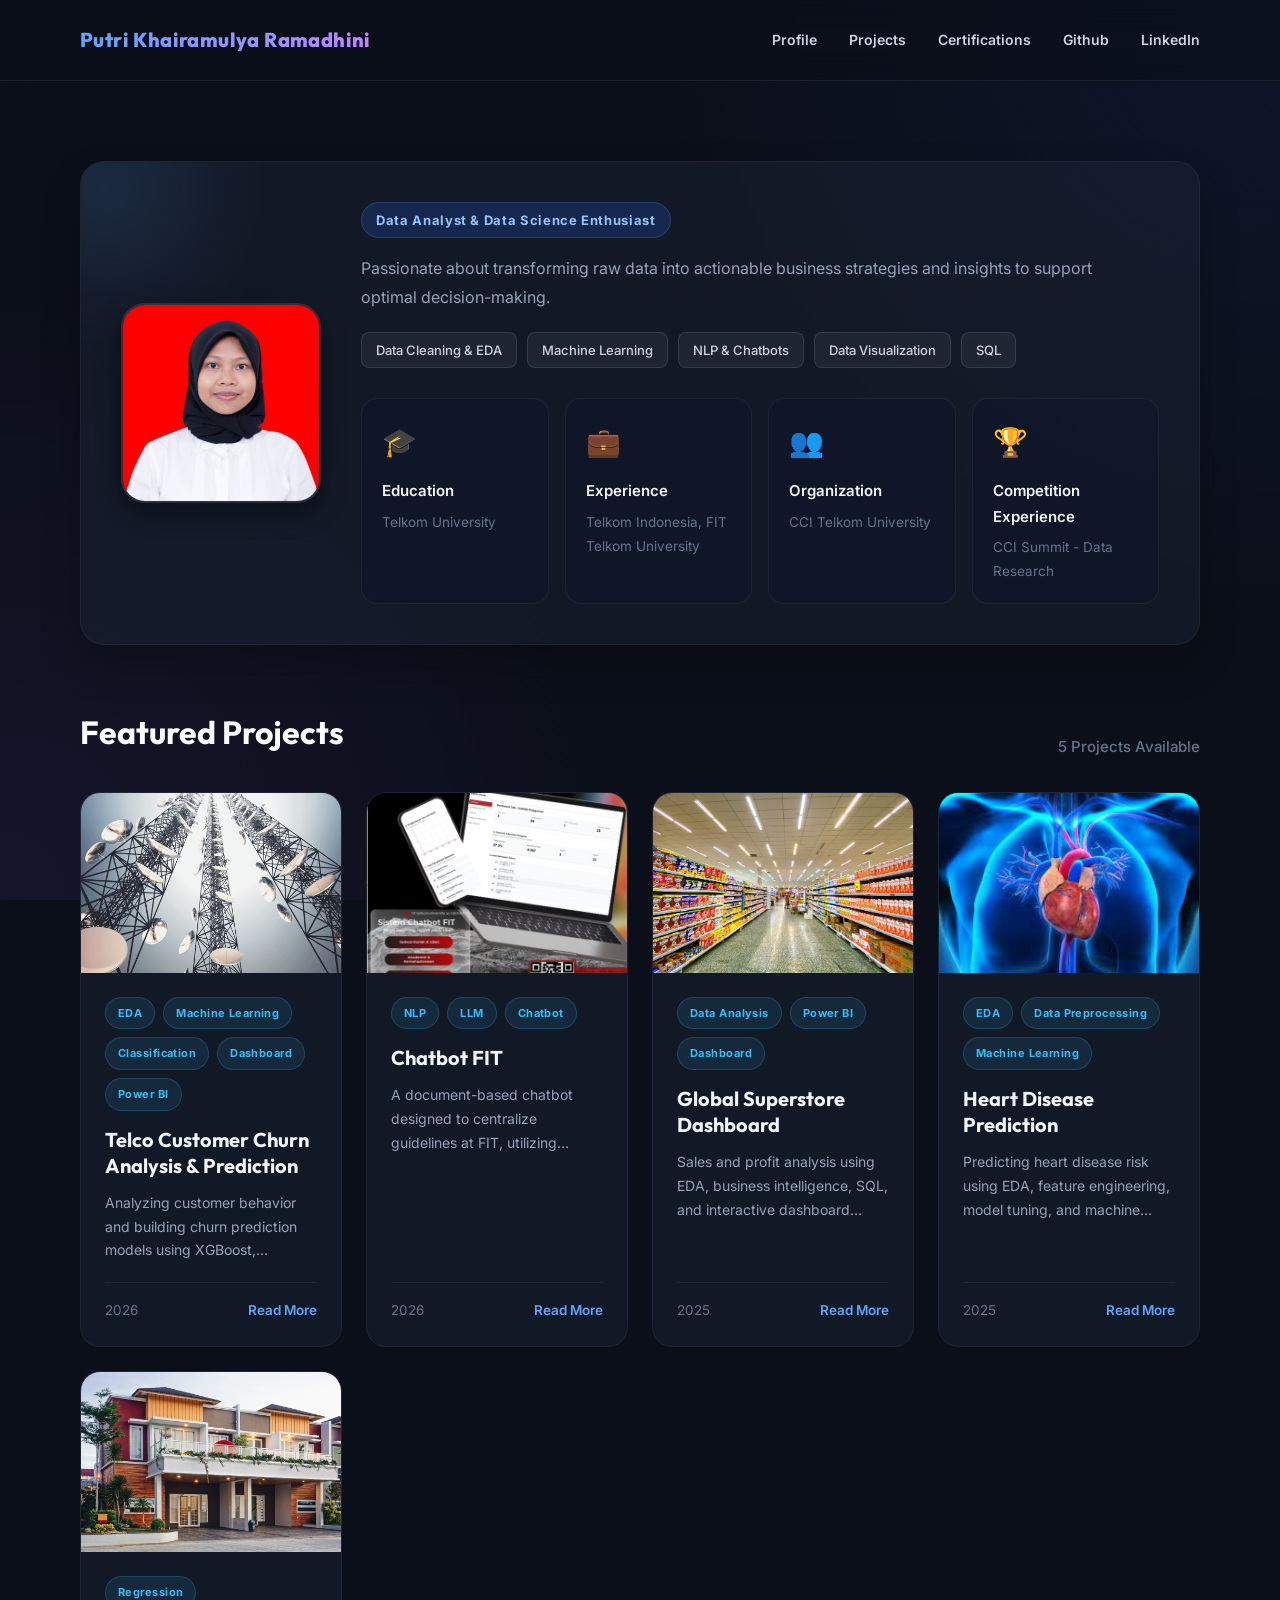
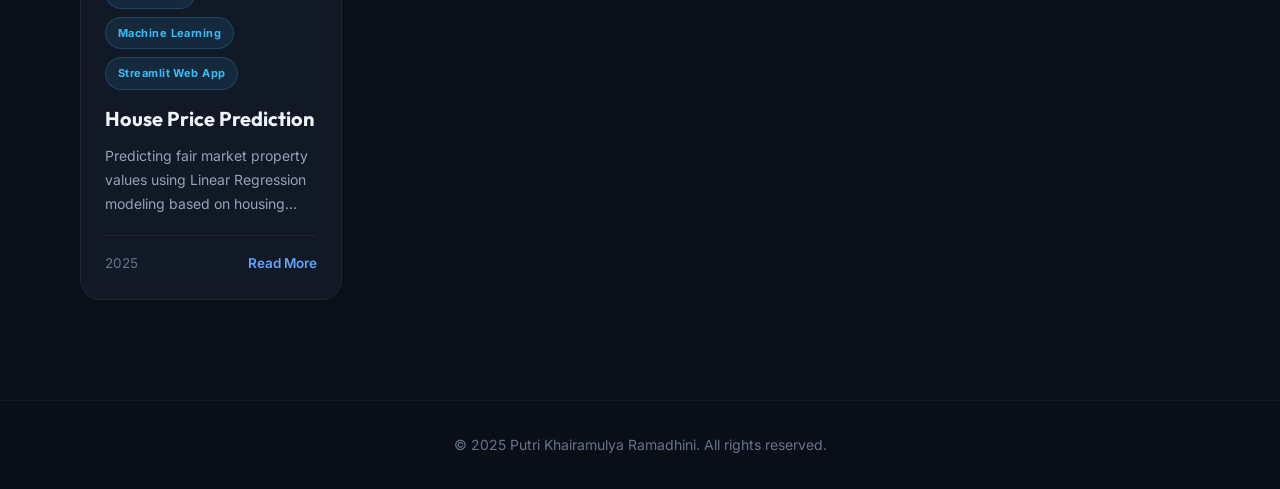
<file: index.html>
<!DOCTYPE html>
<html lang="id">

<head>
  <meta charset="UTF-8" />
  <meta name="viewport" content="width=device-width, initial-scale=1.0" />

  <title>Portfolio | Putri Khairamulya Ramadhini</title>

  <link rel="stylesheet" href="style.css" />
</head>

<body>

  <!-- HEADER -->
  <header>
    <div class="container navbar">

      <a href="index.html" class="brand">
        Putri Khairamulya Ramadhini
      </a>

      <nav class="nav-links">
        <a href="profile-details.html">Profile</a>
        <a href="project.html">Projects</a>
        <a href="certification.html">Certifications</a>

        <a href="https://github.com/putrikhairamulyaR" target="_blank">
          Github
        </a>

        <a href="https://www.linkedin.com/in/putri-khairamulya-ramadhini-48692b2a8" target="_blank">
          LinkedIn
        </a>
      </nav>

    </div>
  </header>

  <!-- MAIN -->
  <main>

    <!-- PROFILE -->
    <section class="container profile-section" id="profile">

      <div class="profile-card">

        <div class="profile-photo">
          <img src="image/profile.jpeg" alt="Foto Profil">
        </div>

        <div class="profile-content">

          <span class="section-label">
            Data Analyst & Data Science Enthusiast
          </span>

          <p>
            Passionate about transforming raw data into actionable business strategies and insights to support optimal
            decision-making.
          </p>

          <div class="skills-list">
            <span class="skill-tag">Data Cleaning & EDA</span>
            <span class="skill-tag">Machine Learning</span>
            <span class="skill-tag">NLP & Chatbots</span>
            <span class="skill-tag">Data Visualization</span>
            <span class="skill-tag">SQL</span>
          </div>

          <div class="profile-icons">

            <a href="profile-details.html#education" class="profile-icon-card">
              <div class="icon">🎓</div>
              <strong>Education</strong>
              <span>Telkom University</span>
            </a>

            <a href="profile-details.html#experience" class="profile-icon-card">
              <div class="icon">💼</div>
              <strong>Experience</strong>
              <span>Telkom Indonesia, FIT Telkom University</span>
            </a>

            <a href="profile-details.html#organization" class="profile-icon-card">
              <div class="icon">👥</div>
              <strong>Organization</strong>
              <span>CCI Telkom University</span>
            </a>

            <a href="profile-details.html#competition" class="profile-icon-card">
              <div class="icon">🏆</div>
              <strong>Competition Experience</strong>
              <span>CCI Summit - Data Research</span>
            </a>

          </div>
        </div>
      </div>
    </section>

    <!-- PROJECTS -->
    <section class="container projects-section" id="projects">

      <div class="section-header">
        <h2>Featured Projects</h2>
        <span>5 Projects Available</span>
      </div>

      <div class="portfolio-grid">
        <article class="card">
          <a href="telco.html">
            <img src="image/telco.png" alt="Telco Customer Churn Analysis">
            <div class="card-content">
              <div class="tags">
                <span class="tag">EDA</span>
                <span class="tag">Machine Learning</span>
                <span class="tag">Classification</span>
                <span class="tag">Dashboard</span>
                <span class="tag">Power BI</span>
              </div>
              <h3>Telco Customer Churn Analysis &amp; Prediction</h3>
              <p>
                Analyzing customer behavior and building churn prediction models using XGBoost, LightGBM,
                and CatBoost to identify at-risk customers.
              </p>
              <div class="card-footer">
                <span>2026</span>
                <span class="read-more">
                  Read More
                </span>
              </div>
            </div>
          </a>
        </article>
        <!-- PROJECT CARD 4 -->
        <article class="card">
          <a href="chatbot FIT.html">
            <img src="image/chatbot.jpeg" alt="Chatbot FIT" onerror="this.src='image/chatbot.png'">
            <div class="card-content">
              <div class="tags">
                <span class="tag">NLP</span>
                <span class="tag">LLM</span>
                <span class="tag">Chatbot</span>
              </div>
              <h3>Chatbot FIT</h3>
              <p>
                A document-based chatbot designed to centralize guidelines at FIT, utilizing Ollama Qwen Instruct,
                Qdrant, and sentiment analysis.
              </p>
              <div class="card-footer">
                <span>2026</span>
                <span class="read-more">
                  Read More
                </span>
              </div>
            </div>
          </a>
        </article>
        <!-- PROJECT CARD 1 -->
        <article class="card">

          <a href="superstore.html">

            <img src="image/globalsuperstore.jpg" alt="Global Superstore Dashboard">

            <div class="card-content">

              <div class="tags">
                <span class="tag">Data Analysis</span>
                <span class="tag">Power BI</span>
                <span class="tag">Dashboard</span>
              </div>

              <h3>Global Superstore Dashboard</h3>

              <p>
                Sales and profit analysis using EDA, business intelligence, SQL, and interactive dashboard visualization
                to uncover regional insights.
              </p>

              <div class="card-footer">
                <span>2025</span>

                <span class="read-more">
                  Read More
                </span>
              </div>

            </div>

          </a>

        </article>

        <!-- PROJECT CARD 2 -->
        <article class="card">

          <a href="HeartDisease.html">

            <img src="image/heart.jpg" alt="Heart Disease Prediction">

            <div class="card-content">

              <div class="tags">
                <span class="tag">EDA</span>
                <span class="tag">Data Preprocessing</span>
                <span class="tag">Machine Learning</span>
              </div>

              <h3>Heart Disease Prediction</h3>

              <p>
                Predicting heart disease risk using EDA, feature engineering, model tuning, and machine learning
                classification algorithms.
              </p>

              <div class="card-footer">
                <span>2025</span>

                <span class="read-more">
                  Read More
                </span>
              </div>

            </div>

          </a>

        </article>

        <!-- PROJECT CARD 3 -->
        <article class="card">
          <a href="prediksi rumah.html">
            <img src="image/rumah.jpg" alt="House Price Prediction">
            <div class="card-content">
              <div class="tags">
                <span class="tag">Regression</span>
                <span class="tag">Machine Learning</span>
                <span class="tag">Streamlit Web App</span>
              </div>
              <h3>House Price Prediction</h3>
              <p>
                Predicting fair market property values using Linear Regression modeling based on housing specifications
                and neighborhood quality factors.
              </p>
              <div class="card-footer">
                <span>2025</span>
                <span class="read-more">
                  Read More
                </span>
              </div>
            </div>
          </a>
        </article>
      </div>

    </section>

  </main>

  <!-- FOOTER -->
  <footer>
    <div class="container">
      © 2025 Putri Khairamulya Ramadhini. All rights reserved.
    </div>
  </footer>

</body>

</html>
</file>
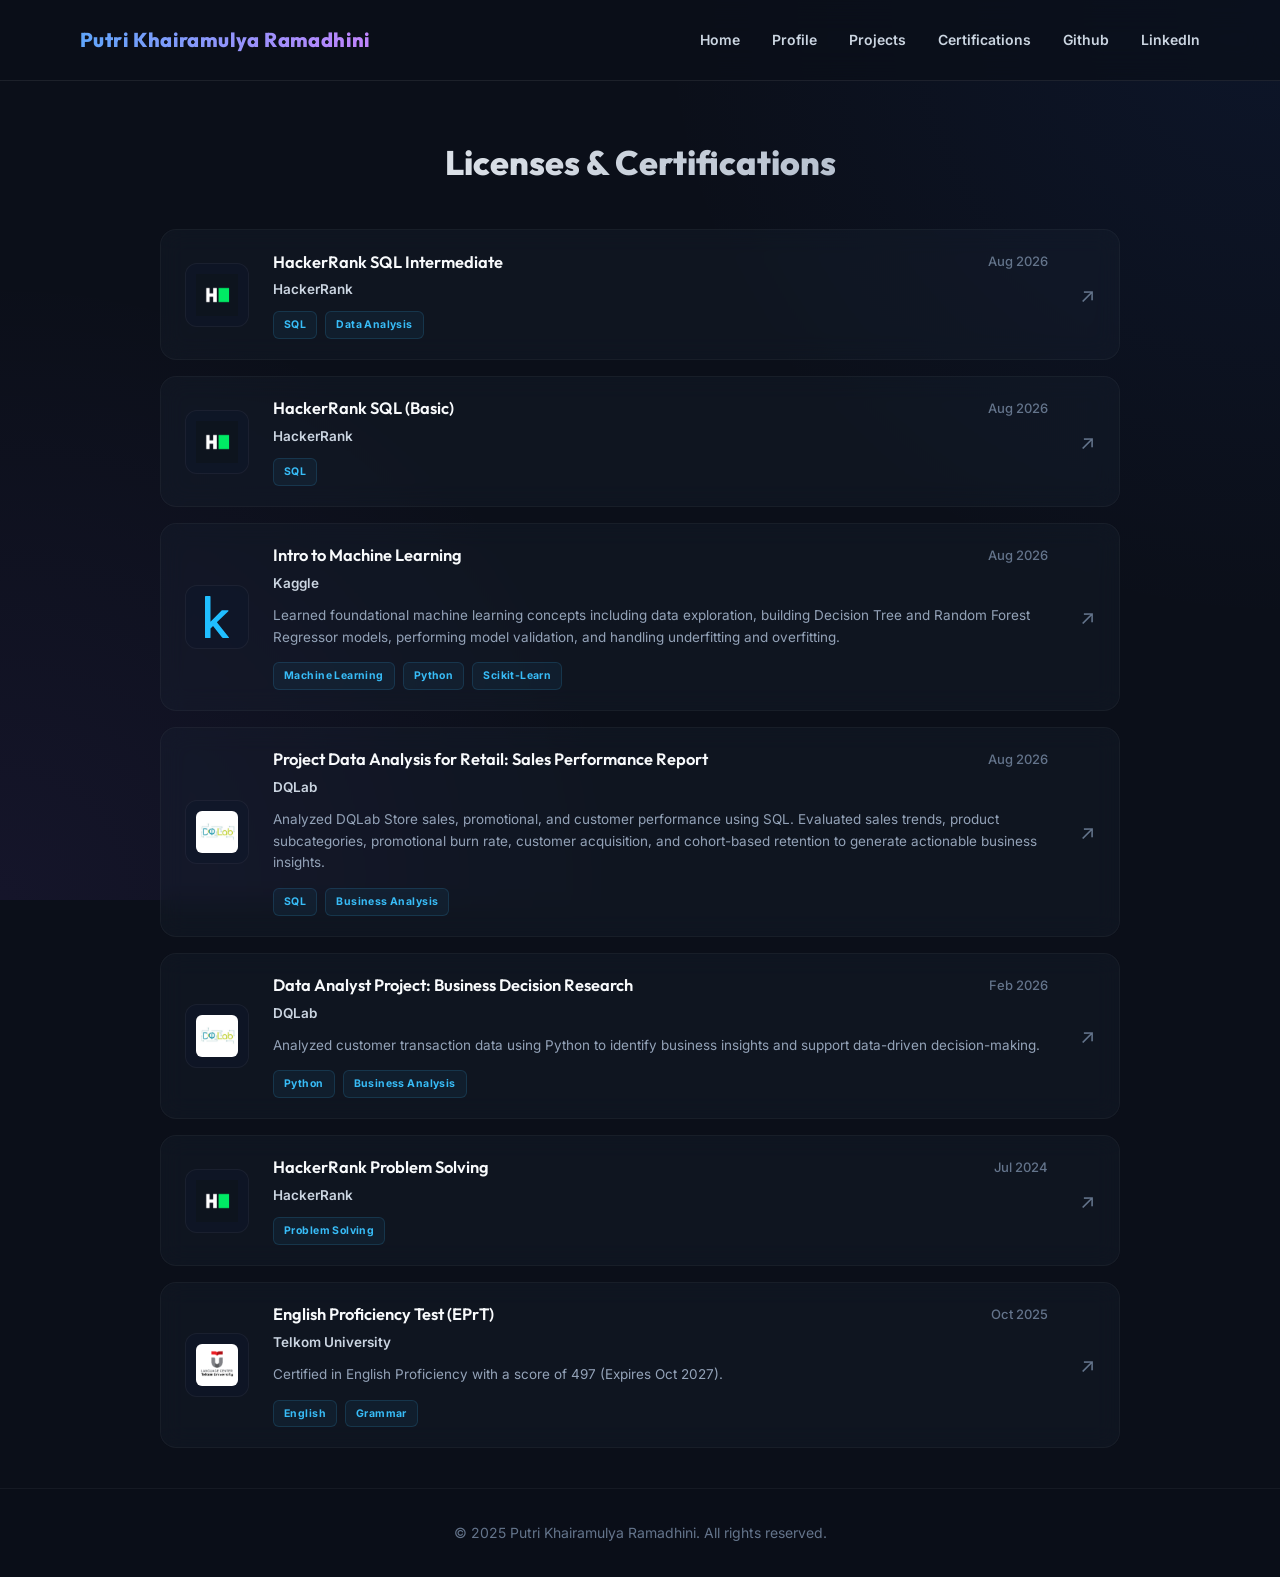
<file: certification.html>
<!DOCTYPE html>
<html lang="id">
<head>
  <meta charset="UTF-8" />
  <meta name="viewport" content="width=device-width, initial-scale=1.0" />
  <title>Certifications | Putri Khairamulya Ramadhini</title>
  <link rel="stylesheet" href="style.css" />
</head>
<body>
  <!-- HEADER -->
  <header>
    <div class="container navbar">
      <a href="index.html" class="brand">Putri Khairamulya Ramadhini</a>
      <nav class="nav-links">
        <a href="index.html">Home</a>
        <a href="profile-details.html">Profile</a>
        <a href="project.html">Projects</a>
        <a href="certification.html">Certifications</a>
        <a href="https://github.com/putrikhairamulyaR" target="_blank">Github</a>
        <a href="https://www.linkedin.com/in/putri-khairamulya-ramadhini-48692b2a8" target="_blank">LinkedIn</a>
      </nav>
    </div>
  </header>

  <!-- MAIN -->
  <main class="container">
    <section class="page-header">
      <h1>Licenses & Certifications</h1>
    </section>

    <section class="project-group">
      <div class="cert-grid">
        
        <!-- CERTIFICATE 1 -->
        <article class="cert-card">
          <a href="SERTIF/sql_intermediate certificate.pdf" target="_blank">
            <div class="cert-logo">
              <img src="image/hackerrank.png" alt="HackerRank Logo">
            </div>
            <div class="cert-content">
              <div class="cert-header-row">
                <h3>HackerRank SQL Intermediate</h3>
                <div class="date">Aug 2026</div>
              </div>
              <div class="cert-meta">
                <span class="issuer">HackerRank</span>
              </div>
              <div class="cert-tags-row">
                <span class="tag">SQL</span>
                <span class="tag">Data Analysis</span>
              </div>
            </div>
            <div class="cert-action">↗</div>
          </a>
        </article>

        <!-- CERTIFICATE 2 -->
        <article class="cert-card">
          <a href="SERTIF/sql_basic certificate.pdf" target="_blank">
            <div class="cert-logo">
              <img src="image/hackerrank.png" alt="HackerRank Logo">
            </div>
            <div class="cert-content">
              <div class="cert-header-row">
                <h3>HackerRank SQL (Basic)</h3>
                <div class="date">Aug 2026</div>
              </div>
              <div class="cert-meta">
                <span class="issuer">HackerRank</span>
              </div>
              <div class="cert-tags-row">
                <span class="tag">SQL</span>
              </div>
            </div>
            <div class="cert-action">↗</div>
          </a>
        </article>

        <!-- CERTIFICATE 3 -->
        <article class="cert-card">
          <a href="SERTIF/putrikhaira - Intro to Machine Learning.pdf" target="_blank">
            <div class="cert-logo">
              <img src="image/kaggle.svg" alt="Kaggle Logo" style="border-radius: 4px;">
            </div>
            <div class="cert-content">
              <div class="cert-header-row">
                <h3>Intro to Machine Learning</h3>
                <div class="date">Aug 2026</div>
              </div>
              <div class="cert-meta">
                <span class="issuer">Kaggle</span>
              </div>
              <p class="desc">Learned foundational machine learning concepts including data exploration, building Decision Tree and Random Forest Regressor models, performing model validation, and handling underfitting and overfitting.</p>
              <div class="cert-tags-row">
                <span class="tag">Machine Learning</span>
                <span class="tag">Python</span>
                <span class="tag">Scikit-Learn</span>
              </div>
            </div>
            <div class="cert-action">↗</div>
          </a>
        </article>

        <!-- CERTIFICATE 4 -->
        <article class="cert-card">
          <a href="SERTIF/certificate-DQLABPRJC4IAIOFO (1).pdf" target="_blank">
            <div class="cert-logo">
              <img src="image/DQLAB.jpg" alt="DQLab Logo" style="border-radius: 6px;">
            </div>
            <div class="cert-content">
              <div class="cert-header-row">
                <h3>Project Data Analysis for Retail: Sales Performance Report</h3>
                <div class="date">Aug 2026</div>
              </div>
              <div class="cert-meta">
                <span class="issuer">DQLab</span>
              </div>
              <p class="desc">Analyzed DQLab Store sales, promotional, and customer performance using SQL. Evaluated sales trends, product subcategories, promotional burn rate, customer acquisition, and cohort-based retention to generate actionable business insights.</p>
              <div class="cert-tags-row">
                <span class="tag">SQL</span>
                <span class="tag">Business Analysis</span>
              </div>
            </div>
            <div class="cert-action">↗</div>
          </a>
        </article>

        <!-- CERTIFICATE 5 -->
        <article class="cert-card">
          <a href="SERTIF/certificate-DQLABDVIZ2HVIWPD.pdf" target="_blank">
            <div class="cert-logo">
              <img src="image/DQLAB.jpg" alt="DQLab Logo" style="border-radius: 6px;">
            </div>
            <div class="cert-content">
              <div class="cert-header-row">
                <h3>Data Analyst Project: Business Decision Research</h3>
                <div class="date">Feb 2026</div>
              </div>
              <div class="cert-meta">
                <span class="issuer">DQLab</span>
              </div>
              <p class="desc">Analyzed customer transaction data using Python to identify business insights and support data-driven decision-making.</p>
              <div class="cert-tags-row">
                <span class="tag">Python</span>
                <span class="tag">Business Analysis</span>
              </div>
            </div>
            <div class="cert-action">↗</div>
          </a>
        </article>

        <!-- CERTIFICATE 6 -->
        <article class="cert-card">
          <a href="SERTIF/problem_solving_basic certificate.pdf" target="_blank">
            <div class="cert-logo">
              <img src="image/hackerrank.png" alt="HackerRank Logo">
            </div>
            <div class="cert-content">
              <div class="cert-header-row">
                <h3>HackerRank Problem Solving</h3>
                <div class="date">Jul 2024</div>
              </div>
              <div class="cert-meta">
                <span class="issuer">HackerRank</span>
              </div>
              <div class="cert-tags-row">
                <span class="tag">Problem Solving</span>
              </div>
            </div>
            <div class="cert-action">↗</div>
          </a>
        </article>

        <!-- CERTIFICATE 7 -->
        <article class="cert-card">
          <a href="SERTIF/EPRT (2).pdf" target="_blank">
            <div class="cert-logo">
              <img src="image/lac eprt.png" alt="EPrT Logo" style="border-radius: 6px;">
            </div>
            <div class="cert-content">
              <div class="cert-header-row">
                <h3>English Proficiency Test (EPrT)</h3>
                <div class="date">Oct 2025</div>
              </div>
              <div class="cert-meta">
                <span class="issuer">Telkom University</span>
              </div>
              <p class="desc">Certified in English Proficiency with a score of 497 (Expires Oct 2027).</p>
              <div class="cert-tags-row">
                <span class="tag">English</span>
                <span class="tag">Grammar</span>
              </div>
            </div>
            <div class="cert-action">↗</div>
          </a>
        </article>

      </div>
    </section>
  </main>

  <!-- FOOTER -->
  <footer>
    <div class="container">
      © 2025 Putri Khairamulya Ramadhini. All rights reserved.
    </div>
  </footer>
</body>
</html>
</file>
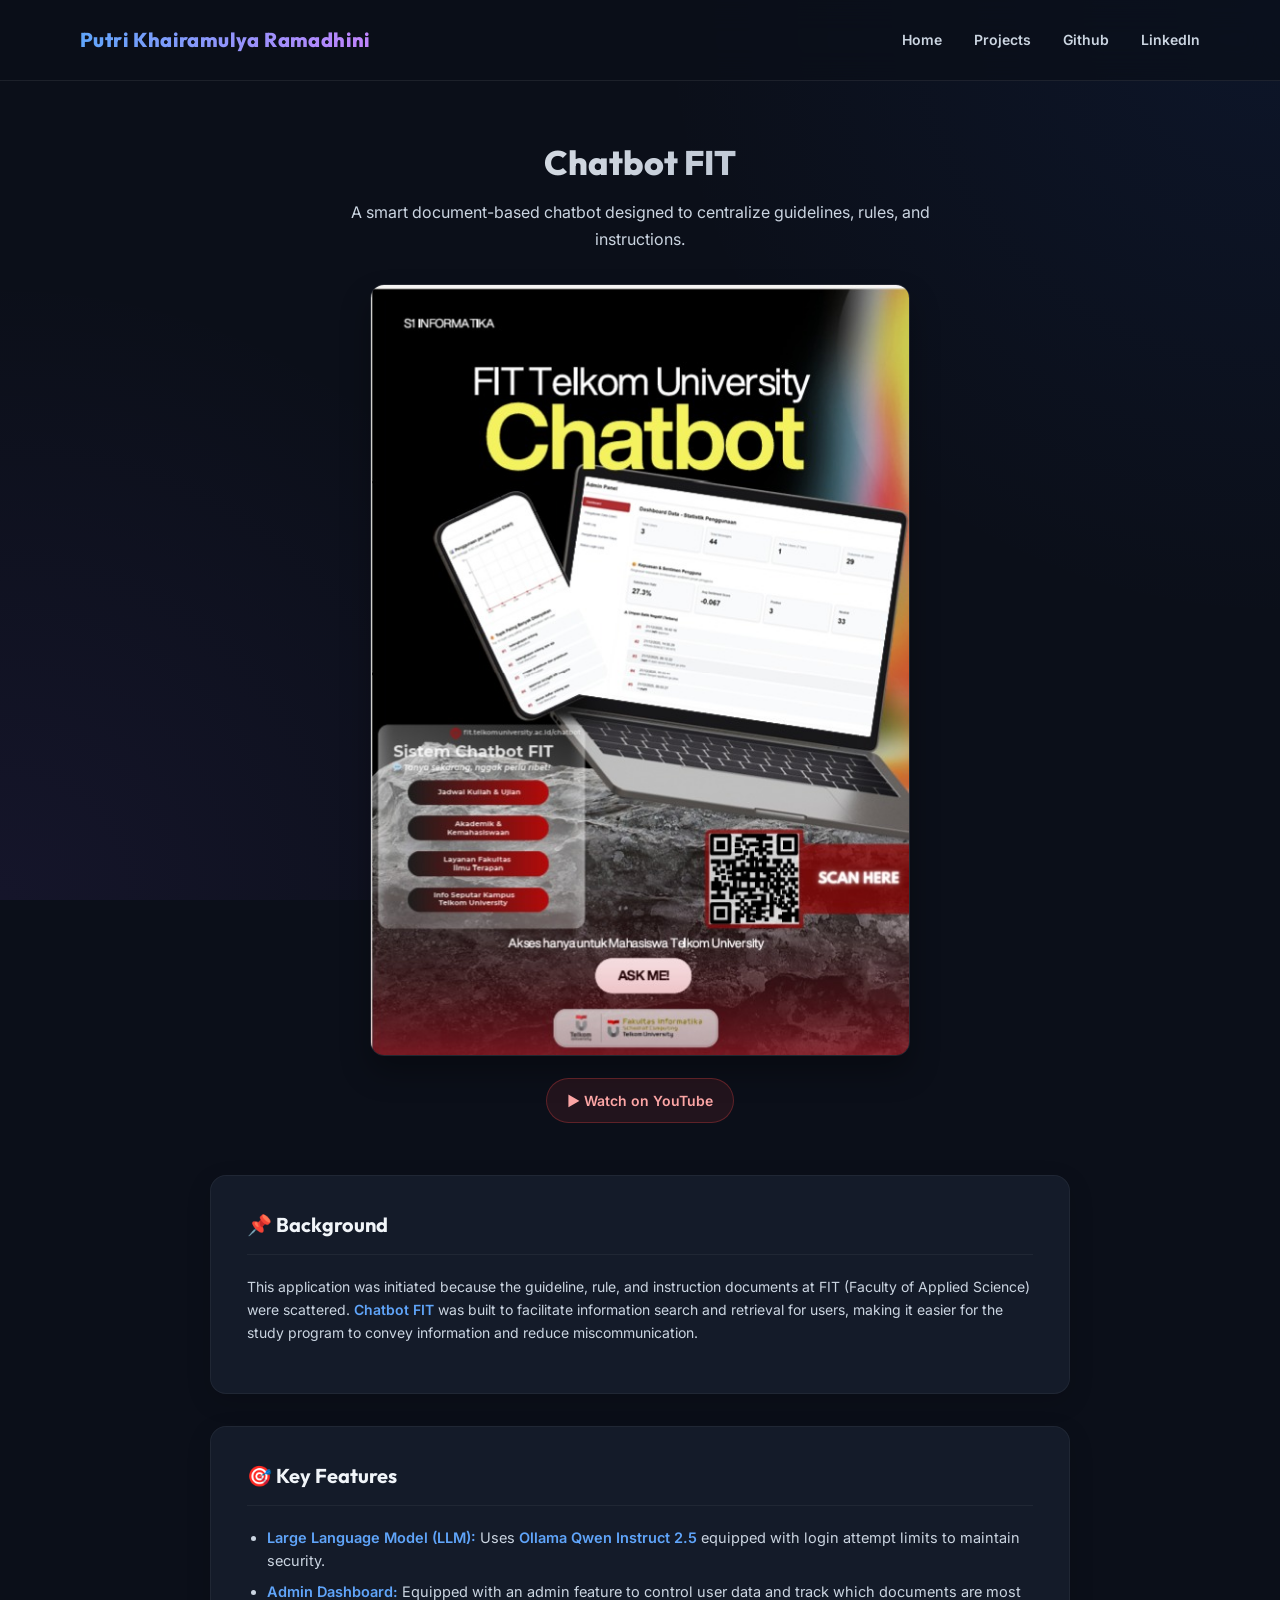
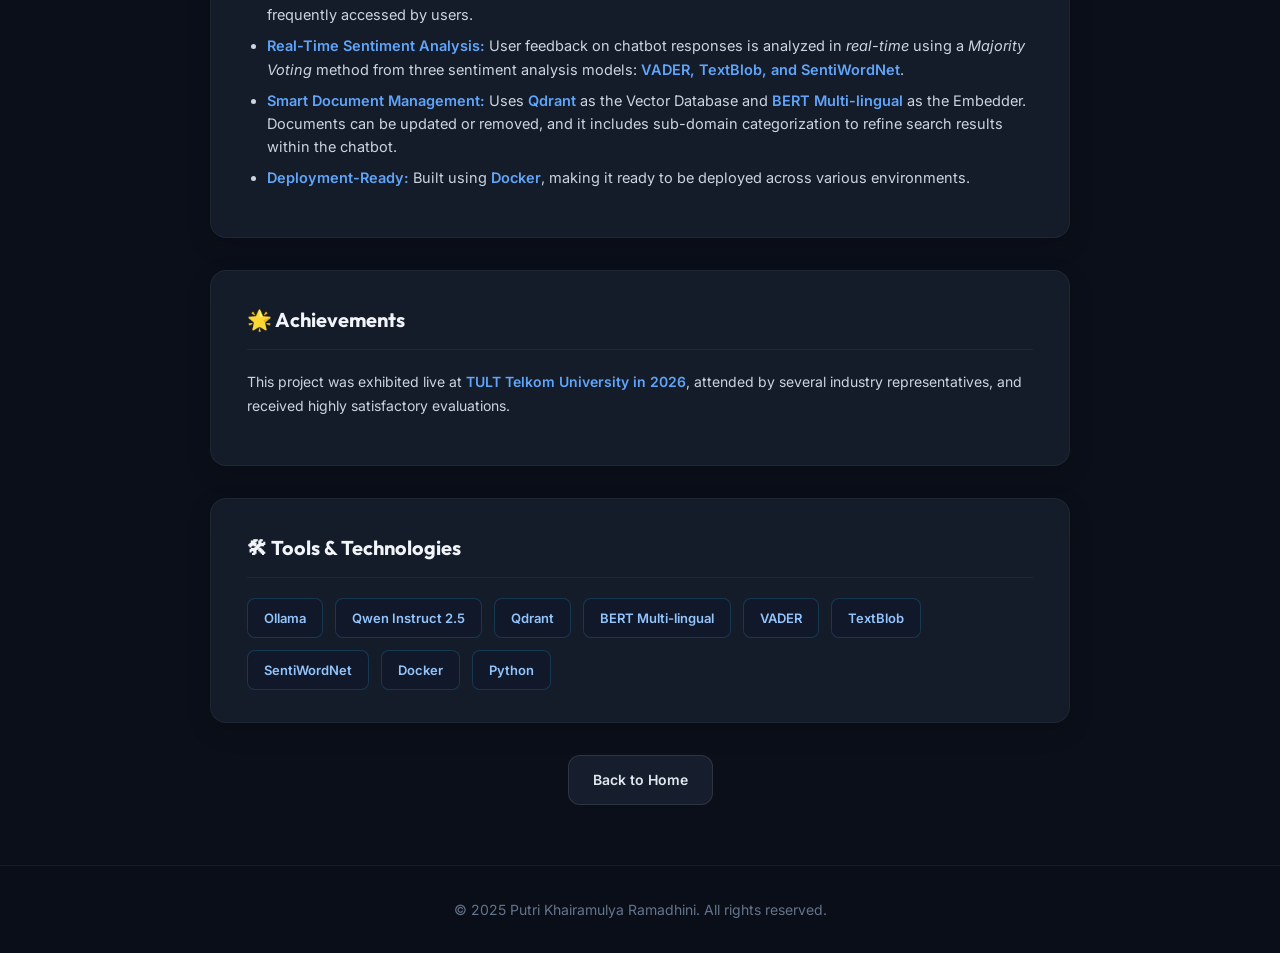
<file: chatbot FIT.html>
<!DOCTYPE html>
<html lang="id">

<head>
  <meta charset="UTF-8" />
  <meta name="viewport" content="width=device-width, initial-scale=1.0" />

  <title>Chatbot FIT | Putri Khairamulya Ramadhini</title>

  <link rel="stylesheet" href="style.css" />
</head>

<body>

  <!-- HEADER -->
  <header>
    <div class="container navbar">
      <a href="index.html" class="brand">
        Putri Khairamulya Ramadhini
      </a>

      <nav class="nav-links">
        <a href="index.html">Home</a>
        <a href="index.html#projects">Projects</a>
        <a href="https://github.com/putrikhairamulyaR" target="_blank">Github</a>
        <a href="https://www.linkedin.com/in/putri-khairamulya-ramadhini-48692b2a8" target="_blank">LinkedIn</a>
      </nav>
    </div>
  </header>

  <!-- MAIN -->
  <main class="container">

    <!-- PAGE HEADER -->
    <section class="page-header">
      <h1>Chatbot FIT</h1>
      <p>
        A smart document-based chatbot designed to centralize guidelines, rules, and instructions.
      </p>
    </section>

    <!-- HERO IMAGE -->
    <div class="hero-container">
      <img class="hero-image" src="image/chatbot.jpeg" alt="Chatbot FIT" onerror="this.src='image/chatbot.png'">
      <a href="https://youtu.be/6pucNGqahJY?si=l_x3JUqdTHypL09w" target="_blank" class="youtube-btn">
        ▶ Watch on YouTube
      </a>
    </div>

    <!-- OVERVIEW -->
    <section class="content-card">
      <h2>📌 Background</h2>
      <p>
        This application was initiated because the guideline, rule, and instruction documents at FIT (Faculty of Applied Science) were scattered. 
        <strong>Chatbot FIT</strong> was built to facilitate information search and retrieval for users, making it easier for the study program to convey information and reduce miscommunication.
      </p>
    </section>

    <!-- FEATURES -->
    <section class="content-card">
      <h2>🎯 Key Features</h2>
      <ul>
        <li>
          <strong>Large Language Model (LLM):</strong> Uses <strong>Ollama Qwen Instruct 2.5</strong> equipped with login attempt limits to maintain security.
        </li>
        <li>
          <strong>Admin Dashboard:</strong> Equipped with an admin feature to control user data and track which documents are most frequently accessed by users.
        </li>
        <li>
          <strong>Real-Time Sentiment Analysis:</strong> User feedback on chatbot responses is analyzed in <i>real-time</i> using a <i>Majority Voting</i> method from three sentiment analysis models: <strong>VADER, TextBlob, and SentiWordNet</strong>.
        </li>
        <li>
          <strong>Smart Document Management:</strong> Uses <strong>Qdrant</strong> as the Vector Database and <strong>BERT Multi-lingual</strong> as the Embedder. Documents can be updated or removed, and it includes sub-domain categorization to refine search results within the chatbot.
        </li>
        <li>
          <strong>Deployment-Ready:</strong> Built using <strong>Docker</strong>, making it ready to be deployed across various environments.
        </li>
      </ul>
    </section>

    <!-- EXHIBITION -->
    <section class="content-card">
      <h2>🌟 Achievements</h2>
      <p>
        This project was exhibited live at <strong>TULT Telkom University in 2026</strong>, attended by several industry representatives, and received highly satisfactory evaluations.
      </p>
    </section>

    <!-- TOOLS -->
    <section class="content-card">
      <h2>🛠 Tools & Technologies</h2>
      <div class="tools-list">
        <span>Ollama</span>
        <span>Qwen Instruct 2.5</span>
        <span>Qdrant</span>
        <span>BERT Multi-lingual</span>
        <span>VADER</span>
        <span>TextBlob</span>
        <span>SentiWordNet</span>
        <span>Docker</span>
        <span>Python</span>
      </div>
    </section>

    <!-- BACK -->
    <a class="back-link" href="index.html">
      Back to Home
    </a>

  </main>

  <!-- FOOTER -->
  <footer>
    <div class="container">
      © 2025 Putri Khairamulya Ramadhini. All rights reserved.
    </div>
  </footer>

</body>

</html>
</file>
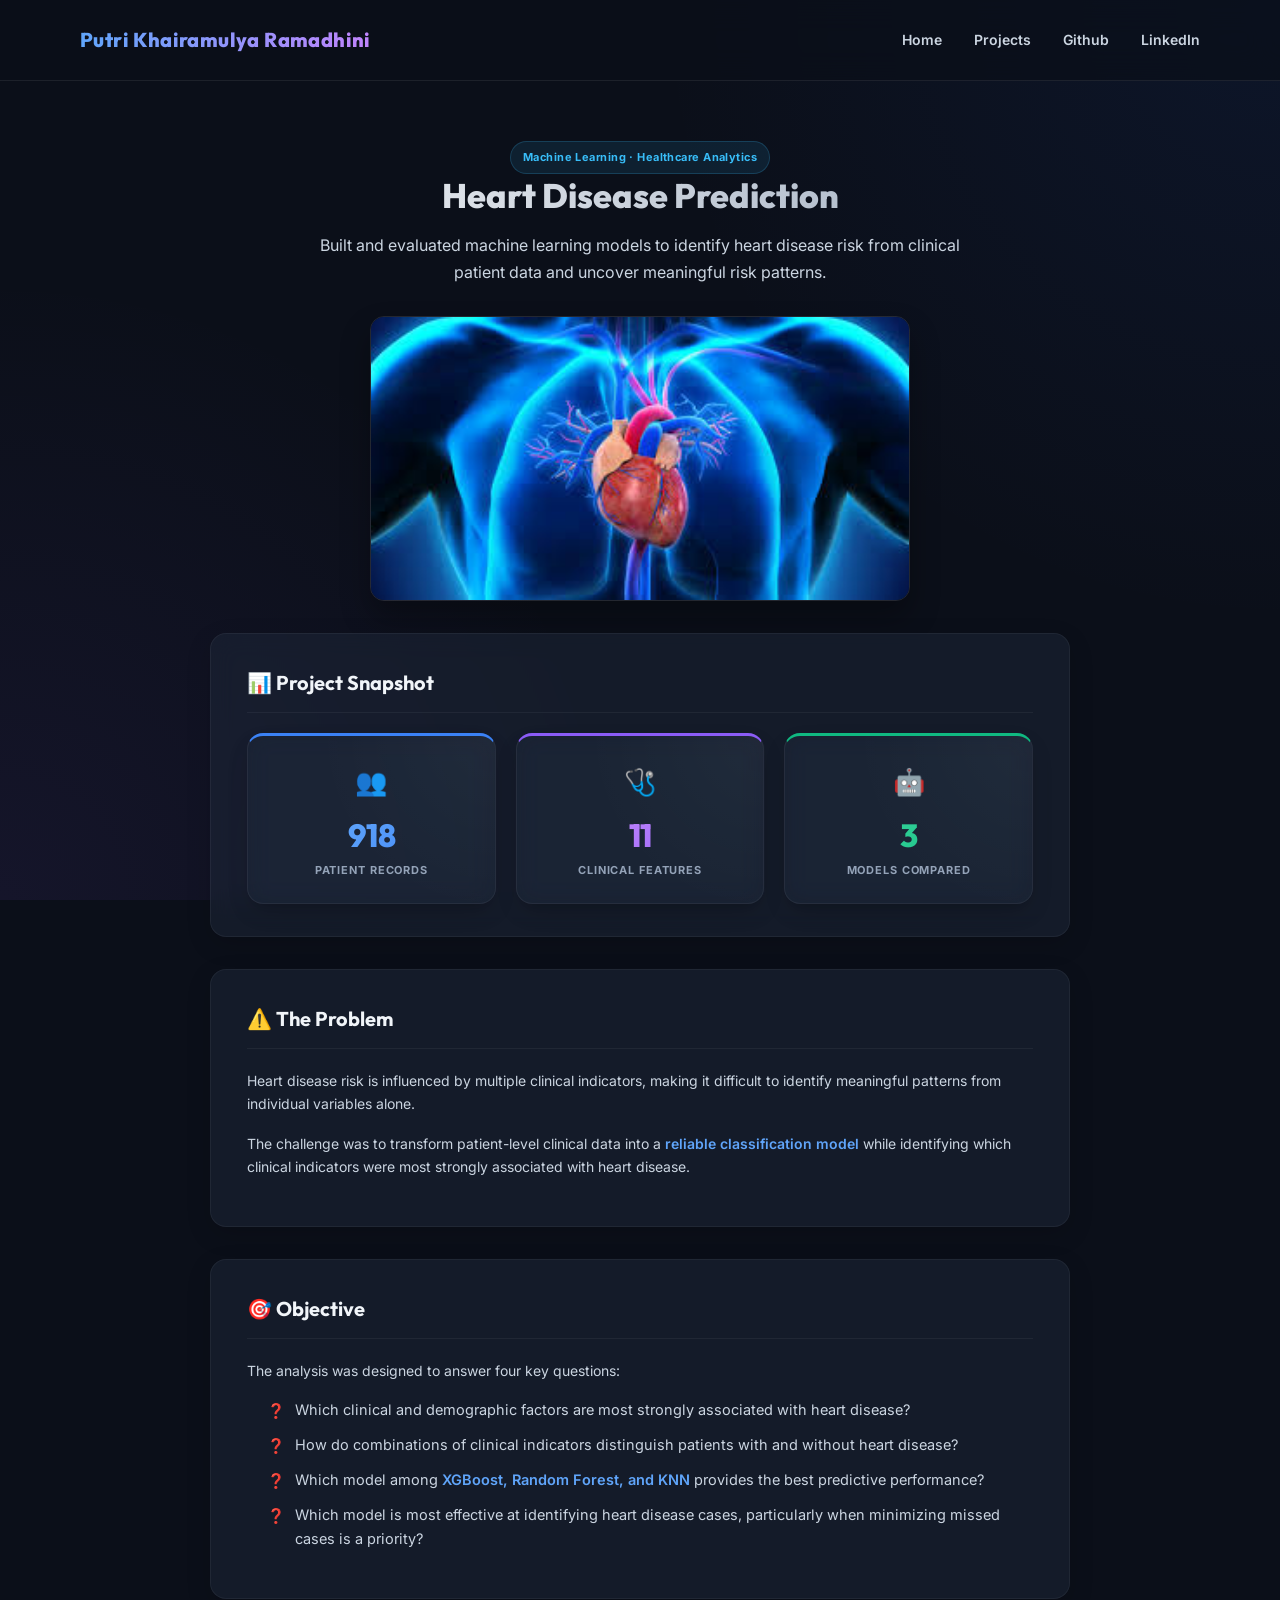
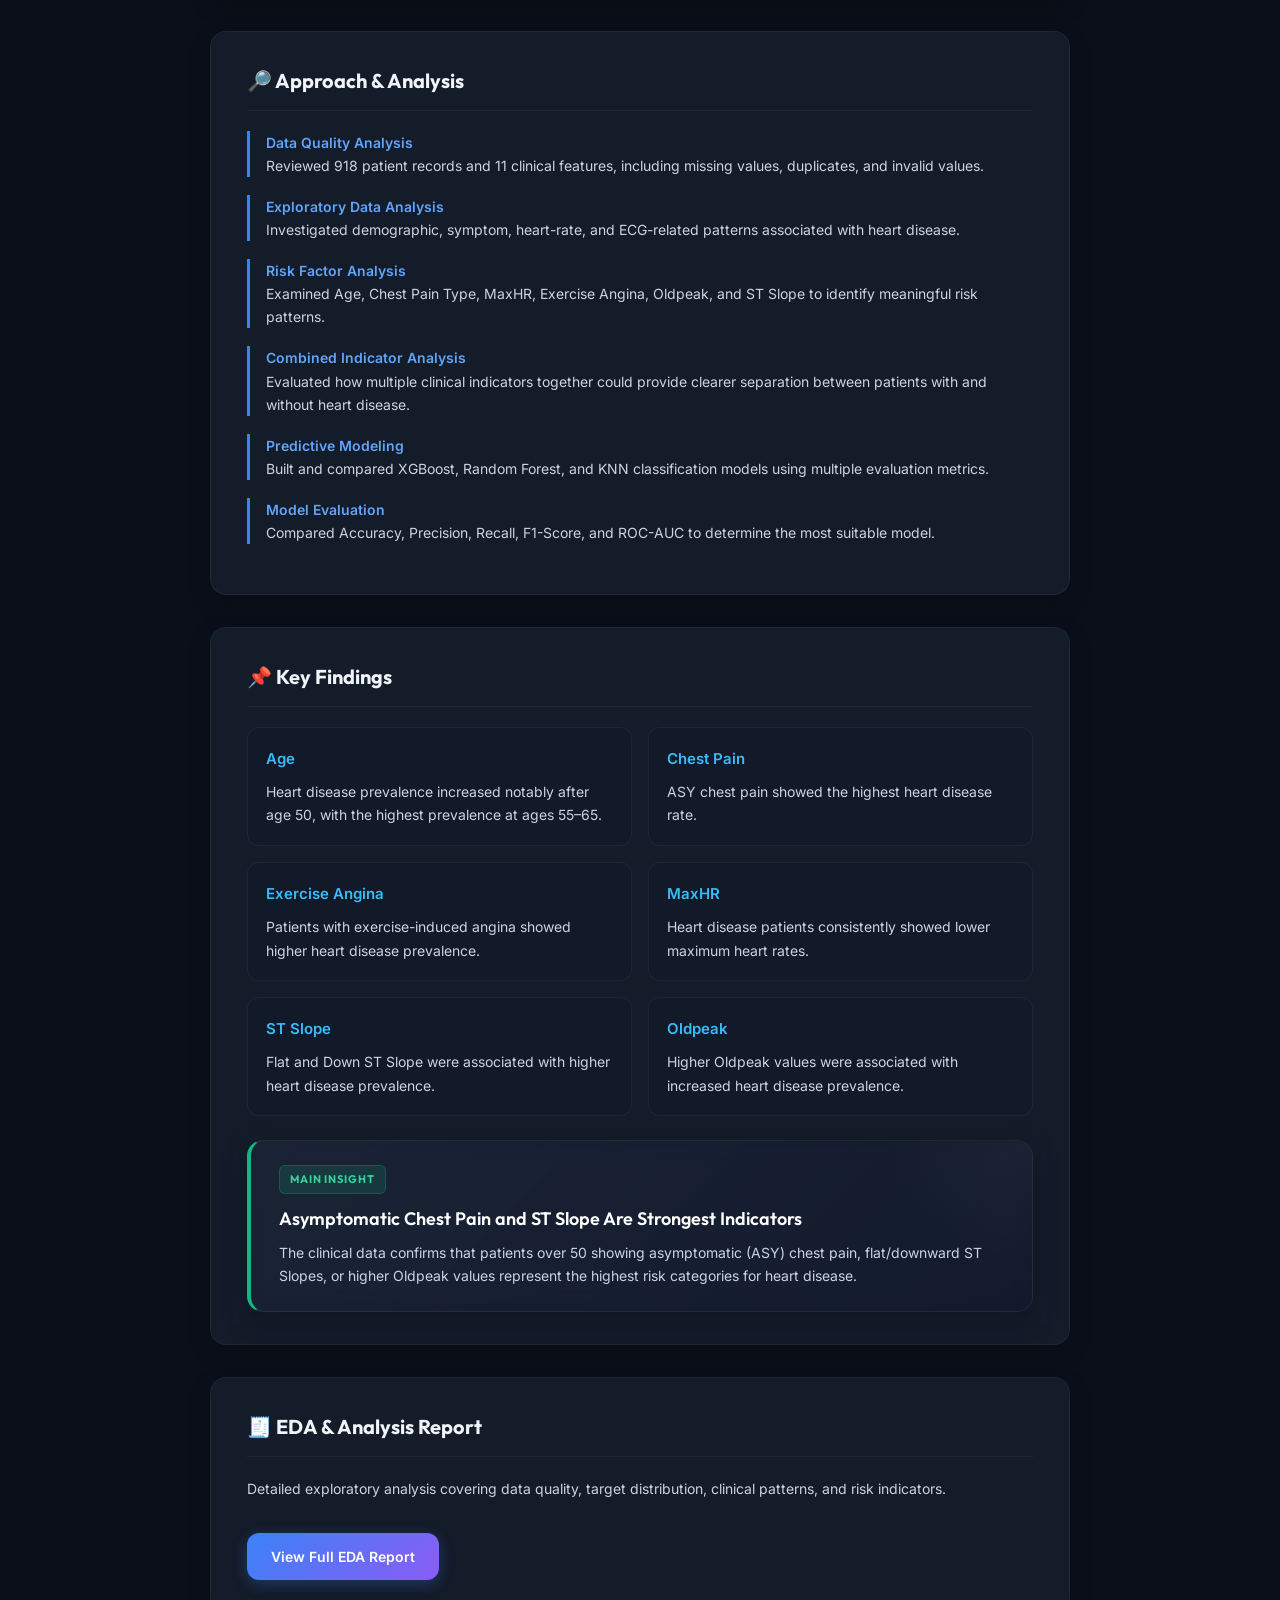
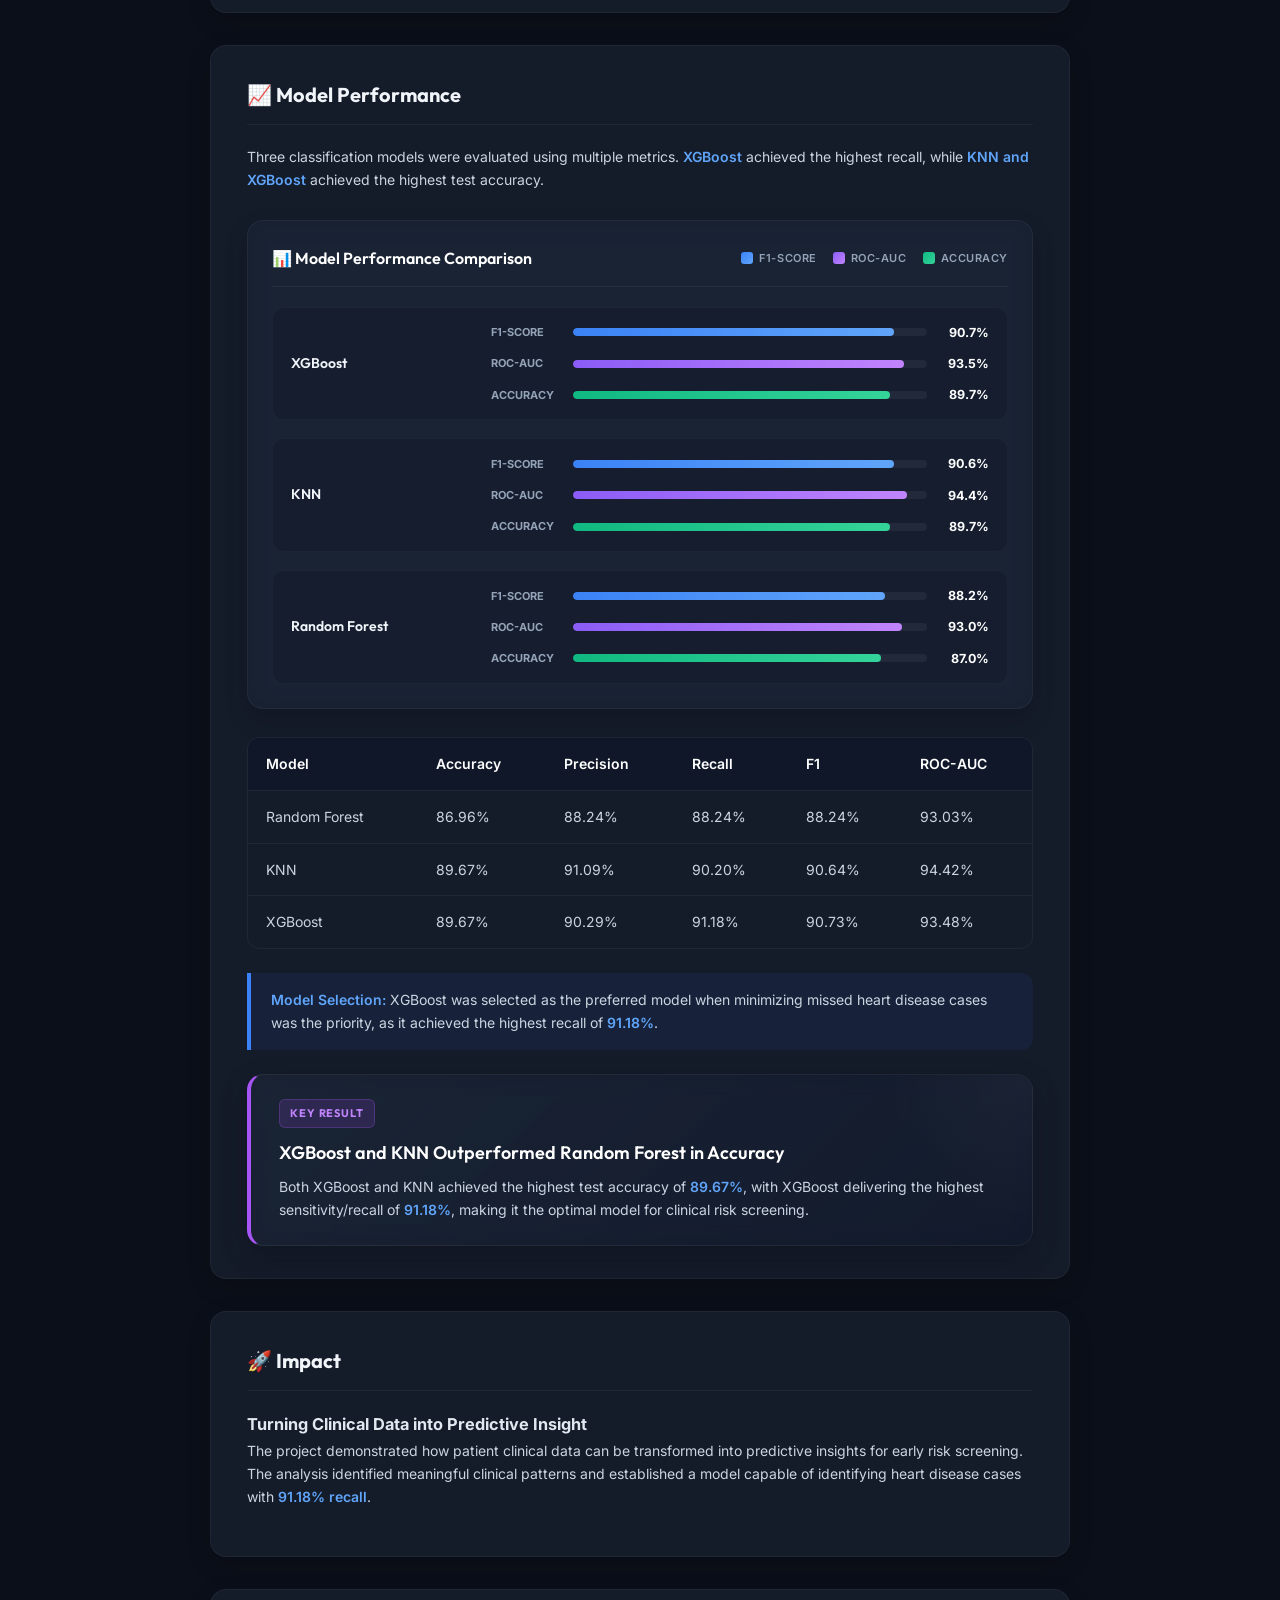
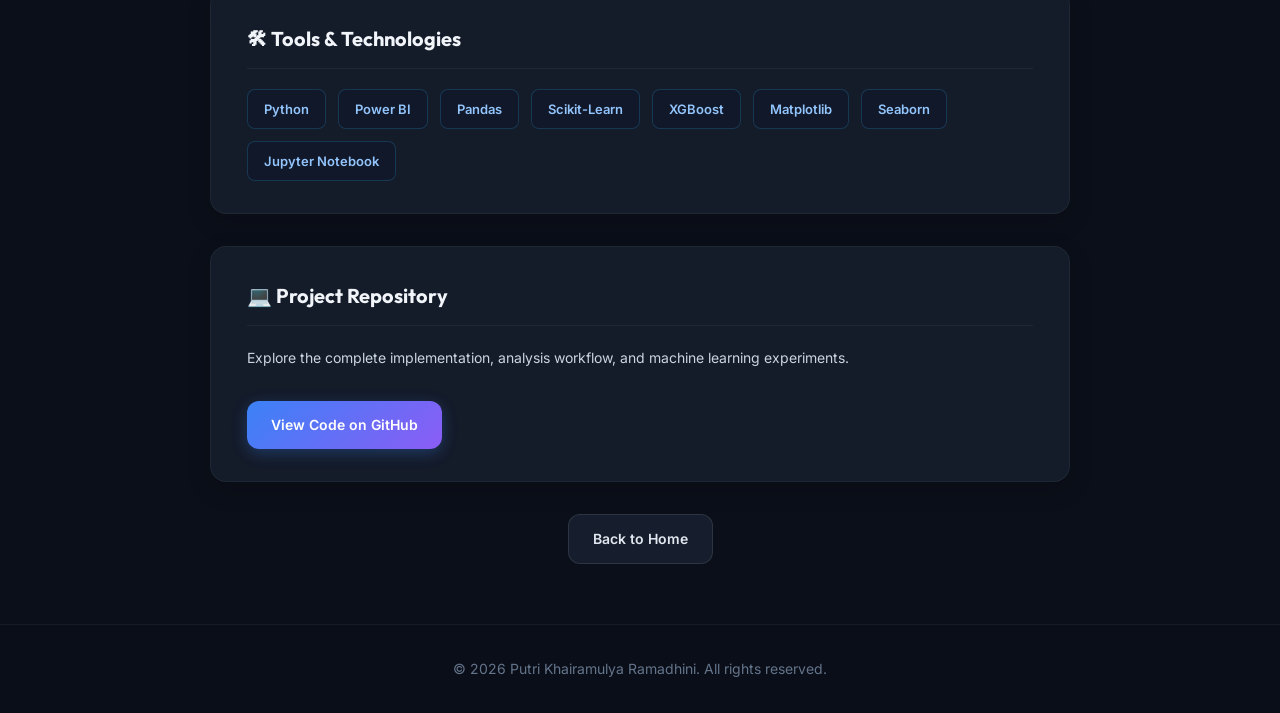
<file: HeartDisease.html>
<!DOCTYPE html>
<html lang="id">

<head>
  <meta charset="UTF-8" />
  <meta name="viewport" content="width=device-width, initial-scale=1.0" />

  <title>Heart Disease Prediction | Putri Khairamulya Ramadhini</title>

  <link rel="stylesheet" href="style.css" />
</head>

<body>



  <header>

    <div class="container navbar">

      <a href="index.html" class="brand">
        Putri Khairamulya Ramadhini
      </a>

      <nav class="nav-links">

        <a href="index.html">Home</a>

        <a href="index.html#projects">
          Projects
        </a>

        <a href="https://github.com/putrikhairamulyaR" target="_blank">
          Github
        </a>

        <a href="https://www.linkedin.com/in/putri-khairamulya-ramadhini-48692b2a8" target="_blank">
          LinkedIn
        </a>

      </nav>

    </div>

  </header>


  <main class="container">


    <!-- HERO -->

    <section class="page-header">

      <span class="tag">
        Machine Learning · Healthcare Analytics
      </span>

      <h1>
        Heart Disease Prediction
      </h1>

      <p>
        Built and evaluated machine learning models to identify heart disease
        risk from clinical patient data and uncover meaningful risk patterns.
      </p>

    </section>


    <!-- HERO IMAGE -->

    <img class="hero-image" src="image/heart.jpg" alt="Heart Disease Prediction">


    <section class="content-card">

      <h2>
        📊 Project Snapshot
      </h2>

      <div class="snapshot">

        <div class="snapshot-item">
          <span class="icon">👥</span>
          <span class="number">
            918
          </span>

          <span class="label">
            Patient Records
          </span>

        </div>


        <div class="snapshot-item">
          <span class="icon">🩺</span>
          <span class="number">
            11
          </span>

          <span class="label">
            Clinical Features
          </span>

        </div>


        <div class="snapshot-item">
          <span class="icon">🤖</span>
          <span class="number">
            3
          </span>

          <span class="label">
            Models Compared
          </span>

        </div>

      </div>

    </section>


    <section class="content-card">

      <h2>
        ⚠️ The Problem
      </h2>

      <p>
        Heart disease risk is influenced by multiple clinical indicators,
        making it difficult to identify meaningful patterns from individual
        variables alone.
      </p>

      <p>
        The challenge was to transform patient-level clinical data into a
        <strong>reliable classification model</strong> while identifying
        which clinical indicators were most strongly associated with
        heart disease.
      </p>

    </section>

    <section class="content-card">

      <h2>
        🎯 Objective
      </h2>

      <p>
        The analysis was designed to answer four key questions:
      </p>

      <ul class="question-list">

        <li>
          Which clinical and demographic factors are most strongly
          associated with heart disease?
        </li>

        <li>
          How do combinations of clinical indicators distinguish
          patients with and without heart disease?
        </li>

        <li>
          Which model among <strong>XGBoost, Random Forest, and KNN</strong>
          provides the best predictive performance?
        </li>

        <li>
          Which model is most effective at identifying heart disease cases,
          particularly when minimizing missed cases is a priority?
        </li>

      </ul>

    </section>

    <section class="content-card">

      <h2>
        🔎 Approach & Analysis
      </h2>

      <div class="analysis-item">

        <p>
          <strong>Data Quality Analysis</strong><br>
          Reviewed 918 patient records and 11 clinical features, including
          missing values, duplicates, and invalid values.
        </p>

      </div>


      <div class="analysis-item">

        <p>
          <strong>Exploratory Data Analysis</strong><br>
          Investigated demographic, symptom, heart-rate, and ECG-related
          patterns associated with heart disease.
        </p>

      </div>


      <div class="analysis-item">

        <p>
          <strong>Risk Factor Analysis</strong><br>
          Examined Age, Chest Pain Type, MaxHR, Exercise Angina,
          Oldpeak, and ST Slope to identify meaningful risk patterns.
        </p>

      </div>


      <div class="analysis-item">

        <p>
          <strong>Combined Indicator Analysis</strong><br>
          Evaluated how multiple clinical indicators together could provide
          clearer separation between patients with and without heart disease.
        </p>

      </div>


      <div class="analysis-item">

        <p>
          <strong>Predictive Modeling</strong><br>
          Built and compared XGBoost, Random Forest, and KNN classification
          models using multiple evaluation metrics.
        </p>

      </div>


      <div class="analysis-item">

        <p>
          <strong>Model Evaluation</strong><br>
          Compared Accuracy, Precision, Recall, F1-Score, and ROC-AUC
          to determine the most suitable model.
        </p>

      </div>

    </section>

    <section class="content-card">

      <h2>
        📌 Key Findings
      </h2>

      <div class="finding-grid">


        <div class="finding">

          <strong>
            Age
          </strong>

          <span>
            Heart disease prevalence increased notably after age 50,
            with the highest prevalence at ages 55–65.
          </span>

        </div>


        <div class="finding">

          <strong>
            Chest Pain
          </strong>

          <span>
            ASY chest pain showed the highest heart disease rate.
          </span>

        </div>


        <div class="finding">

          <strong>
            Exercise Angina
          </strong>

          <span>
            Patients with exercise-induced angina showed higher
            heart disease prevalence.
          </span>

        </div>


        <div class="finding">

          <strong>
            MaxHR
          </strong>

          <span>
            Heart disease patients consistently showed lower
            maximum heart rates.
          </span>

        </div>


        <div class="finding">

          <strong>
            ST Slope
          </strong>

          <span>
            Flat and Down ST Slope were associated with higher
            heart disease prevalence.
          </span>

        </div>


        <div class="finding">

          <strong>
            Oldpeak
          </strong>

          <span>
            Higher Oldpeak values were associated with increased
            heart disease prevalence.
          </span>

        </div>

      </div>

      <div class="main-insight general-insight">
        <div class="insight-label">Main Insight</div>
        <h3>Asymptomatic Chest Pain and ST Slope Are Strongest Indicators</h3>
        <p>
          The clinical data confirms that patients over 50 showing asymptomatic (ASY) chest pain, flat/downward ST
          Slopes, or higher Oldpeak values represent the highest risk categories for heart disease.
        </p>
      </div>

    </section>



    <section class="content-card">

      <h2>
        🧾 EDA & Analysis Report
      </h2>

      <p>
        Detailed exploratory analysis covering data quality, target
        distribution, clinical patterns, and risk indicators.
      </p>

      <a class="project-link" href="File/EDA%20and%20Analysis.pdf" target="_blank">
        View Full EDA Report
      </a>

    </section>



    <section class="content-card">

      <h2>
        📈 Model Performance
      </h2>

      <p>
        Three classification models were evaluated using multiple metrics.
        <strong>XGBoost</strong> achieved the highest recall, while
        <strong>KNN and XGBoost</strong> achieved the highest test accuracy.
      </p>




      <div class="chart-container">
        <div class="chart-header">
          <h3>📊 Model Performance Comparison</h3>
          <div class="chart-legend">
            <div class="legend-item"><span class="legend-color f1"></span> F1-Score</div>
            <div class="legend-item"><span class="legend-color auc"></span> ROC-AUC</div>
            <div class="legend-item"><span class="legend-color acc"></span> Accuracy</div>
          </div>
        </div>
        <div class="model-chart-grid">
          <!-- XGBoost -->
          <div class="model-chart-row">
            <div class="model-name-label">XGBoost</div>
            <div class="model-metrics-bars">
              <div class="metric-bar-group">
                <span class="metric-bar-title">F1-Score</span>
                <div class="metric-bar-track-wrapper">
                  <div class="metric-bar-fill-bar f1-fill" style="width: 90.73%"></div>
                </div>
                <span class="metric-bar-value">90.7%</span>
              </div>
              <div class="metric-bar-group">
                <span class="metric-bar-title">ROC-AUC</span>
                <div class="metric-bar-track-wrapper">
                  <div class="metric-bar-fill-bar auc-fill" style="width: 93.48%"></div>
                </div>
                <span class="metric-bar-value">93.5%</span>
              </div>
              <div class="metric-bar-group">
                <span class="metric-bar-title">Accuracy</span>
                <div class="metric-bar-track-wrapper">
                  <div class="metric-bar-fill-bar acc-fill" style="width: 89.67%"></div>
                </div>
                <span class="metric-bar-value">89.7%</span>
              </div>
            </div>
          </div>
          <!-- KNN -->
          <div class="model-chart-row">
            <div class="model-name-label">KNN</div>
            <div class="model-metrics-bars">
              <div class="metric-bar-group">
                <span class="metric-bar-title">F1-Score</span>
                <div class="metric-bar-track-wrapper">
                  <div class="metric-bar-fill-bar f1-fill" style="width: 90.64%"></div>
                </div>
                <span class="metric-bar-value">90.6%</span>
              </div>
              <div class="metric-bar-group">
                <span class="metric-bar-title">ROC-AUC</span>
                <div class="metric-bar-track-wrapper">
                  <div class="metric-bar-fill-bar auc-fill" style="width: 94.42%"></div>
                </div>
                <span class="metric-bar-value">94.4%</span>
              </div>
              <div class="metric-bar-group">
                <span class="metric-bar-title">Accuracy</span>
                <div class="metric-bar-track-wrapper">
                  <div class="metric-bar-fill-bar acc-fill" style="width: 89.67%"></div>
                </div>
                <span class="metric-bar-value">89.7%</span>
              </div>
            </div>
          </div>
          <!-- Random Forest -->
          <div class="model-chart-row">
            <div class="model-name-label">Random Forest</div>
            <div class="model-metrics-bars">
              <div class="metric-bar-group">
                <span class="metric-bar-title">F1-Score</span>
                <div class="metric-bar-track-wrapper">
                  <div class="metric-bar-fill-bar f1-fill" style="width: 88.24%"></div>
                </div>
                <span class="metric-bar-value">88.2%</span>
              </div>
              <div class="metric-bar-group">
                <span class="metric-bar-title">ROC-AUC</span>
                <div class="metric-bar-track-wrapper">
                  <div class="metric-bar-fill-bar auc-fill" style="width: 93.03%"></div>
                </div>
                <span class="metric-bar-value">93.0%</span>
              </div>
              <div class="metric-bar-group">
                <span class="metric-bar-title">Accuracy</span>
                <div class="metric-bar-track-wrapper">
                  <div class="metric-bar-fill-bar acc-fill" style="width: 86.96%"></div>
                </div>
                <span class="metric-bar-value">87.0%</span>
              </div>
            </div>
          </div>
        </div>
      </div>

      <div class="result-table-wrapper">

        <table class="result-table">

          <thead>

            <tr>

              <th>
                Model
              </th>

              <th>
                Accuracy
              </th>

              <th>
                Precision
              </th>

              <th>
                Recall
              </th>

              <th>
                F1
              </th>

              <th>
                ROC-AUC
              </th>

            </tr>

          </thead>


          <tbody>

            <tr>

              <td>
                Random Forest
              </td>

              <td>
                86.96%
              </td>

              <td>
                88.24%
              </td>

              <td>
                88.24%
              </td>

              <td>
                88.24%
              </td>

              <td>
                93.03%
              </td>

            </tr>


            <tr>

              <td>
                KNN
              </td>

              <td>
                89.67%
              </td>

              <td>
                91.09%
              </td>

              <td>
                90.20%
              </td>

              <td>
                90.64%
              </td>

              <td>
                94.42%
              </td>

            </tr>


            <tr>

              <td>
                XGBoost
              </td>

              <td>
                89.67%
              </td>

              <td>
                90.29%
              </td>

              <td>
                91.18%
              </td>

              <td>
                90.73%
              </td>

              <td>
                93.48%
              </td>

            </tr>

          </tbody>

        </table>

      </div>

      <div class="result-note">

        <strong>Model Selection:</strong>
        XGBoost was selected as the preferred model when minimizing
        missed heart disease cases was the priority, as it achieved
        the highest recall of <strong>91.18%</strong>.

      </div>

      <div class="main-insight key-result">
        <div class="insight-label">Key Result</div>
        <h3>XGBoost and KNN Outperformed Random Forest in Accuracy</h3>
        <p>
          Both XGBoost and KNN achieved the highest test accuracy of <strong>89.67%</strong>, with XGBoost delivering
          the highest sensitivity/recall of <strong>91.18%</strong>, making it the optimal model for clinical risk
          screening.
        </p>
      </div>

    </section>


    <section class="content-card">

      <h2>
        🚀 Impact
      </h2>

      <div class="impact-box">

        <h3>
          Turning Clinical Data into Predictive Insight
        </h3>

        <p>
          The project demonstrated how patient clinical data can be transformed
          into predictive insights for early risk screening. The analysis
          identified meaningful clinical patterns and established a model
          capable of identifying heart disease cases with
          <strong>91.18% recall</strong>.
        </p>

      </div>

    </section>



    <section class="content-card">

      <h2>
        🛠 Tools & Technologies
      </h2>

      <div class="tools-list">

        <span>
          Python
        </span>

        <span>
          Power BI
        </span>

        <span>
          Pandas
        </span>

        <span>
          Scikit-Learn
        </span>

        <span>
          XGBoost
        </span>

        <span>
          Matplotlib
        </span>

        <span>
          Seaborn
        </span>

        <span>
          Jupyter Notebook
        </span>

      </div>

    </section>



    <section class="content-card">

      <h2>
        💻 Project Repository
      </h2>

      <p>
        Explore the complete implementation, analysis workflow,
        and machine learning experiments.
      </p>

      <a class="project-link" href="https://github.com/putrikhairamulyaR/Heart-Disease-Prediction" target="_blank">
        View Code on GitHub
      </a>

    </section>


    <!-- BACK -->

    <a class="back-link" href="index.html">
      Back to Home
    </a>


  </main>


  <footer>

    <div class="container">

      © 2026 Putri Khairamulya Ramadhini.
      All rights reserved.

    </div>

  </footer>

</body>

</html>
</file>
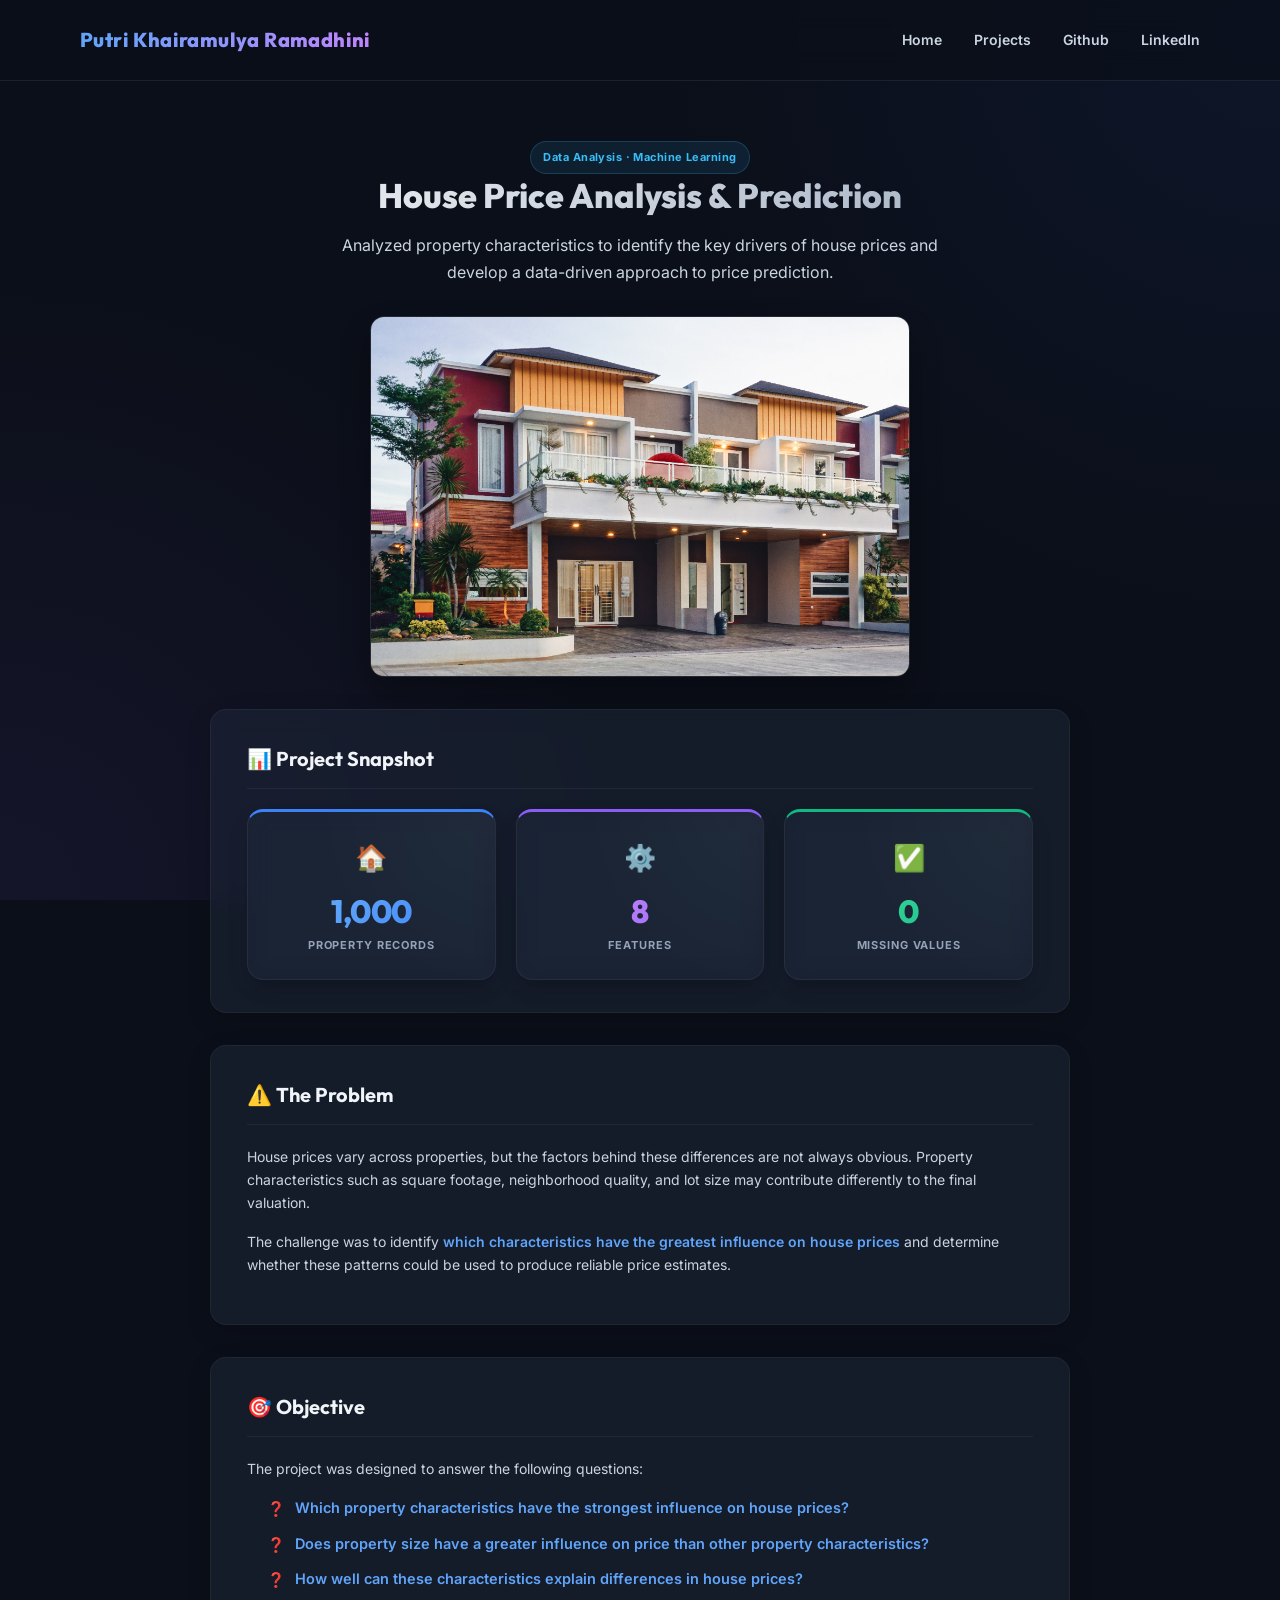
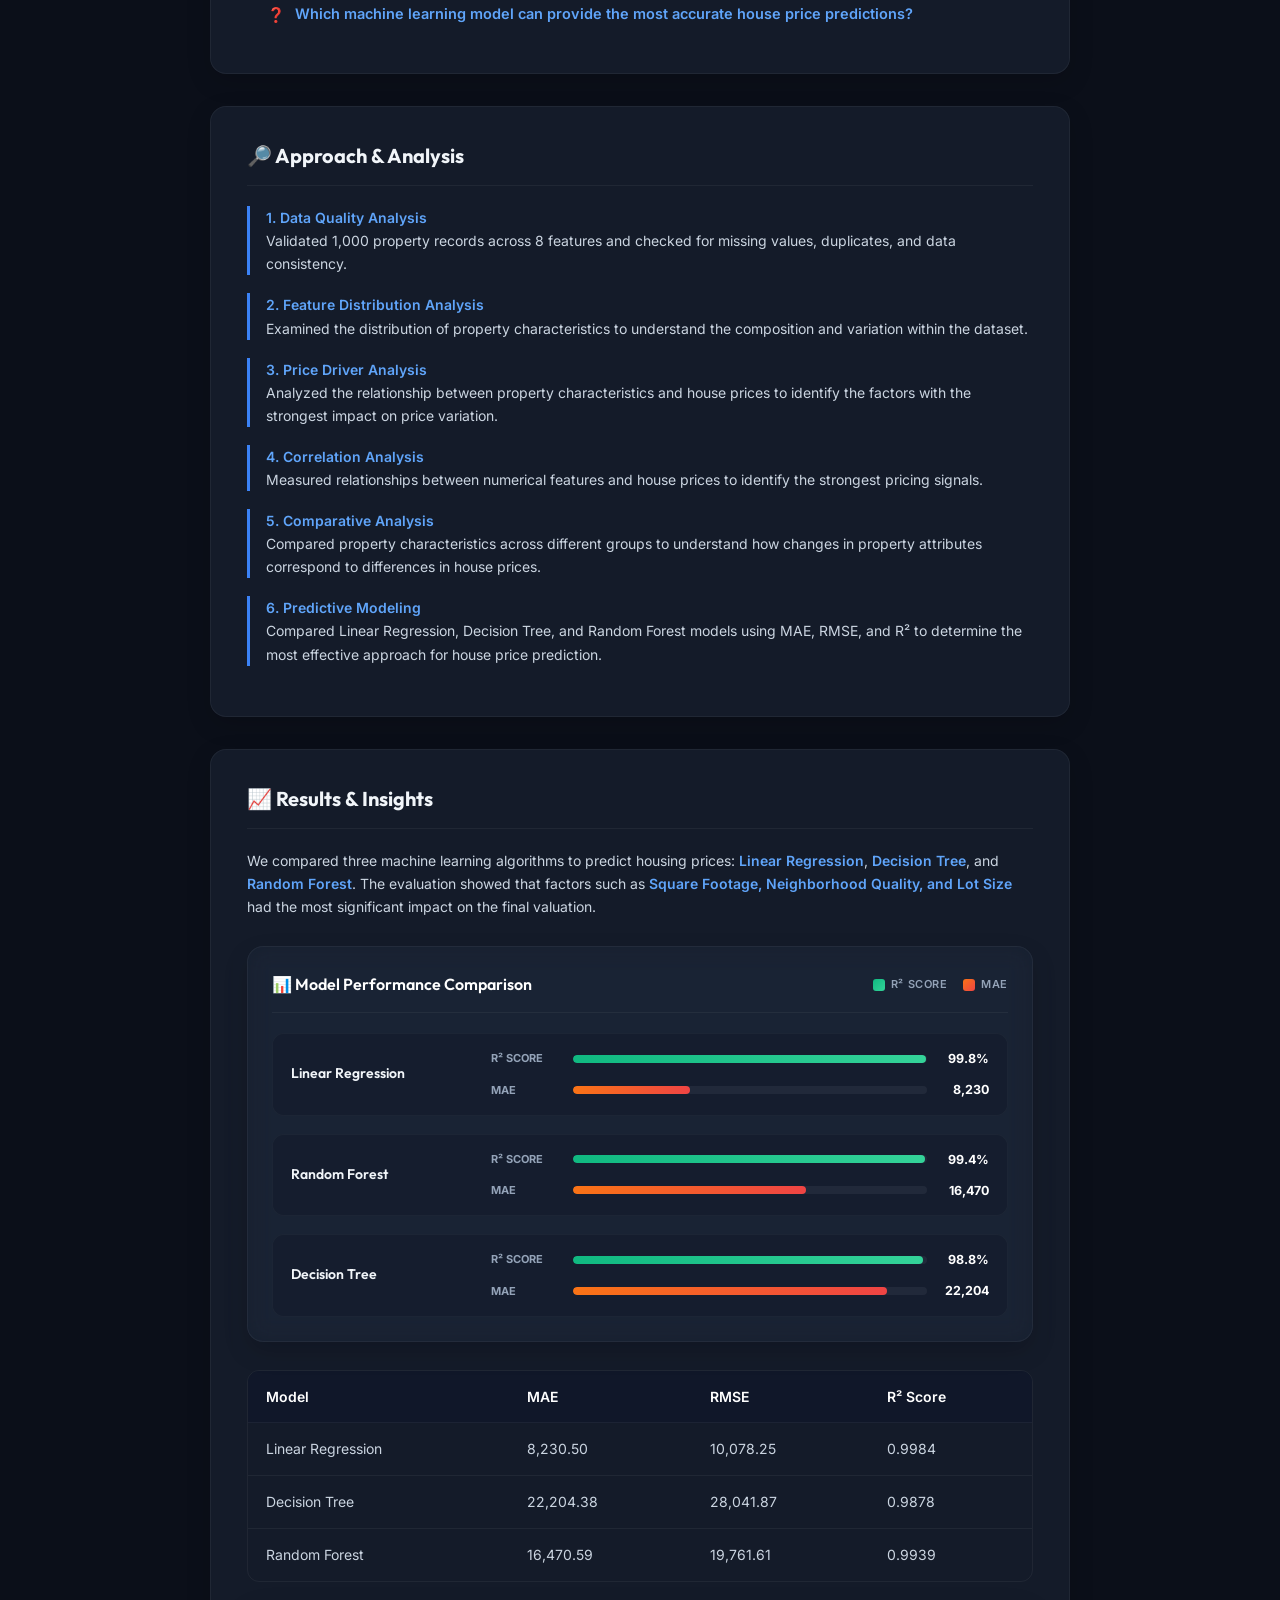
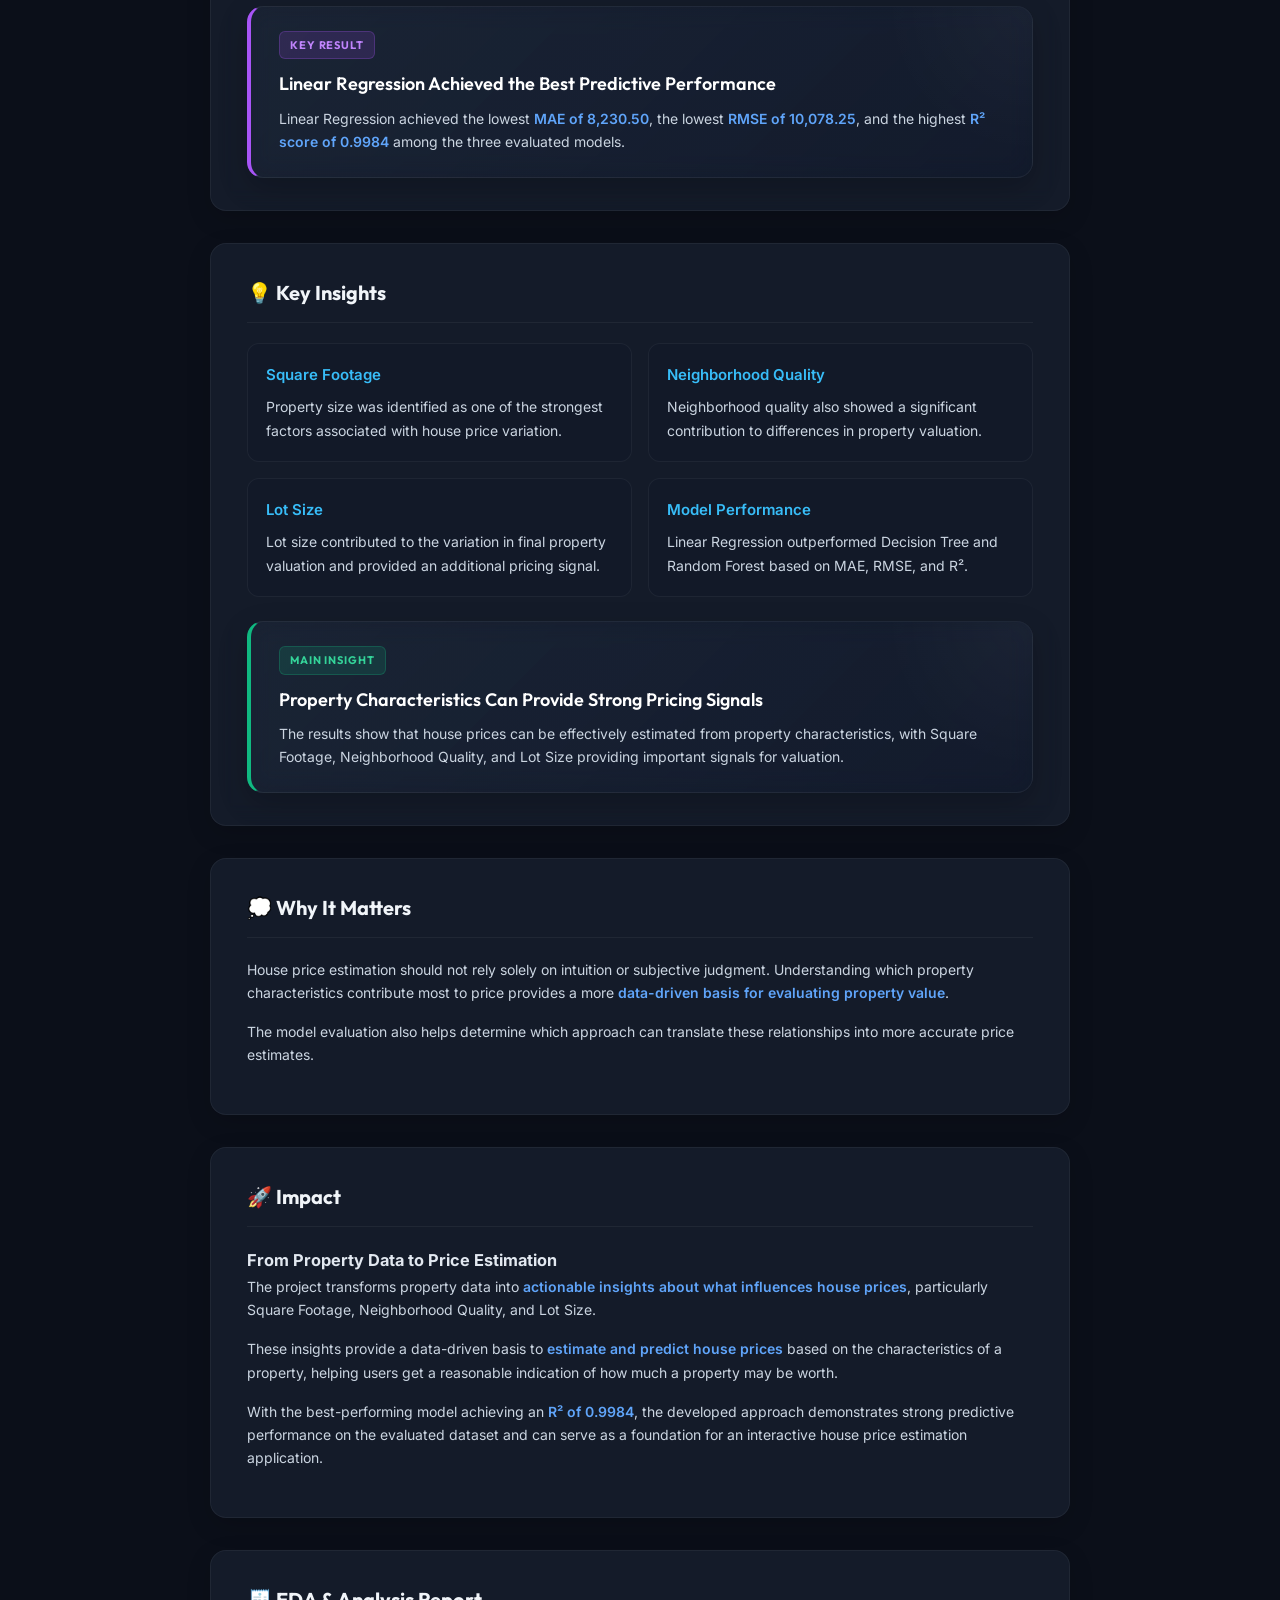
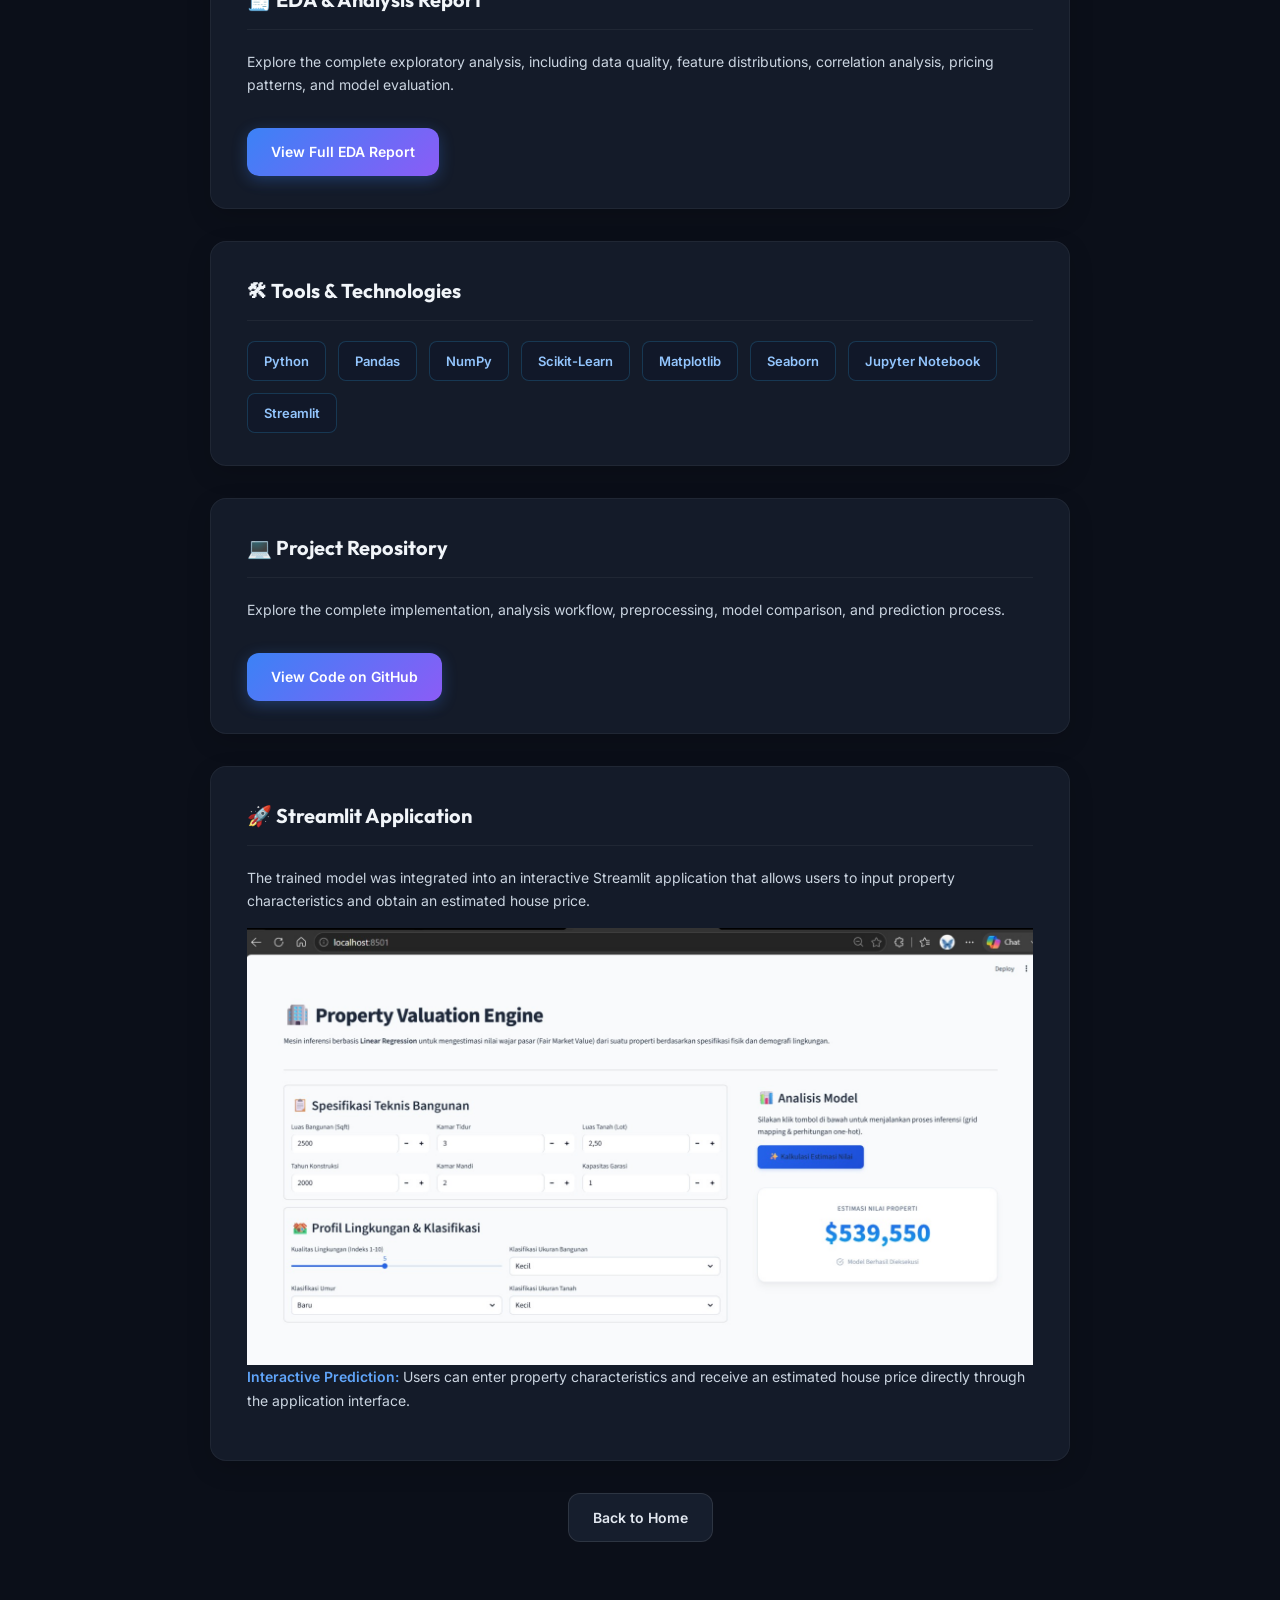
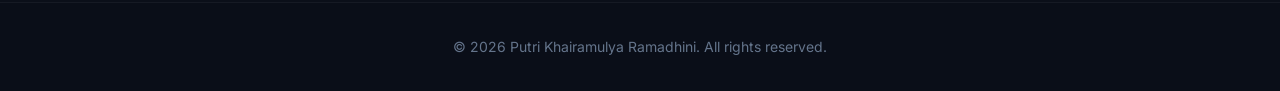
<file: prediksi rumah.html>
<!DOCTYPE html>
<html lang="en">

<head>
  <meta charset="UTF-8" />
  <meta name="viewport" content="width=device-width, initial-scale=1.0" />

  <title>House Price Analysis & Prediction | Putri Khairamulya Ramadhini</title>

  <link rel="stylesheet" href="style.css" />

</head>

<body>

  <header>

    <div class="container navbar">

      <a href="index.html" class="brand">
        Putri Khairamulya Ramadhini
      </a>

      <nav class="nav-links">

        <a href="index.html">
          Home
        </a>

        <a href="index.html#projects">
          Projects
        </a>

        <a href="https://github.com/putrikhairamulyaR" target="_blank">
          Github
        </a>

        <a href="https://www.linkedin.com/in/putri-khairamulya-ramadhini-48692b2a8" target="_blank">
          LinkedIn
        </a>

      </nav>

    </div>

  </header>

  <main class="container">

    <section class="page-header">

      <span class="tag">
        Data Analysis · Machine Learning
      </span>

      <h1>
        House Price Analysis & Prediction
      </h1>

      <p>
        Analyzed property characteristics to identify the key drivers of
        house prices and develop a data-driven approach to price prediction.
      </p>

    </section>

    <img class="hero-image" src="image/rumah.jpg" alt="House Price Analysis and Prediction">

    <section class="content-card">

      <h2>
        📊 Project Snapshot
      </h2>

      <div class="snapshot">

        <div class="snapshot-item">
          <span class="icon">🏠</span>
          <span class="number">
            1,000
          </span>

          <span class="label">
            Property Records
          </span>

        </div>

        <div class="snapshot-item">
          <span class="icon">⚙️</span>
          <span class="number">
            8
          </span>

          <span class="label">
            Features
          </span>

        </div>

        <div class="snapshot-item">
          <span class="icon">✅</span>
          <span class="number">
            0
          </span>

          <span class="label">
            Missing Values
          </span>

        </div>

      </div>

    </section>

    <section class="content-card">

      <h2>
        ⚠️ The Problem
      </h2>

      <p>
        House prices vary across properties, but the factors behind these
        differences are not always obvious. Property characteristics such
        as square footage, neighborhood quality, and lot size may contribute
        differently to the final valuation.
      </p>

      <p>
        The challenge was to identify
        <strong>which characteristics have the greatest influence on house
          prices</strong> and determine whether these patterns could be used
        to produce reliable price estimates.
      </p>

    </section>

    <section class="content-card">

      <h2>
        🎯 Objective
      </h2>

      <p>
        The project was designed to answer the following questions:
      </p>

      <ul class="question-list">

        <li>
          <strong>
            Which property characteristics have the strongest influence
            on house prices?
          </strong>
        </li>

        <li>
          <strong>
            Does property size have a greater influence on price than
            other property characteristics?
          </strong>
        </li>

        <li>
          <strong>
            How well can these characteristics explain differences in
            house prices?
          </strong>
        </li>

        <li>
          <strong>
            Which machine learning model can provide the most accurate
            house price predictions?
          </strong>
        </li>

      </ul>

    </section>

    <section class="content-card">

      <h2>
        🔎 Approach & Analysis
      </h2>

      <div class="analysis-item">

        <p>

          <strong>
            1. Data Quality Analysis
          </strong>

          <br>

          Validated 1,000 property records across 8 features and checked
          for missing values, duplicates, and data consistency.

        </p>

      </div>

      <div class="analysis-item">

        <p>

          <strong>
            2. Feature Distribution Analysis
          </strong>

          <br>

          Examined the distribution of property characteristics to understand
          the composition and variation within the dataset.

        </p>

      </div>

      <div class="analysis-item">

        <p>

          <strong>
            3. Price Driver Analysis
          </strong>

          <br>

          Analyzed the relationship between property characteristics and
          house prices to identify the factors with the strongest impact
          on price variation.

        </p>

      </div>

      <div class="analysis-item">

        <p>

          <strong>
            4. Correlation Analysis
          </strong>

          <br>

          Measured relationships between numerical features and house prices
          to identify the strongest pricing signals.

        </p>

      </div>

      <div class="analysis-item">

        <p>

          <strong>
            5. Comparative Analysis
          </strong>

          <br>

          Compared property characteristics across different groups to
          understand how changes in property attributes correspond to
          differences in house prices.

        </p>

      </div>

      <div class="analysis-item">

        <p>

          <strong>
            6. Predictive Modeling
          </strong>

          <br>

          Compared Linear Regression, Decision Tree, and Random Forest
          models using MAE, RMSE, and R² to determine the most effective
          approach for house price prediction.

        </p>

      </div>

    </section>

    <section class="content-card">

      <h2>
        📈 Results & Insights
      </h2>

      <p>
        We compared three machine learning algorithms to predict housing
        prices: <strong>Linear Regression</strong>,
        <strong>Decision Tree</strong>, and
        <strong>Random Forest</strong>.
        The evaluation showed that factors such as
        <strong>Square Footage, Neighborhood Quality, and Lot Size</strong>
        had the most significant impact on the final valuation.
      </p>

      <div class="chart-container">
        <div class="chart-header">
          <h3>📊 Model Performance Comparison</h3>
          <div class="chart-legend">
            <div class="legend-item"><span class="legend-color acc"></span> R² Score</div>
            <div class="legend-item"><span class="legend-color error"></span> MAE</div>
          </div>
        </div>
        <div class="model-chart-grid">
          <!-- Linear Regression -->
          <div class="model-chart-row">
            <div class="model-name-label">Linear Regression</div>
            <div class="model-metrics-bars">
              <div class="metric-bar-group">
                <span class="metric-bar-title">R² Score</span>
                <div class="metric-bar-track-wrapper">
                  <div class="metric-bar-fill-bar acc-fill" style="width: 99.84%"></div>
                </div>
                <span class="metric-bar-value">99.8%</span>
              </div>
              <div class="metric-bar-group">
                <span class="metric-bar-title">MAE</span>
                <div class="metric-bar-track-wrapper">
                  <div class="metric-bar-fill-bar error-fill" style="width: 32.92%"></div>
                </div>
                <span class="metric-bar-value">8,230</span>
              </div>
            </div>
          </div>
          <!-- Random Forest -->
          <div class="model-chart-row">
            <div class="model-name-label">Random Forest</div>
            <div class="model-metrics-bars">
              <div class="metric-bar-group">
                <span class="metric-bar-title">R² Score</span>
                <div class="metric-bar-track-wrapper">
                  <div class="metric-bar-fill-bar acc-fill" style="width: 99.39%"></div>
                </div>
                <span class="metric-bar-value">99.4%</span>
              </div>
              <div class="metric-bar-group">
                <span class="metric-bar-title">MAE</span>
                <div class="metric-bar-track-wrapper">
                  <div class="metric-bar-fill-bar error-fill" style="width: 65.88%"></div>
                </div>
                <span class="metric-bar-value">16,470</span>
              </div>
            </div>
          </div>
          <!-- Decision Tree -->
          <div class="model-chart-row">
            <div class="model-name-label">Decision Tree</div>
            <div class="model-metrics-bars">
              <div class="metric-bar-group">
                <span class="metric-bar-title">R² Score</span>
                <div class="metric-bar-track-wrapper">
                  <div class="metric-bar-fill-bar acc-fill" style="width: 98.78%"></div>
                </div>
                <span class="metric-bar-value">98.8%</span>
              </div>
              <div class="metric-bar-group">
                <span class="metric-bar-title">MAE</span>
                <div class="metric-bar-track-wrapper">
                  <div class="metric-bar-fill-bar error-fill" style="width: 88.82%"></div>
                </div>
                <span class="metric-bar-value">22,204</span>
              </div>
            </div>
          </div>
        </div>
      </div>

      <div class="result-table-wrapper">
        <table class="result-table">
          <thead>
            <tr>
              <th>Model</th>
              <th>MAE</th>
              <th>RMSE</th>
              <th>R² Score</th>
            </tr>
          </thead>
          <tbody>
            <tr>
              <td>Linear Regression</td>
              <td>8,230.50</td>
              <td>10,078.25</td>
              <td>0.9984</td>
            </tr>
            <tr>
              <td>Decision Tree</td>
              <td>22,204.38</td>
              <td>28,041.87</td>
              <td>0.9878</td>
            </tr>
            <tr>
              <td>Random Forest</td>
              <td>16,470.59</td>
              <td>19,761.61</td>
              <td>0.9939</td>
            </tr>
          </tbody>
        </table>
      </div>

      <div class="main-insight key-result">

        <div class="insight-label">
          Key Result
        </div>

        <h3>
          Linear Regression Achieved the Best Predictive Performance
        </h3>

        <p>
          Linear Regression achieved the lowest
          <strong>MAE of 8,230.50</strong>, the lowest
          <strong>RMSE of 10,078.25</strong>, and the highest
          <strong>R² score of 0.9984</strong> among the three evaluated
          models.
        </p>

      </div>

    </section>

    <section class="content-card">

      <h2>
        💡 Key Insights
      </h2>

      <div class="finding-grid">

        <div class="finding">

          <strong>
            Square Footage
          </strong>

          <span>
            Property size was identified as one of the strongest factors
            associated with house price variation.
          </span>

        </div>

        <div class="finding">

          <strong>
            Neighborhood Quality
          </strong>

          <span>
            Neighborhood quality also showed a significant contribution
            to differences in property valuation.
          </span>

        </div>

        <div class="finding">

          <strong>
            Lot Size
          </strong>

          <span>
            Lot size contributed to the variation in final property
            valuation and provided an additional pricing signal.
          </span>

        </div>

        <div class="finding">

          <strong>
            Model Performance
          </strong>

          <span>
            Linear Regression outperformed Decision Tree and Random Forest
            based on MAE, RMSE, and R².
          </span>

        </div>

      </div>

      <div class="main-insight general-insight">

        <div class="insight-label">
          Main Insight
        </div>

        <h3>
          Property Characteristics Can Provide Strong Pricing Signals
        </h3>

        <p>
          The results show that house prices can be effectively estimated
          from property characteristics, with Square Footage, Neighborhood
          Quality, and Lot Size providing important signals for valuation.
        </p>

      </div>

    </section>

    <section class="content-card">

      <h2>
        💭 Why It Matters
      </h2>

      <p>
        House price estimation should not rely solely on intuition or
        subjective judgment. Understanding which property characteristics
        contribute most to price provides a more
        <strong>data-driven basis for evaluating property value</strong>.
      </p>

      <p>
        The model evaluation also helps determine which approach can
        translate these relationships into more accurate price estimates.
      </p>

    </section>

    <section class="content-card">

      <h2>
        🚀 Impact
      </h2>

      <div class="impact-box">

        <h3>
          From Property Data to Price Estimation
        </h3>

        <p>
          The project transforms property data into
          <strong>actionable insights about what influences house
            prices</strong>, particularly Square Footage, Neighborhood
          Quality, and Lot Size.
        </p>

        <p>
          These insights provide a data-driven basis to
          <strong>estimate and predict house prices</strong> based on
          the characteristics of a property, helping users get a
          reasonable indication of how much a property may be worth.
        </p>

        <p>
          With the best-performing model achieving an
          <strong>R² of 0.9984</strong>, the developed approach demonstrates
          strong predictive performance on the evaluated dataset and can
          serve as a foundation for an interactive house price estimation
          application.
        </p>

      </div>

    </section>

    <section class="content-card">

      <h2>
        🧾 EDA & Analysis Report
      </h2>

      <p>
        Explore the complete exploratory analysis, including data quality,
        feature distributions, correlation analysis, pricing patterns,
        and model evaluation.
      </p>

      <a class="project-link" href="File/EDA%20and%20Analysis.pdf" target="_blank">
        View Full EDA Report
      </a>

    </section>

    <section class="content-card">

      <h2>
        🛠 Tools & Technologies
      </h2>

      <div class="tools-list">

        <span>
          Python
        </span>

        <span>
          Pandas
        </span>

        <span>
          NumPy
        </span>

        <span>
          Scikit-Learn
        </span>

        <span>
          Matplotlib
        </span>

        <span>
          Seaborn
        </span>

        <span>
          Jupyter Notebook
        </span>

        <span>
          Streamlit
        </span>

      </div>

    </section>

    <section class="content-card github-section">

      <h2>
        💻 Project Repository
      </h2>

      <p>
        Explore the complete implementation, analysis workflow,
        preprocessing, model comparison, and prediction process.
      </p>

      <a class="project-link" href="https://github.com/putrikhairamulyaR" target="_blank">
        View Code on GitHub
      </a>

    </section>

    <section class="content-card streamlit-section">

      <h2>
        🚀 Streamlit Application
      </h2>

      <p>
        The trained model was integrated into an interactive Streamlit
        application that allows users to input property characteristics
        and obtain an estimated house price.
      </p>

      <img src="image/tampilan streamlit.jpeg" alt="House Price Prediction Streamlit Application"
        class="streamlit-image">

      <div class="deployment-box">

        <p>
          <strong>Interactive Prediction:</strong>
          Users can enter property characteristics and receive an estimated
          house price directly through the application interface.
        </p>

      </div>

    </section>

    <a class="back-link" href="index.html">
      Back to Home
    </a>

  </main>

  <footer>

    <div class="container">

      © 2026 Putri Khairamulya Ramadhini.
      All rights reserved.

    </div>

  </footer>

</body>

</html>
</file>
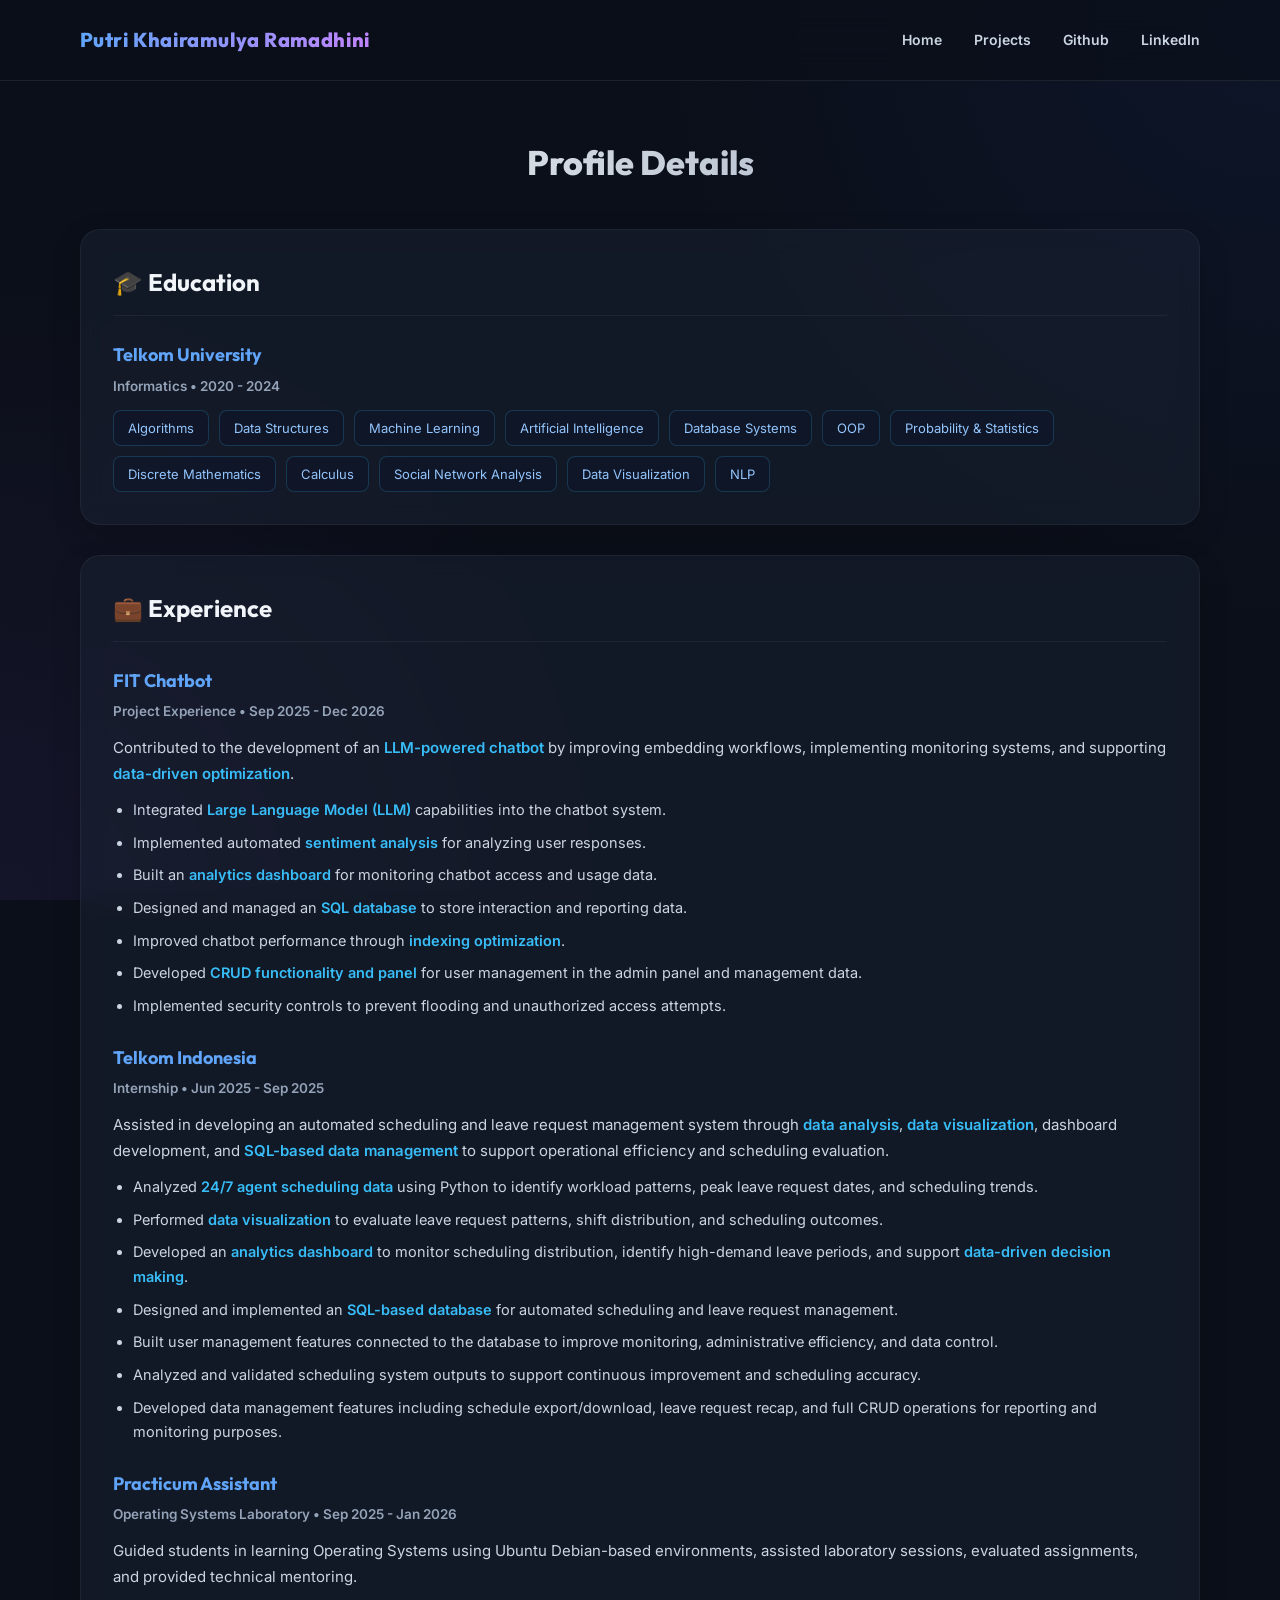
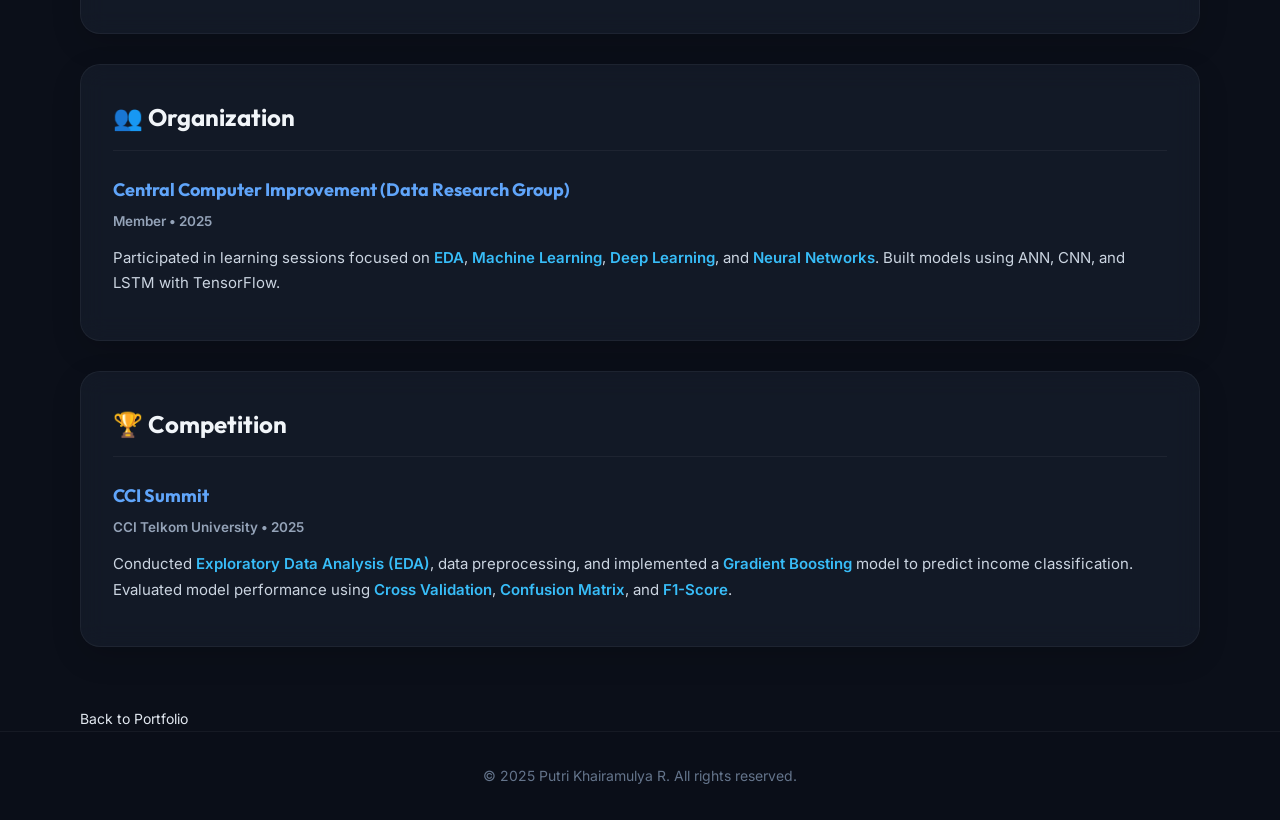
<file: profile-details.html>
<!DOCTYPE html>
<html lang="id">

<head>
  <meta charset="UTF-8" />
  <meta name="viewport" content="width=device-width, initial-scale=1.0" />

  <title>Profile Details | Putri Khairamulya Ramadhini</title>

  <link rel="stylesheet" href="style.css" />
</head>

<body>

  <!-- HEADER -->
  <header>
    <div class="container navbar">
      <a href="index.html" class="brand">Putri Khairamulya Ramadhini</a>

      <nav class="nav-links">
        <a href="index.html">Home</a>
        <a href="#projects">Projects</a>
        <a href="https://github.com/putrikhairamulyaR" target="_blank">Github</a>
        <a href="https://www.linkedin.com/in/putri-khairamulya- ramadhini-48692b2a8" target="_blank">LinkedIn</a>
      </nav>
    </div>
  </header>

  <!-- MAIN -->
  <main class="container">

    <!-- HEADER -->
    <section class="page-header">
      <h1>Profile Details</h1>

    </section>

    <!-- CONTENT -->
    <section class="details-grid">

      <!-- EDUCATION -->
      <div class="detail-card" id="education">
        <h2>🎓 Education</h2>

        <div class="detail-item">
          <h3>Telkom University</h3>

          <span>Informatics • 2020 - 2024</span>

          <div class="course-list">
            <span>Algorithms</span>
            <span>Data Structures</span>
            <span>Machine Learning</span>
            <span>Artificial Intelligence</span>
            <span>Database Systems</span>
            <span>OOP</span>
            <span>Probability & Statistics</span>
            <span>Discrete Mathematics</span>
            <span>Calculus</span>
            <span>Social Network Analysis</span>
            <span>Data Visualization</span>
            <span>NLP</span>
          </div>
        </div>
      </div>

      <!-- EXPERIENCE -->
      <div class="detail-card" id="experience">
        <h2>💼 Experience</h2>

        <!-- FIT CHATBOT -->
        <div class="detail-item">
          <h3>FIT Chatbot</h3>

          <span>Project Experience • Sep 2025 - Dec 2026</span>

          <p>
            Contributed to the development of an
            <strong>LLM-powered chatbot</strong> by improving embedding workflows,
            implementing monitoring systems, and supporting
            <strong>data-driven optimization</strong>.
          </p>

          <ul>
            <li>
              Integrated <strong>Large Language Model (LLM)</strong>
              capabilities into the chatbot system.
            </li>

            <li>
              Implemented automated
              <strong>sentiment analysis</strong>
              for analyzing user responses.
            </li>

            <li>
              Built an <strong>analytics dashboard</strong>
              for monitoring chatbot access and usage data.
            </li>

            <li>
              Designed and managed an
              <strong>SQL database</strong>
              to store interaction and reporting data.
            </li>

            <li>
              Improved chatbot performance through
              <strong>indexing optimization</strong>.
            </li>

            <li>
              Developed <strong>CRUD functionality and panel</strong> for user management
              in the admin panel and management data.
            </li>

            <li>
              Implemented security controls to prevent flooding
              and unauthorized access attempts.
            </li>
          </ul>
        </div>

        <!-- INTERNSHIP -->
        <div class="detail-item">
          <h3>Telkom Indonesia</h3>

          <span>Internship • Jun 2025 - Sep 2025</span>

          <p>
            Assisted in developing an automated scheduling and leave request
            management system through
            <strong>data analysis</strong>,
            <strong>data visualization</strong>,
            dashboard development, and
            <strong>SQL-based data management</strong>
            to support operational efficiency and scheduling evaluation.
          </p>

          <ul>
            <li>
              Analyzed <strong>24/7 agent scheduling data</strong> using Python
              to identify workload patterns, peak leave request dates,
              and scheduling trends.
            </li>

            <li>
              Performed <strong>data visualization</strong> to evaluate leave request
              patterns, shift distribution, and scheduling outcomes.
            </li>

            <li>
              Developed an <strong>analytics dashboard</strong> to monitor
              scheduling distribution, identify high-demand leave periods,
              and support <strong>data-driven decision making</strong>.
            </li>

            <li>
              Designed and implemented an
              <strong>SQL-based database</strong>
              for automated scheduling and leave request management.
            </li>

            <li>
              Built user management features connected to the database
              to improve monitoring, administrative efficiency,
              and data control.
            </li>

            <li>
              Analyzed and validated scheduling system outputs
              to support continuous improvement and scheduling accuracy.
            </li>

            <li>
              Developed data management features including
              schedule export/download, leave request recap,
              and full CRUD operations for reporting and monitoring purposes.
            </li>
          </ul>
        </div>

        <!-- PRACTICUM ASSISTANT -->
        <div class="detail-item">
          <h3>Practicum Assistant</h3>

          <span>Operating Systems Laboratory • Sep 2025 - Jan 2026</span>

          <p>
            Guided students in learning Operating Systems using
            Ubuntu Debian-based environments, assisted laboratory sessions,
            evaluated assignments, and provided technical mentoring.
          </p>
        </div>
      </div>

      <!-- ORGANIZATION -->
      <div class="detail-card" id="organization">
        <h2>👥 Organization</h2>

        <div class="detail-item">
          <h3>Central Computer Improvement (Data Research Group)</h3>

          <span>Member • 2025</span>

          <p>
            Participated in learning sessions focused on
            <strong>EDA</strong>,
            <strong>Machine Learning</strong>,
            <strong>Deep Learning</strong>,
            and <strong>Neural Networks</strong>.
            Built models using ANN, CNN, and LSTM with TensorFlow.
          </p>
        </div>
      </div>

      <!-- COMPETITION -->
      <div class="detail-card" id="competition">
        <h2>🏆 Competition</h2>

        <div class="detail-item">
          <h3>CCI Summit</h3>

          <span>CCI Telkom University • 2025</span>

          <p>
            Conducted <strong>Exploratory Data Analysis (EDA)</strong>,
            data preprocessing, and implemented a
            <strong>Gradient Boosting</strong> model to predict income classification.

            Evaluated model performance using
            <strong>Cross Validation</strong>,
            <strong>Confusion Matrix</strong>,
            and <strong>F1-Score</strong>.
          </p>
        </div>
      </div>

    </section>

    <!-- BUTTON -->
    <a href="index.html" class="back-button">
      Back to Portfolio
    </a>

  </main>

  <!-- FOOTER -->
  <footer>
    <div class="container">
      © 2025 Putri Khairamulya R. All rights reserved.
    </div>
  </footer>

</body>

</html>
</file>
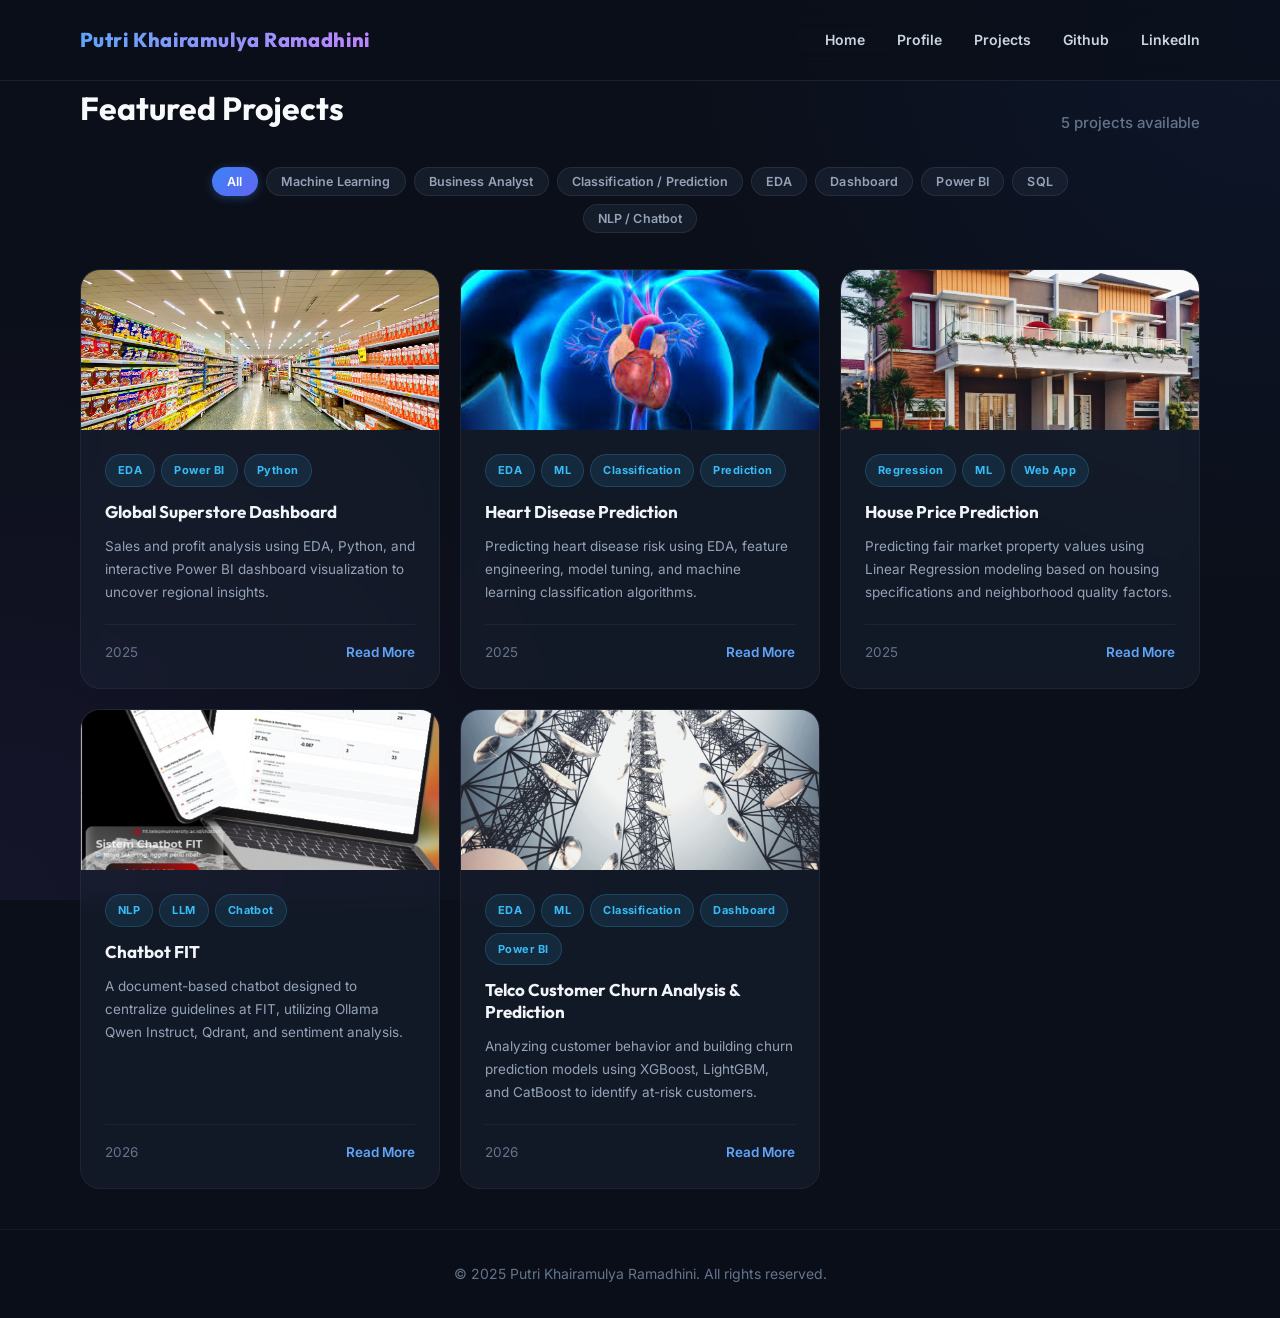
<file: project.html>
<!DOCTYPE html>
<html lang="id">
<head>
  <meta charset="UTF-8" />
  <meta name="viewport" content="width=device-width, initial-scale=1.0" />

  <title>Projects | Putri Khairamulya Ramadhini</title>

  <link rel="stylesheet" href="style.css" />
</head>

<body>
  <header>
    <div class="container navbar">
      <a href="index.html" class="brand">Putri Khairamulya Ramadhini</a>

      <nav class="nav-links">
        <a href="index.html">Home</a>
        <a href="profile-details.html">Profile</a>
        <a href="project.html">Projects</a>
        <a href="https://github.com/putrikhairamulyaR" target="_blank">Github</a>
        <a href="https://www.linkedin.com/in/putri-khairamulya-ramadhini-48692b2a8" target="_blank">LinkedIn</a>
      </nav>
    </div>
  </header>

  <main class="container">
    <section>
      <div class="section-header">
        <h2>Featured Projects</h2>
        <span id="project-count">5 projects available</span>
      </div>

      <div class="filter-buttons">
        <button class="filter-btn active" data-filter="all">All</button>
        <button class="filter-btn" data-filter="machine-learning">Machine Learning</button>
        <button class="filter-btn" data-filter="business-analyst">Business Analyst</button>
        <button class="filter-btn" data-filter="classification">Classification / Prediction</button>
        <button class="filter-btn" data-filter="eda">EDA</button>
        <button class="filter-btn" data-filter="dashboard">Dashboard</button>
        <button class="filter-btn" data-filter="power-bi">Power BI</button>
        <button class="filter-btn" data-filter="sql">SQL</button>
        <button class="filter-btn" data-filter="nlp">NLP / Chatbot</button>
      </div>

      <div class="project-group">

        <div class="portfolio-grid">
          <article class="card project-card" data-category="eda dashboard prediction classification business-analyst power-bi">
            <a href="superstore.html">
              <img src="image/globalsuperstore.jpg" alt="Global Superstore Dashboard">

              <div class="card-content">
                <div class="tag-list">
                  <span class="tag">EDA</span>
                  <span class="tag">Power BI</span>
                  <span class="tag">Python</span>
                </div>

                <h3>Global Superstore Dashboard</h3>

                <p>
                  Sales and profit analysis using EDA, Python, and interactive
                  Power BI dashboard visualization to uncover regional insights.
                </p>

                <div class="card-footer">
                  <span>2025</span>
                  <span class="read-more">Read More</span>
                </div>
              </div>
            </a>
          </article>

          <article class="card project-card" data-category="machine-learning classification prediction eda">
            <a href="HeartDisease.html">
              <img src="image/heart.jpg" alt="Heart Disease Prediction">

              <div class="card-content">
                <div class="tag-list">
                  <span class="tag">EDA</span>
                  <span class="tag">ML</span>
                  <span class="tag">Classification</span>
                  <span class="tag">Prediction</span>
                </div>

                <h3>Heart Disease Prediction</h3>

                <p>
                  Predicting heart disease risk using EDA, feature engineering, model tuning, and machine learning classification algorithms.
                </p>

                <div class="card-footer">
                  <span>2025</span>
                  <span class="read-more">Read More</span>
                </div>
              </div>
            </a>
          </article>

          <article class="card project-card" data-category="machine-learning prediction classification">
            <a href="prediksi rumah.html">
              <img src="image/rumah.jpg" alt="House Price Prediction">
              <div class="card-content">
                <div class="tag-list">
                  <span class="tag">Regression</span>
                  <span class="tag">ML</span>
                  <span class="tag">Web App</span>
                </div>
                <h3>House Price Prediction</h3>
                <p>
                  Predicting fair market property values using Linear Regression modeling based on housing specifications and neighborhood quality factors.
                </p>
                <div class="card-footer">
                  <span>2025</span>
                  <span class="read-more">Read More</span>
                </div>
              </div>
            </a>
          </article>

          <article class="card project-card" data-category="machine-learning nlp chatbot sql">
            <a href="chatbot FIT.html">
              <img src="image/chatbot.jpeg" alt="Chatbot FIT" onerror="this.src='image/chatbot.png'">

              <div class="card-content">
                <div class="tag-list">
                  <span class="tag">NLP</span>
                  <span class="tag">LLM</span>
                  <span class="tag">Chatbot</span>
                </div>

                <h3>Chatbot FIT</h3>

                <p>
                  A document-based chatbot designed to centralize guidelines at FIT, utilizing Ollama Qwen Instruct, Qdrant, and sentiment analysis.
                </p>

                <div class="card-footer">
                  <span>2026</span>
                  <span class="read-more">Read More</span>
                </div>
              </div>
            </a>
          </article>

          <article class="card project-card" data-category="machine-learning classification eda dashboard power-bi business-analyst">
            <a href="telco.html">
              <img src="image/telco.png" alt="Telco Customer Churn Analysis">

              <div class="card-content">
                <div class="tag-list">
                  <span class="tag">EDA</span>
                  <span class="tag">ML</span>
                  <span class="tag">Classification</span>
                  <span class="tag">Dashboard</span>
                  <span class="tag">Power BI</span>
                </div>

                <h3>Telco Customer Churn Analysis &amp; Prediction</h3>

                <p>
                  Analyzing customer behavior and building churn prediction models using XGBoost, LightGBM, and CatBoost to identify at-risk customers.
                </p>

                <div class="card-footer">
                  <span>2026</span>
                  <span class="read-more">Read More</span>
                </div>
              </div>
            </a>
          </article>

        </div>
      </div>
    </section>
  </main>

  <footer>
    <div class="container">
      © 2025 Putri Khairamulya Ramadhini. All rights reserved.
    </div>
  </footer>

  <script>
    const filterButtons = document.querySelectorAll(".filter-btn");
    const projectCards = document.querySelectorAll(".project-card");
    const projectCount = document.getElementById("project-count");

    function updateProjectCount() {
      const visibleProjects = document.querySelectorAll(".project-card:not(.hidden)").length;
      projectCount.textContent =
        visibleProjects + (visibleProjects === 1 ? " project available" : " projects available");
    }

    filterButtons.forEach(button => {
      button.addEventListener("click", () => {
        const filter = button.getAttribute("data-filter");

        filterButtons.forEach(btn => btn.classList.remove("active"));
        button.classList.add("active");

        projectCards.forEach(card => {
          const categories = card.getAttribute("data-category");

          if (filter === "all" || categories.includes(filter)) {
            card.classList.remove("hidden");
          } else {
            card.classList.add("hidden");
          }
        });

        updateProjectCount();
      });
    });

    updateProjectCount();
  </script>
</body>
</html>
</file>
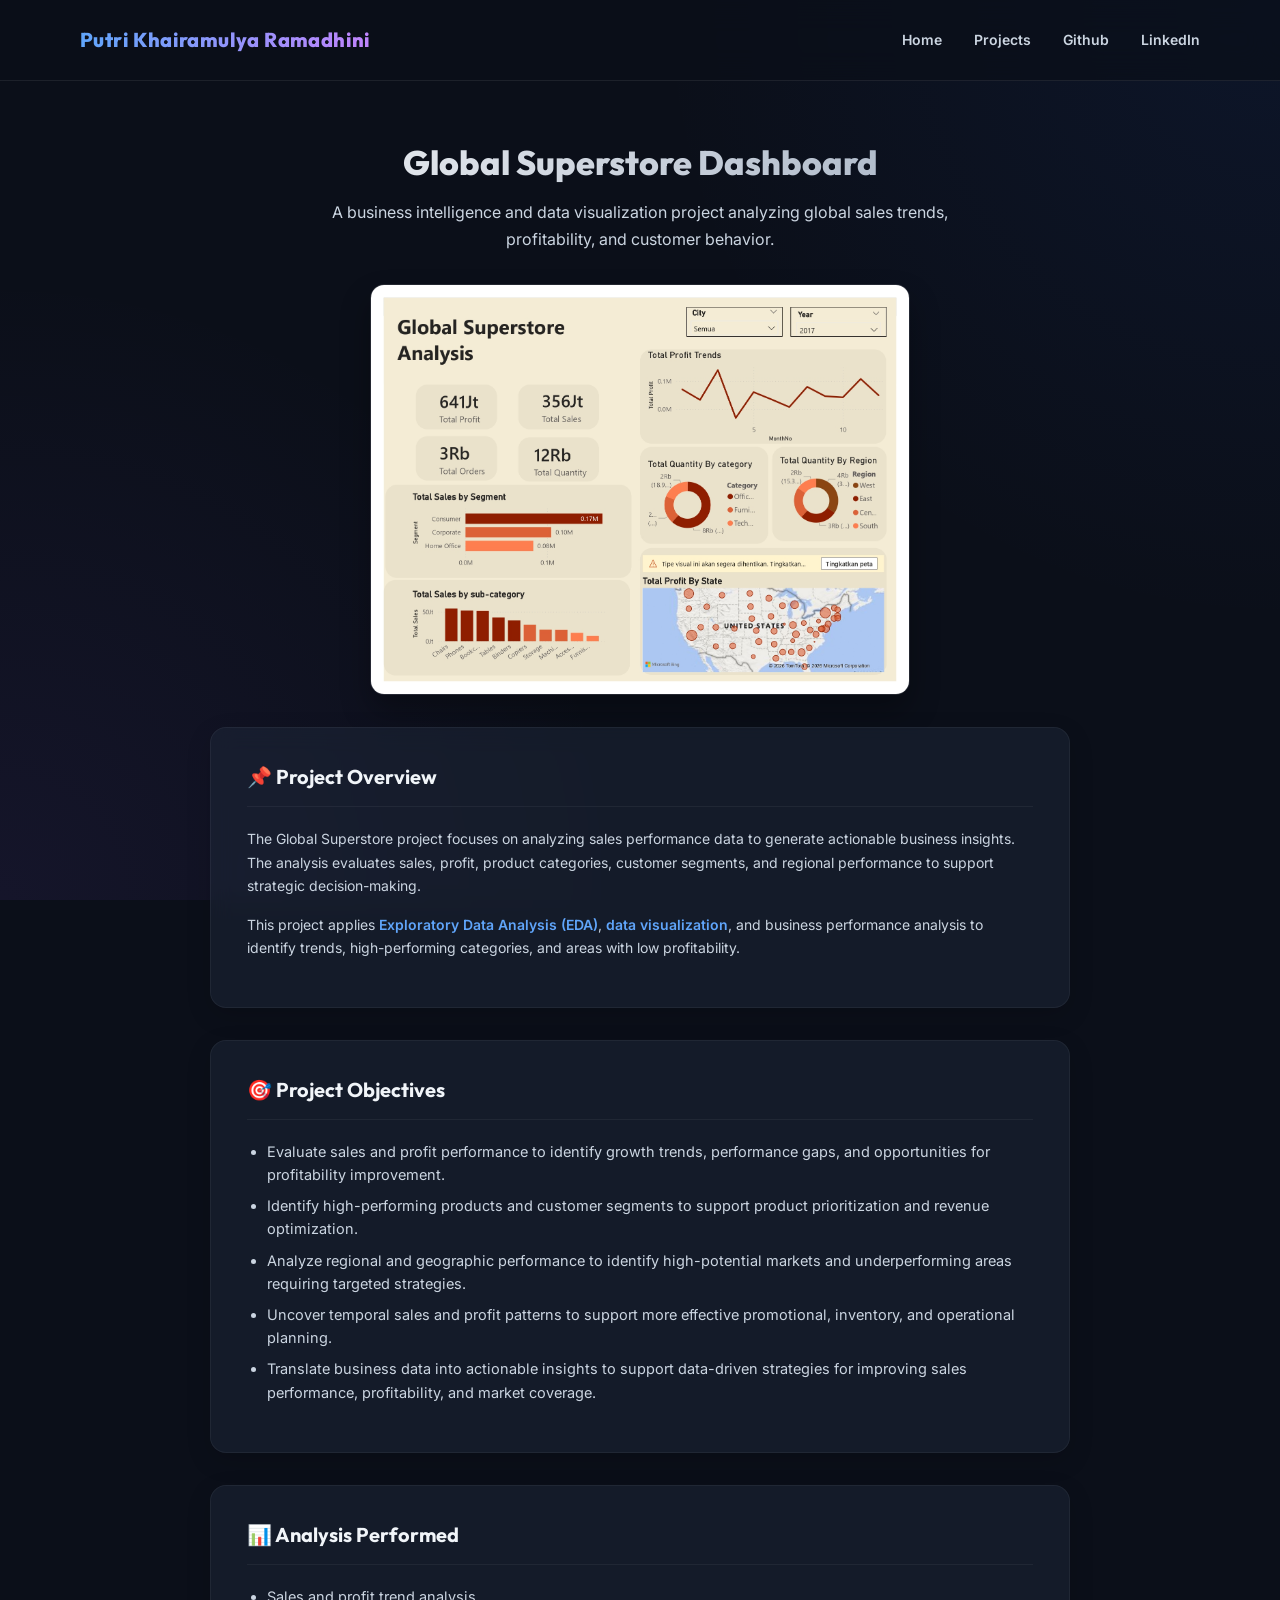
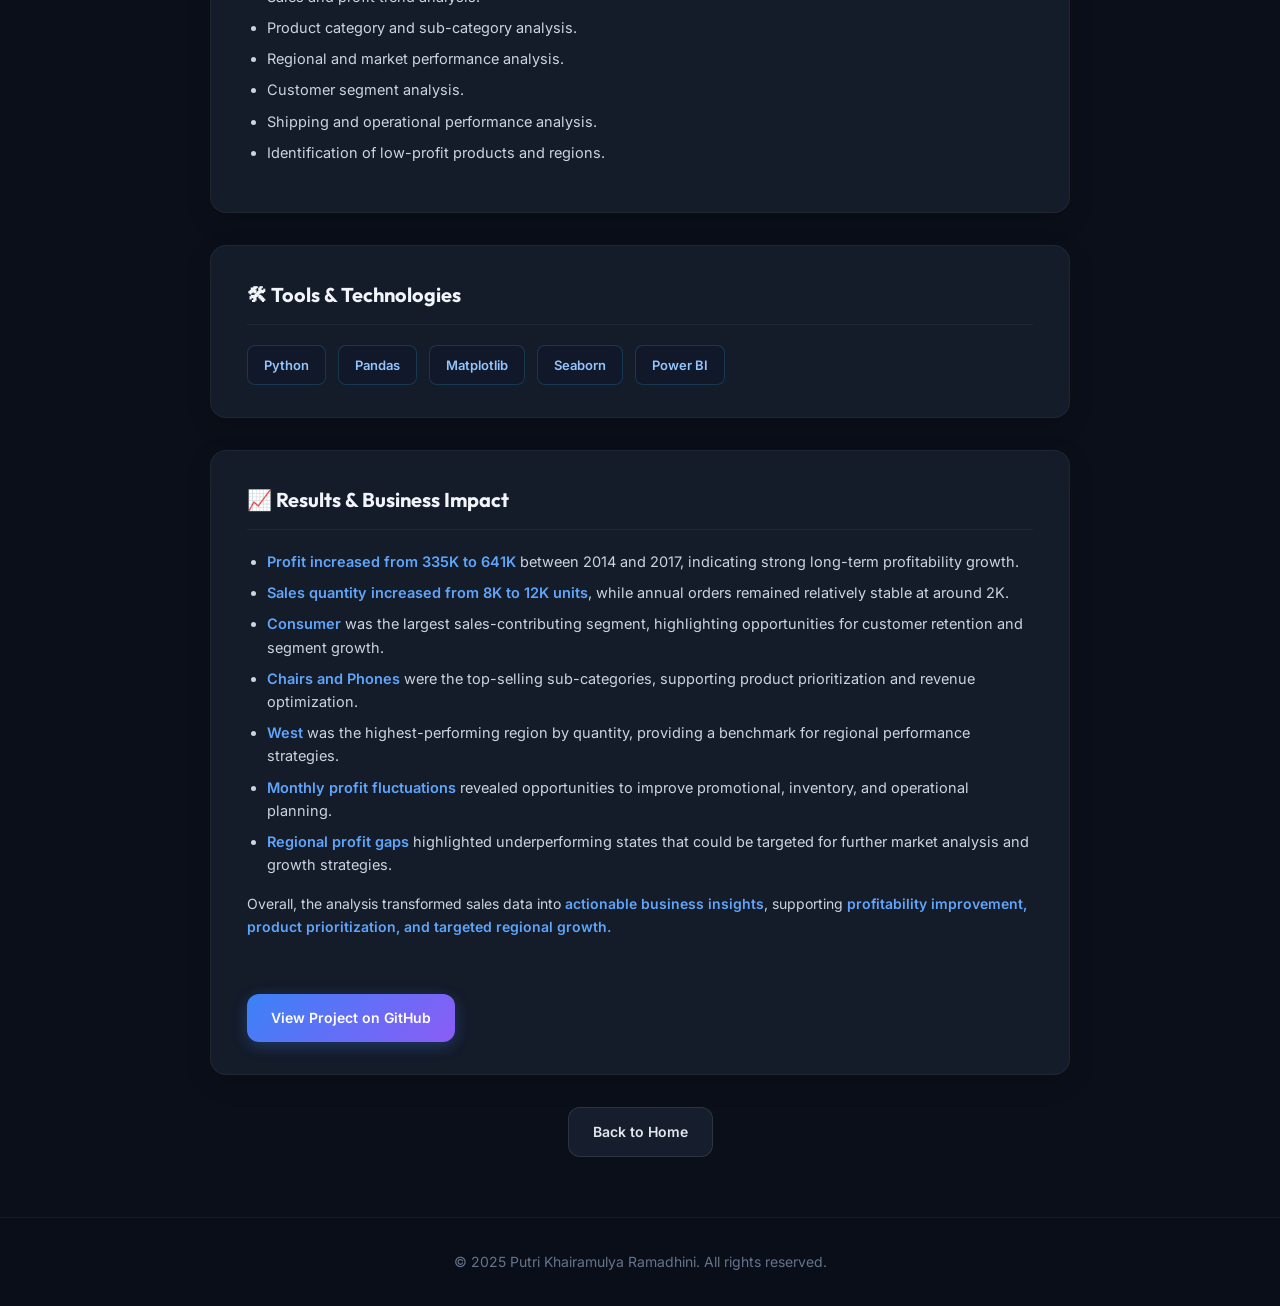
<file: superstore.html>
<!DOCTYPE html>
<html lang="id">

<head>
  <meta charset="UTF-8" />
  <meta name="viewport" content="width=device-width, initial-scale=1.0" />

  <title>Global Superstore | Putri Khairamulya Ramadhini</title>

  <link rel="stylesheet" href="style.css" />
</head>

<body>

  <!-- HEADER -->
  <header>
    <div class="container navbar">
      <a href="index.html" class="brand">
        Putri Khairamulya Ramadhini
      </a>

      <nav class="nav-links">
        <a href="index.html">Home</a>
        <a href="index.html#projects">Projects</a>
        <a href="https://github.com/putrikhairamulyaR" target="_blank">Github</a>
        <a href="https://www.linkedin.com/in/putri-khairamulya-ramadhini-48692b2a8" target="_blank">LinkedIn</a>
      </nav>
    </div>
  </header>

  <!-- MAIN -->
  <main class="container">

    <!-- PAGE HEADER -->
    <section class="page-header">
      <h1>Global Superstore Dashboard</h1>
      <p>
        A business intelligence and data visualization project analyzing global sales trends, profitability, and
        customer behavior.
      </p>
    </section>

    <!-- HERO IMAGE -->
    <img class="hero-image" src="image/portodash.jpg" alt="Global Superstore Analysis">

    <!-- OVERVIEW -->
    <section class="content-card">
      <h2>📌 Project Overview</h2>
      <p>
        The Global Superstore project focuses on analyzing sales performance
        data to generate actionable business insights. The analysis evaluates
        sales, profit, product categories, customer segments, and regional
        performance to support strategic decision-making.
      </p>
      <p>
        This project applies
        <strong>Exploratory Data Analysis (EDA)</strong>,
        <strong>data visualization</strong>,
        and business performance analysis to identify trends,
        high-performing categories, and areas with low profitability.
      </p>
    </section>

    <!-- OBJECTIVES -->
    <section class="content-card">
      <h2>🎯 Project Objectives</h2>
      <ul>
        <li>Evaluate sales and profit performance to identify growth trends, performance gaps, and opportunities for
          profitability improvement.</li>
        <li>Identify high-performing products and customer segments to support product prioritization and revenue
          optimization.</li>
        <li>Analyze regional and geographic performance to identify high-potential markets and underperforming areas
          requiring targeted strategies.</li>
        <li>Uncover temporal sales and profit patterns to support more effective promotional, inventory, and operational
          planning.</li>
        <li>Translate business data into actionable insights to support data-driven strategies for improving sales
          performance, profitability, and market coverage.</li>
      </ul>
    </section>

    <!-- ANALYSIS -->
    <section class="content-card">
      <h2>📊 Analysis Performed</h2>
      <ul>
        <li>Sales and profit trend analysis.</li>
        <li>Product category and sub-category analysis.</li>
        <li>Regional and market performance analysis.</li>
        <li>Customer segment analysis.</li>
        <li>Shipping and operational performance analysis.</li>
        <li>Identification of low-profit products and regions.</li>
      </ul>
    </section>

    <!-- TOOLS -->
    <section class="content-card">
      <h2>🛠 Tools & Technologies</h2>
      <div class="tools-list">
        <span>Python</span>
        <span>Pandas</span>
        <span>Matplotlib</span>
        <span>Seaborn</span>
        <span>Power BI</span>
      </div>
    </section>

    <!-- RESULTS -->
    <section class="content-card">
      <h2>📈 Results & Business Impact</h2>

      <ul>
        <li>
          <strong>Profit increased from 335K to 641K</strong> between 2014 and 2017,
          indicating strong long-term profitability growth.
        </li>

        <li>
          <strong>Sales quantity increased from 8K to 12K units</strong>,
          while annual orders remained relatively stable at around 2K.
        </li>

        <li>
          <strong>Consumer</strong> was the largest sales-contributing segment,
          highlighting opportunities for customer retention and segment growth.
        </li>

        <li>
          <strong>Chairs and Phones</strong> were the top-selling sub-categories,
          supporting product prioritization and revenue optimization.
        </li>

        <li>
          <strong>West</strong> was the highest-performing region by quantity,
          providing a benchmark for regional performance strategies.
        </li>

        <li>
          <strong>Monthly profit fluctuations</strong> revealed opportunities to
          improve promotional, inventory, and operational planning.
        </li>

        <li>
          <strong>Regional profit gaps</strong> highlighted underperforming states
          that could be targeted for further market analysis and growth strategies.
        </li>
      </ul>


      <p>
        Overall, the analysis transformed sales data into
        <strong>actionable business insights</strong>, supporting
        <strong>profitability improvement, product prioritization, and targeted
          regional growth.</strong>
      </p>

      <br>

      <a class="project-link" href="https://github.com/putrikhairamulyaR/Global-superstore" target="_blank">
        View Project on GitHub
      </a>
    </section>

    <!-- BACK -->
    <a class="back-link" href="index.html">
      Back to Home
    </a>

  </main>

  <!-- FOOTER -->
  <footer>
    <div class="container">
      © 2025 Putri Khairamulya Ramadhini. All rights reserved.
    </div>
  </footer>

</body>

</html>
</file>
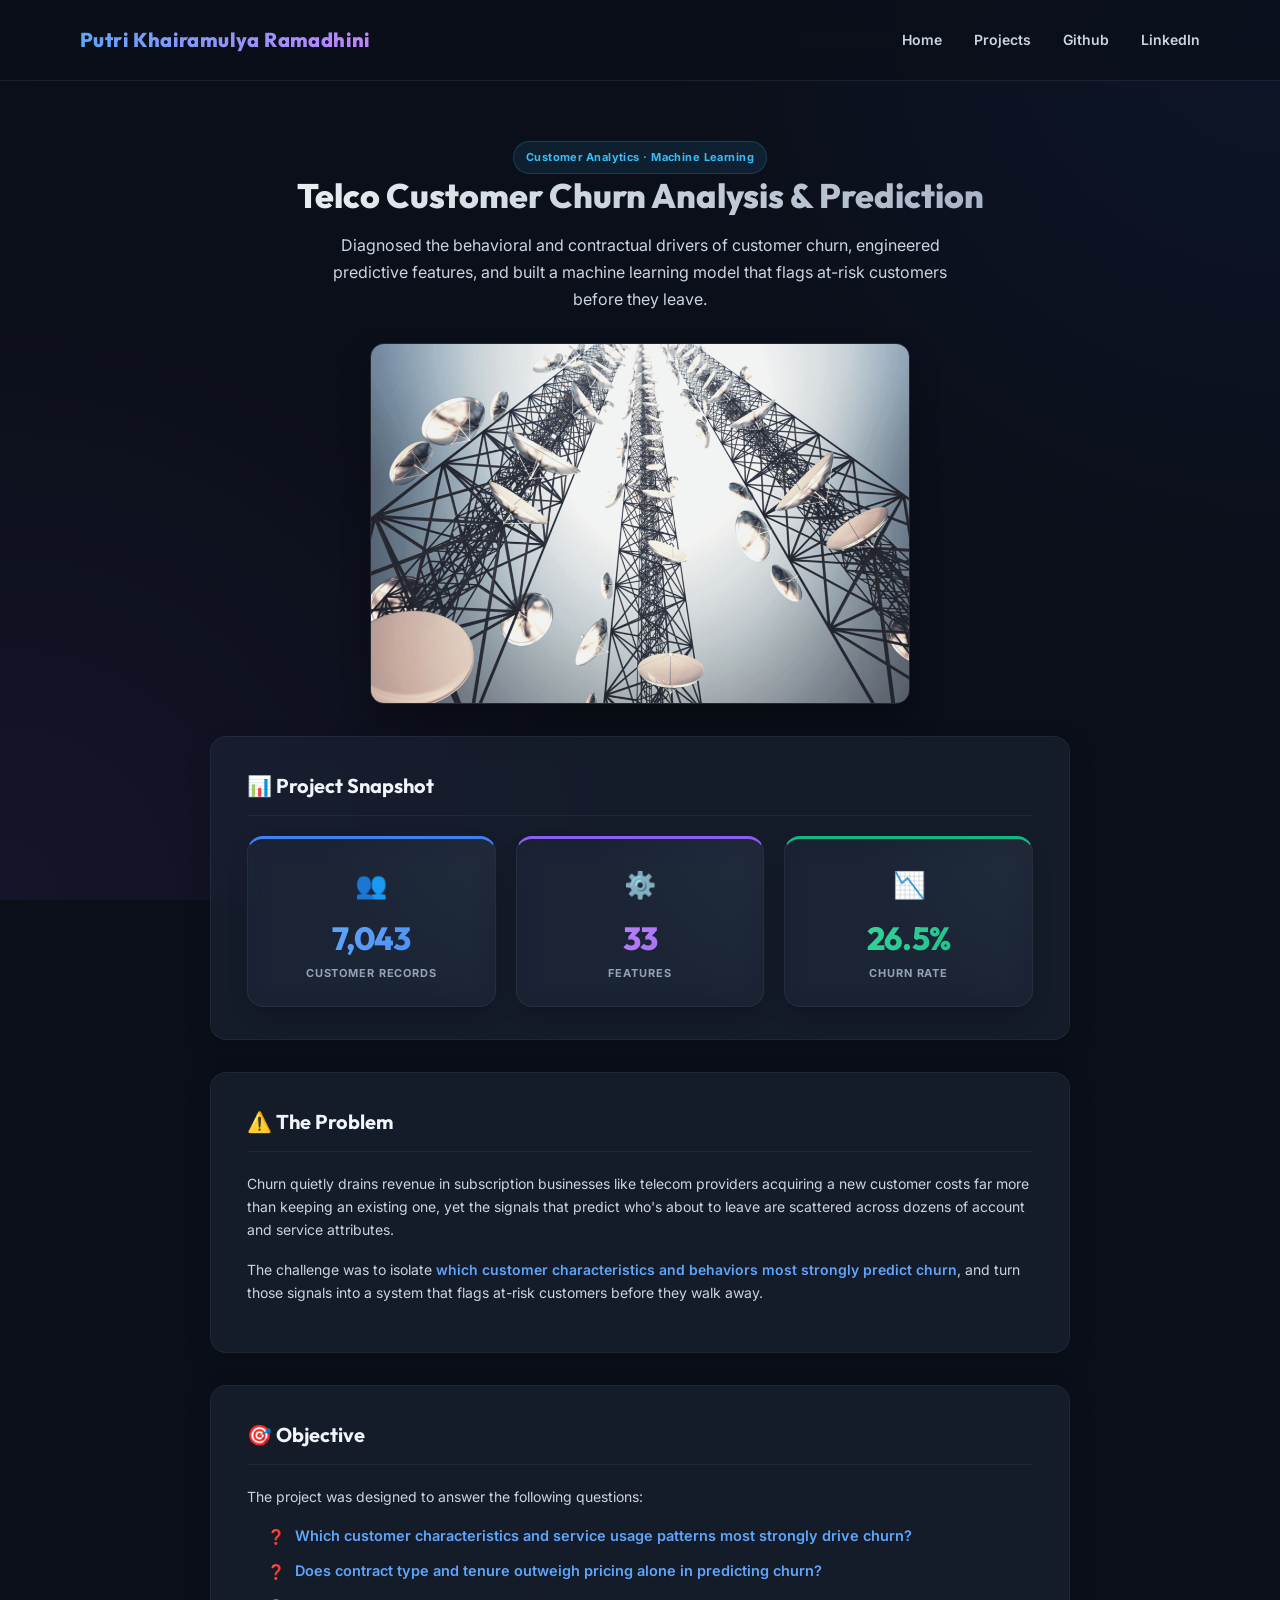
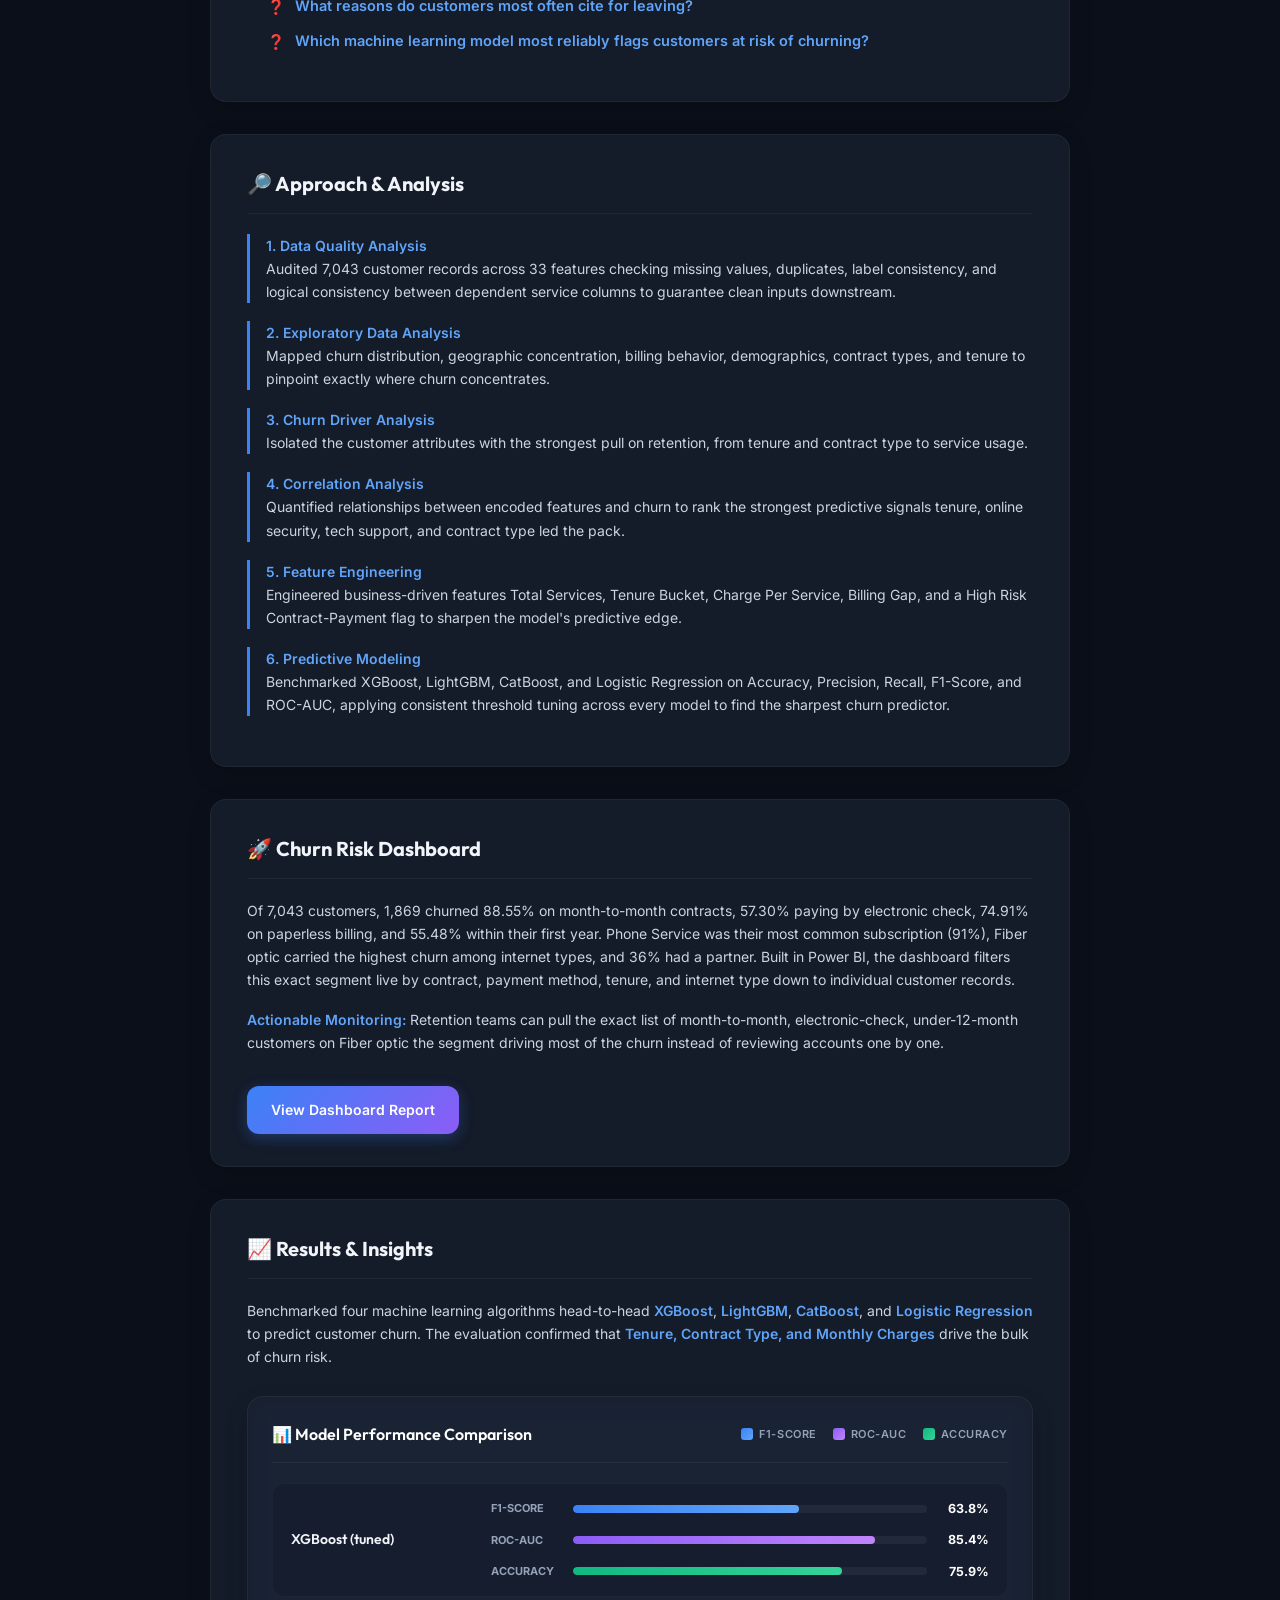
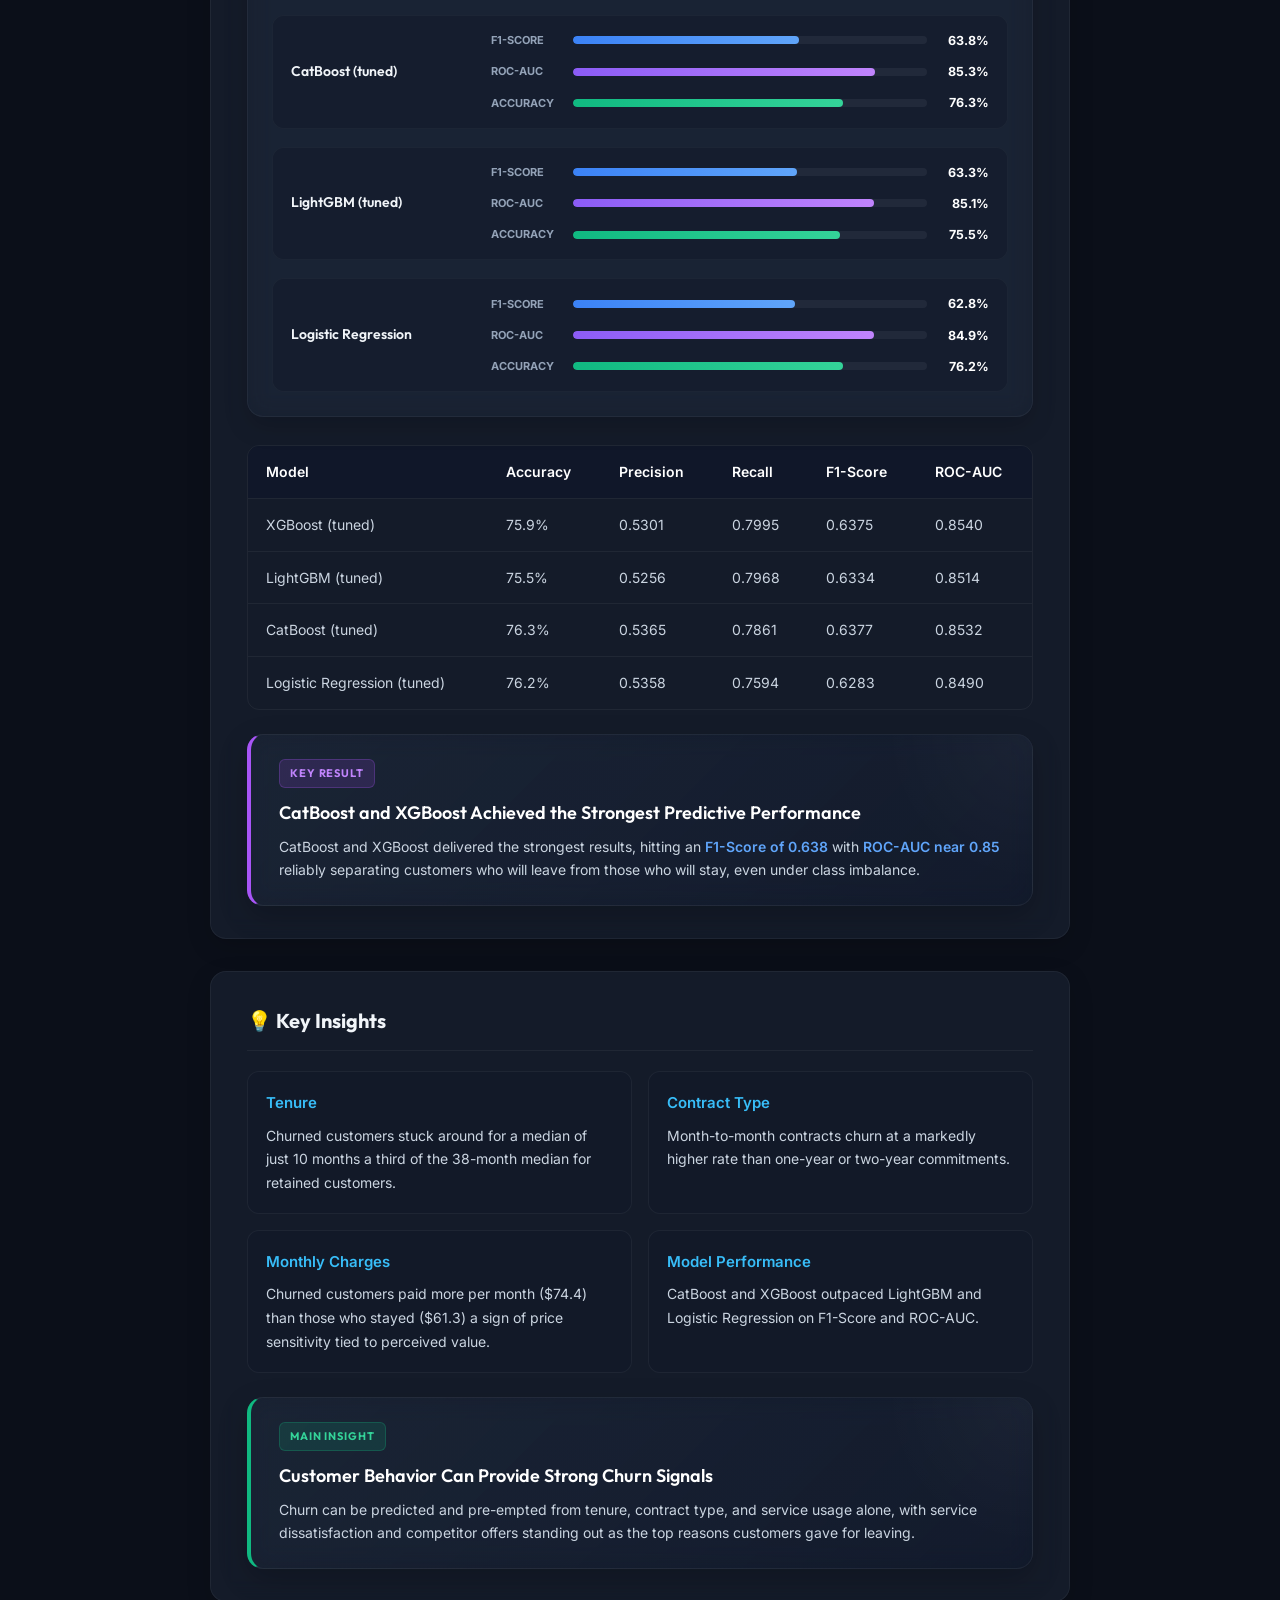
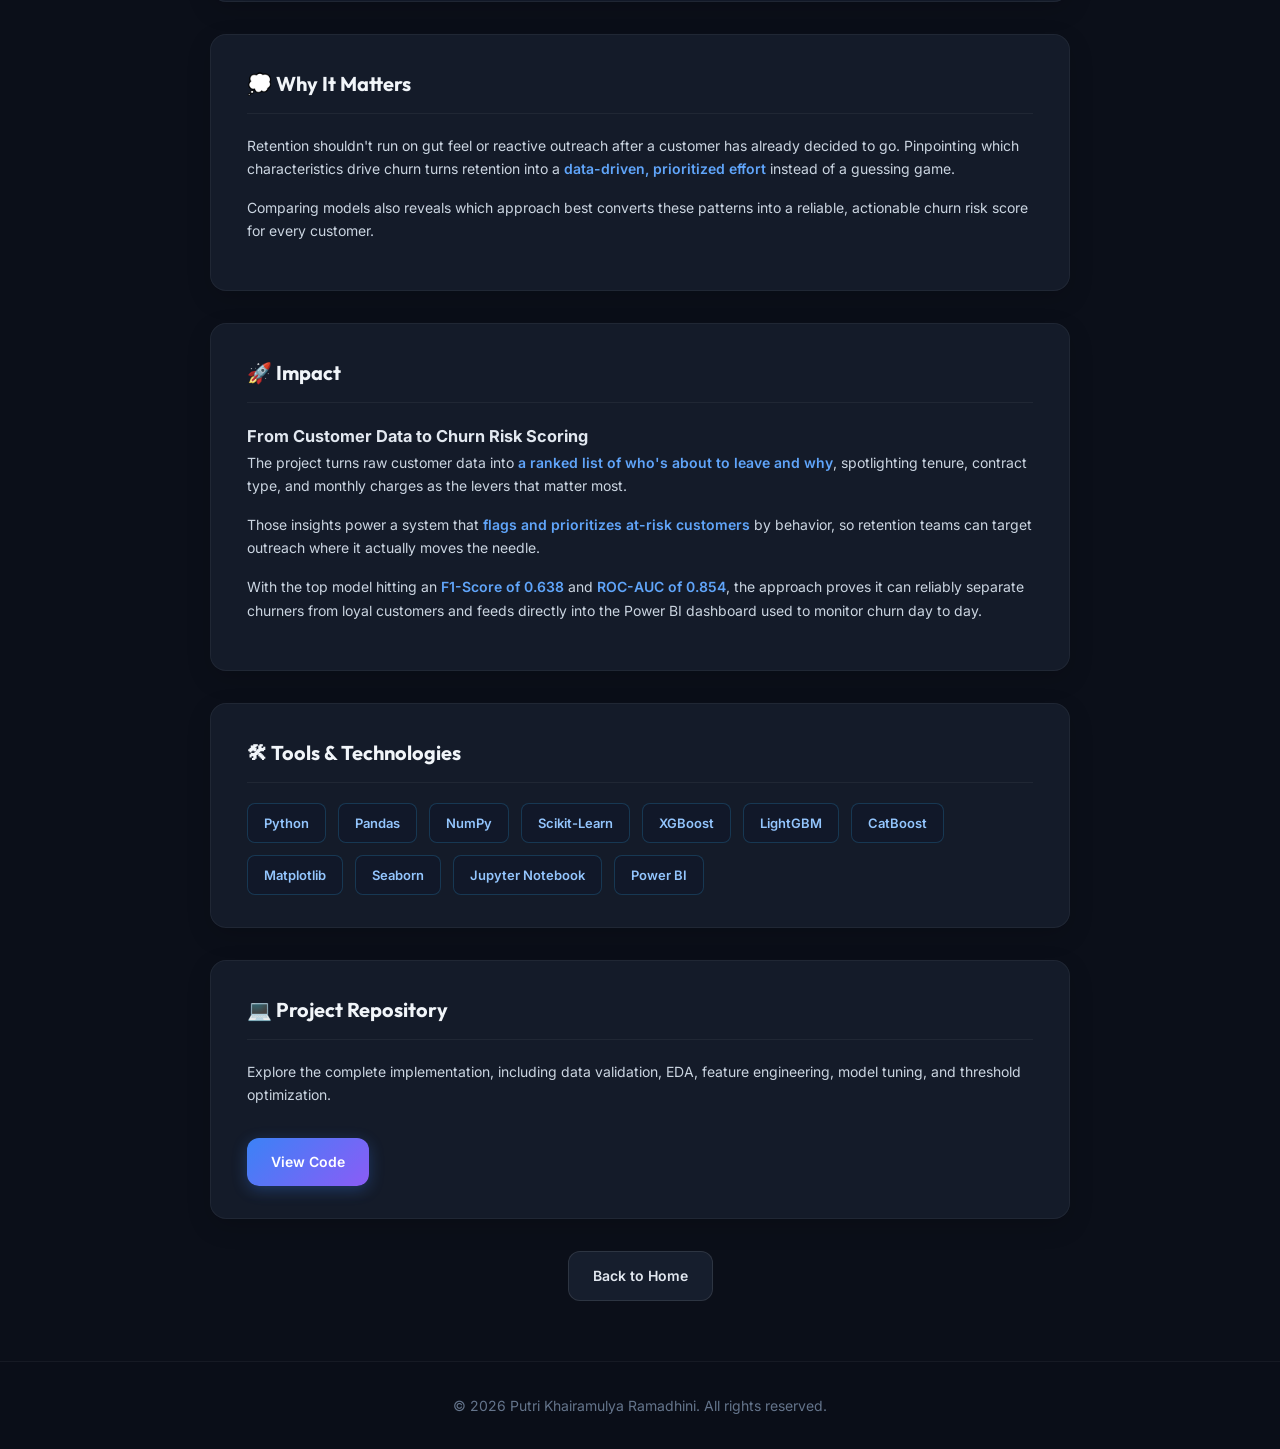
<file: telco.html>
<!DOCTYPE html>
<html lang="en">

<head>
    <meta charset="UTF-8" />
    <meta name="viewport" content="width=device-width, initial-scale=1.0" />

    <title>Telco Customer Churn Analysis &amp; Prediction | Putri Khairamulya Ramadhini</title>

    <link rel="stylesheet" href="style.css" />

</head>

<body>


    <header>

        <div class="container navbar">

            <a href="index.html" class="brand">
                Putri Khairamulya Ramadhini
            </a>

            <nav class="nav-links">

                <a href="index.html">Home</a>

                <a href="index.html#projects">
                    Projects
                </a>

                <a href="https://github.com/putrikhairamulyaR" target="_blank">
                    Github
                </a>

                <a href="https://www.linkedin.com/in/putri-khairamulya-ramadhini-48692b2a8" target="_blank">
                    LinkedIn
                </a>

            </nav>

        </div>

    </header>


    <main class="container">


        <!-- HERO -->

        <section class="page-header">

            <span class="tag">
                Customer Analytics · Machine Learning
            </span>

            <h1>
                Telco Customer Churn Analysis &amp; Prediction
            </h1>

            <p>
                Diagnosed the behavioral and contractual drivers of customer
                churn, engineered predictive features, and built a machine
                learning model that flags at-risk customers before they leave.
            </p>

        </section>


        <!-- HERO IMAGE -->

        <img class="hero-image" src="image/telco.png" alt="Telco Customer Churn Analysis and Prediction">


        <section class="content-card">

            <h2>
                📊 Project Snapshot
            </h2>

            <div class="snapshot">

                <div class="snapshot-item">
                    <span class="icon">👥</span>
                    <span class="number">
                        7,043
                    </span>

                    <span class="label">
                        Customer Records
                    </span>

                </div>


                <div class="snapshot-item">
                    <span class="icon">⚙️</span>
                    <span class="number">
                        33
                    </span>

                    <span class="label">
                        Features
                    </span>

                </div>


                <div class="snapshot-item">
                    <span class="icon">📉</span>
                    <span class="number">
                        26.5%
                    </span>

                    <span class="label">
                        Churn Rate
                    </span>

                </div>

            </div>

        </section>


        <section class="content-card">

            <h2>
                ⚠️ The Problem
            </h2>

            <p>
                Churn quietly drains revenue in subscription businesses like
                telecom providers acquiring a new customer costs far more than
                keeping an existing one, yet the signals that predict who's
                about to leave are scattered across dozens of account and
                service attributes.
            </p>

            <p>
                The challenge was to isolate
                <strong>which customer characteristics and behaviors most
                    strongly predict churn</strong>, and turn those signals into a
                system that flags at-risk customers before they walk away.
            </p>

        </section>

        <section class="content-card">

            <h2>
                🎯 Objective
            </h2>

            <p>
                The project was designed to answer the following questions:
            </p>

            <ul class="question-list">

                <li>
                    <strong>
                        Which customer characteristics and service usage patterns
                        most strongly drive churn?
                    </strong>
                </li>

                <li>
                    <strong>
                        Does contract type and tenure outweigh pricing alone in
                        predicting churn?
                    </strong>
                </li>

                <li>
                    <strong>
                        What reasons do customers most often cite for leaving?
                    </strong>
                </li>

                <li>
                    <strong>
                        Which machine learning model most reliably flags customers
                        at risk of churning?
                    </strong>
                </li>

            </ul>

        </section>

        <section class="content-card">

            <h2>
                🔎 Approach &amp; Analysis
            </h2>

            <div class="analysis-item">

                <p>

                    <strong>
                        1. Data Quality Analysis
                    </strong>

                    <br>

                    Audited 7,043 customer records across 33 features checking
                    missing values, duplicates, label consistency, and logical
                    consistency between dependent service columns to guarantee
                    clean inputs downstream.

                </p>

            </div>

            <div class="analysis-item">

                <p>

                    <strong>
                        2. Exploratory Data Analysis
                    </strong>

                    <br>

                    Mapped churn distribution, geographic concentration, billing
                    behavior, demographics, contract types, and tenure to pinpoint
                    exactly where churn concentrates.

                </p>

            </div>

            <div class="analysis-item">

                <p>

                    <strong>
                        3. Churn Driver Analysis
                    </strong>

                    <br>

                    Isolated the customer attributes with the strongest pull on
                    retention, from tenure and contract type to service usage.

                </p>

            </div>

            <div class="analysis-item">

                <p>

                    <strong>
                        4. Correlation Analysis
                    </strong>

                    <br>

                    Quantified relationships between encoded features and churn to
                    rank the strongest predictive signals tenure, online
                    security, tech support, and contract type led the pack.

                </p>

            </div>

            <div class="analysis-item">

                <p>

                    <strong>
                        5. Feature Engineering
                    </strong>

                    <br>

                    Engineered business-driven features Total Services, Tenure
                    Bucket, Charge Per Service, Billing Gap, and a High Risk
                    Contract-Payment flag to sharpen the model's predictive
                    edge.

                </p>

            </div>

            <div class="analysis-item">

                <p>

                    <strong>
                        6. Predictive Modeling
                    </strong>

                    <br>

                    Benchmarked XGBoost, LightGBM, CatBoost, and Logistic
                    Regression on Accuracy, Precision, Recall, F1-Score, and
                    ROC-AUC, applying consistent threshold tuning across every
                    model to find the sharpest churn predictor.

                </p>

            </div>

        </section>
        <section class="content-card streamlit-section">

            <h2>
                🚀 Churn Risk Dashboard
            </h2>

            <p>
                Of 7,043 customers, 1,869 churned 88.55% on month-to-month
                contracts, 57.30% paying by electronic check, 74.91% on
                paperless billing, and 55.48% within their first year. Phone
                Service was their most common subscription (91%), Fiber optic
                carried the highest churn among internet types, and 36% had a
                partner. Built in Power BI, the dashboard filters this exact
                segment live by contract, payment method, tenure, and
                internet type down to individual customer records.
            </p>

            <div class="deployment-box">

                <p>
                    <strong>Actionable Monitoring:</strong>
                    Retention teams can pull the exact list of month-to-month,
                    electronic-check, under-12-month customers on Fiber optic
                    the segment driving most of the churn instead of
                    reviewing accounts one by one.
                </p>

            </div>

            <a class="project-link" href="File/pdf%20churn%20prediction.pdf" target="_blank">
                View Dashboard Report
            </a>

        </section>
        <section class="content-card">

            <h2>
                📈 Results &amp; Insights
            </h2>

            <p>
                Benchmarked four machine learning algorithms head-to-head
                <strong>XGBoost</strong>, <strong>LightGBM</strong>,
                <strong>CatBoost</strong>, and <strong>Logistic Regression</strong>
                to predict customer churn. The evaluation confirmed that
                <strong>Tenure, Contract Type, and Monthly Charges</strong>
                drive the bulk of churn risk.
            </p>

            <div class="chart-container">
                <div class="chart-header">
                    <h3>📊 Model Performance Comparison</h3>
                    <div class="chart-legend">
                        <div class="legend-item"><span class="legend-color f1"></span> F1-Score</div>
                        <div class="legend-item"><span class="legend-color auc"></span> ROC-AUC</div>
                        <div class="legend-item"><span class="legend-color acc"></span> Accuracy</div>
                    </div>
                </div>
                <div class="model-chart-grid">
                    <div class="model-chart-row">
                        <div class="model-name-label">XGBoost (tuned)</div>
                        <div class="model-metrics-bars">
                            <div class="metric-bar-group">
                                <span class="metric-bar-title">F1-Score</span>
                                <div class="metric-bar-track-wrapper">
                                    <div class="metric-bar-fill-bar f1-fill" style="width: 63.75%"></div>
                                </div>
                                <span class="metric-bar-value">63.8%</span>
                            </div>
                            <div class="metric-bar-group">
                                <span class="metric-bar-title">ROC-AUC</span>
                                <div class="metric-bar-track-wrapper">
                                    <div class="metric-bar-fill-bar auc-fill" style="width: 85.40%"></div>
                                </div>
                                <span class="metric-bar-value">85.4%</span>
                            </div>
                            <div class="metric-bar-group">
                                <span class="metric-bar-title">Accuracy</span>
                                <div class="metric-bar-track-wrapper">
                                    <div class="metric-bar-fill-bar acc-fill" style="width: 75.90%"></div>
                                </div>
                                <span class="metric-bar-value">75.9%</span>
                            </div>
                        </div>
                    </div>
                    <div class="model-chart-row">
                        <div class="model-name-label">CatBoost (tuned)</div>
                        <div class="model-metrics-bars">
                            <div class="metric-bar-group">
                                <span class="metric-bar-title">F1-Score</span>
                                <div class="metric-bar-track-wrapper">
                                    <div class="metric-bar-fill-bar f1-fill" style="width: 63.77%"></div>
                                </div>
                                <span class="metric-bar-value">63.8%</span>
                            </div>
                            <div class="metric-bar-group">
                                <span class="metric-bar-title">ROC-AUC</span>
                                <div class="metric-bar-track-wrapper">
                                    <div class="metric-bar-fill-bar auc-fill" style="width: 85.32%"></div>
                                </div>
                                <span class="metric-bar-value">85.3%</span>
                            </div>
                            <div class="metric-bar-group">
                                <span class="metric-bar-title">Accuracy</span>
                                <div class="metric-bar-track-wrapper">
                                    <div class="metric-bar-fill-bar acc-fill" style="width: 76.30%"></div>
                                </div>
                                <span class="metric-bar-value">76.3%</span>
                            </div>
                        </div>
                    </div>
                    <div class="model-chart-row">
                        <div class="model-name-label">LightGBM (tuned)</div>
                        <div class="model-metrics-bars">
                            <div class="metric-bar-group">
                                <span class="metric-bar-title">F1-Score</span>
                                <div class="metric-bar-track-wrapper">
                                    <div class="metric-bar-fill-bar f1-fill" style="width: 63.34%"></div>
                                </div>
                                <span class="metric-bar-value">63.3%</span>
                            </div>
                            <div class="metric-bar-group">
                                <span class="metric-bar-title">ROC-AUC</span>
                                <div class="metric-bar-track-wrapper">
                                    <div class="metric-bar-fill-bar auc-fill" style="width: 85.14%"></div>
                                </div>
                                <span class="metric-bar-value">85.1%</span>
                            </div>
                            <div class="metric-bar-group">
                                <span class="metric-bar-title">Accuracy</span>
                                <div class="metric-bar-track-wrapper">
                                    <div class="metric-bar-fill-bar acc-fill" style="width: 75.50%"></div>
                                </div>
                                <span class="metric-bar-value">75.5%</span>
                            </div>
                        </div>
                    </div>
                    <div class="model-chart-row">
                        <div class="model-name-label">Logistic Regression</div>
                        <div class="model-metrics-bars">
                            <div class="metric-bar-group">
                                <span class="metric-bar-title">F1-Score</span>
                                <div class="metric-bar-track-wrapper">
                                    <div class="metric-bar-fill-bar f1-fill" style="width: 62.83%"></div>
                                </div>
                                <span class="metric-bar-value">62.8%</span>
                            </div>
                            <div class="metric-bar-group">
                                <span class="metric-bar-title">ROC-AUC</span>
                                <div class="metric-bar-track-wrapper">
                                    <div class="metric-bar-fill-bar auc-fill" style="width: 84.90%"></div>
                                </div>
                                <span class="metric-bar-value">84.9%</span>
                            </div>
                            <div class="metric-bar-group">
                                <span class="metric-bar-title">Accuracy</span>
                                <div class="metric-bar-track-wrapper">
                                    <div class="metric-bar-fill-bar acc-fill" style="width: 76.20%"></div>
                                </div>
                                <span class="metric-bar-value">76.2%</span>
                            </div>
                        </div>
                    </div>
                </div>
            </div>

            <div class="result-table-wrapper">
                <table class="result-table">

                    <thead>

                        <tr>

                            <th>
                                Model
                            </th>

                            <th>
                                Accuracy
                            </th>

                            <th>
                                Precision
                            </th>

                            <th>
                                Recall
                            </th>

                            <th>
                                F1-Score
                            </th>

                            <th>
                                ROC-AUC
                            </th>

                        </tr>

                    </thead>

                    <tbody>

                        <tr>

                            <td>
                                XGBoost (tuned)
                            </td>

                            <td>
                                75.9%
                            </td>

                            <td>
                                0.5301
                            </td>

                            <td>
                                0.7995
                            </td>

                            <td>
                                0.6375
                            </td>

                            <td>
                                0.8540
                            </td>

                        </tr>

                        <tr>

                            <td>
                                LightGBM (tuned)
                            </td>

                            <td>
                                75.5%
                            </td>

                            <td>
                                0.5256
                            </td>

                            <td>
                                0.7968
                            </td>

                            <td>
                                0.6334
                            </td>

                            <td>
                                0.8514
                            </td>

                        </tr>

                        <tr>

                            <td>
                                CatBoost (tuned)
                            </td>

                            <td>
                                76.3%
                            </td>

                            <td>
                                0.5365
                            </td>

                            <td>
                                0.7861
                            </td>

                            <td>
                                0.6377
                            </td>

                            <td>
                                0.8532
                            </td>

                        </tr>

                        <tr>

                            <td>
                                Logistic Regression (tuned)
                            </td>

                            <td>
                                76.2%
                            </td>

                            <td>
                                0.5358
                            </td>

                            <td>
                                0.7594
                            </td>

                            <td>
                                0.6283
                            </td>

                            <td>
                                0.8490
                            </td>

                        </tr>

                    </tbody>

                </table>
            </div>

            <div class="main-insight key-result">

                <div class="insight-label">
                    Key Result
                </div>

                <h3>
                    CatBoost and XGBoost Achieved the Strongest Predictive Performance
                </h3>

                <p>
                    CatBoost and XGBoost delivered the strongest results, hitting
                    an <strong>F1-Score of 0.638</strong> with
                    <strong>ROC-AUC near 0.85</strong> reliably separating
                    customers who will leave from those who will stay, even under
                    class imbalance.
                </p>

            </div>

        </section>

        <section class="content-card">

            <h2>
                💡 Key Insights
            </h2>

            <div class="finding-grid">

                <div class="finding">

                    <strong>
                        Tenure
                    </strong>

                    <span>
                        Churned customers stuck around for a median of just 10
                        months a third of the 38-month median for retained
                        customers.
                    </span>

                </div>

                <div class="finding">

                    <strong>
                        Contract Type
                    </strong>

                    <span>
                        Month-to-month contracts churn at a markedly higher rate
                        than one-year or two-year commitments.
                    </span>

                </div>

                <div class="finding">

                    <strong>
                        Monthly Charges
                    </strong>

                    <span>
                        Churned customers paid more per month ($74.4) than those
                        who stayed ($61.3) a sign of price sensitivity tied to
                        perceived value.
                    </span>

                </div>

                <div class="finding">

                    <strong>
                        Model Performance
                    </strong>

                    <span>
                        CatBoost and XGBoost outpaced LightGBM and Logistic
                        Regression on F1-Score and ROC-AUC.
                    </span>

                </div>

            </div>

            <div class="main-insight general-insight">

                <div class="insight-label">
                    Main Insight
                </div>

                <h3>
                    Customer Behavior Can Provide Strong Churn Signals
                </h3>

                <p>
                    Churn can be predicted and pre-empted from tenure,
                    contract type, and service usage alone, with service
                    dissatisfaction and competitor offers standing out as the top
                    reasons customers gave for leaving.
                </p>

            </div>

        </section>

        <section class="content-card">

            <h2>
                💭 Why It Matters
            </h2>

            <p>
                Retention shouldn't run on gut feel or reactive outreach after a
                customer has already decided to go. Pinpointing which
                characteristics drive churn turns retention into a
                <strong>data-driven, prioritized effort</strong> instead of a
                guessing game.
            </p>

            <p>
                Comparing models also reveals which approach best converts these
                patterns into a reliable, actionable churn risk score for every
                customer.
            </p>

        </section>

        <section class="content-card">

            <h2>
                🚀 Impact
            </h2>

            <div class="impact-box">

                <h3>
                    From Customer Data to Churn Risk Scoring
                </h3>

                <p>
                    The project turns raw customer data into
                    <strong>a ranked list of who's about to leave and why</strong>,
                    spotlighting tenure, contract type, and monthly charges as the
                    levers that matter most.
                </p>

                <p>
                    Those insights power a system that
                    <strong>flags and prioritizes at-risk customers</strong> by
                    behavior, so retention teams can target outreach where it
                    actually moves the needle.
                </p>

                <p>
                    With the top model hitting an
                    <strong>F1-Score of 0.638</strong> and
                    <strong>ROC-AUC of 0.854</strong>, the approach proves it can
                    reliably separate churners from loyal customers and feeds
                    directly into the Power BI dashboard used to monitor churn
                    day to day.
                </p>

            </div>

        </section>

        <section class="content-card">

            <h2>
                🛠 Tools &amp; Technologies
            </h2>

            <div class="tools-list">

                <span>
                    Python
                </span>

                <span>
                    Pandas
                </span>

                <span>
                    NumPy
                </span>

                <span>
                    Scikit-Learn
                </span>

                <span>
                    XGBoost
                </span>

                <span>
                    LightGBM
                </span>

                <span>
                    CatBoost
                </span>

                <span>
                    Matplotlib
                </span>

                <span>
                    Seaborn
                </span>

                <span>
                    Jupyter Notebook
                </span>

                <span>
                    Power BI
                </span>

            </div>

        </section>



        <section class="content-card github-section">

            <h2>
                💻 Project Repository
            </h2>

            <p>
                Explore the complete implementation, including data validation,
                EDA, feature engineering, model tuning, and threshold
                optimization.
            </p>

            <a class="project-link"
                href="https://drive.google.com/drive/folders/1c2TUDtx0-4KLE8TqKwgdqZ6hD59Tt910?usp=sharing"
                target="_blank">
                View Code
            </a>

        </section>



        <!-- BACK -->

        <a class="back-link" href="index.html">
            Back to Home
        </a>


    </main>


    <footer>

        <div class="container">

            © 2026 Putri Khairamulya Ramadhini.
            All rights reserved.

        </div>

    </footer>

</body>

</html>
</file>
<file: style.css>
@import url('https://fonts.googleapis.com/css2?family=Inter:wght@300;400;500;600;700;800&family=Outfit:wght@400;600;800&display=swap');

* {
  box-sizing: border-box;
  margin: 0;
  padding: 0;
}

html {
  scroll-behavior: smooth;
  font-size: 14px;
}

body {
  font-family: 'Inter', -apple-system, BlinkMacSystemFont, "Segoe UI", Roboto, sans-serif;
  background: #0b0f19; /* Deep dark blue */
  background-image: radial-gradient(circle at top right, rgba(37, 99, 235, 0.08), transparent 40%),
                    radial-gradient(circle at bottom left, rgba(139, 92, 246, 0.08), transparent 40%);
  background-attachment: fixed;
  color: #e2e8f0;
  line-height: 1.7;
}

a {
  text-decoration: none;
  color: inherit;
  transition: all 0.3s ease;
}

img {
  max-width: 100%;
  display: block;
}

.container {
  width: min(1120px, 90%);
  margin: 0 auto;
}

/* ==================================

   HEADER / NAVBAR

=================================== */

header {
  background: rgba(11, 15, 25, 0.7);
  backdrop-filter: blur(16px);
  -webkit-backdrop-filter: blur(16px);
  border-bottom: 1px solid rgba(255, 255, 255, 0.08);
  position: sticky;
  top: 0;
  z-index: 100;
}

.navbar {
  height: 80px;
  display: flex;
  align-items: center;
  justify-content: space-between;
}

.brand {
  font-family: 'Outfit', sans-serif;
  font-size: 20px;
  font-weight: 800;
  letter-spacing: 0.02em;
  color: #ffffff;
  background: linear-gradient(90deg, #60a5fa, #c084fc);
  -webkit-background-clip: text;
  -webkit-text-fill-color: transparent;
}

.nav-links {
  display: flex;
  gap: 32px;
  font-size: 14px;
  font-weight: 600;
  color: #cbd5e1;
}

.nav-links a {
  position: relative;
}

.nav-links a:hover {
  color: #60a5fa;
}

.nav-links a::after {
  content: '';
  position: absolute;
  width: 0;
  height: 2px;
  bottom: -4px;
  left: 0;
  background: #60a5fa;
  transition: width 0.3s ease;
  border-radius: 2px;
}

.nav-links a:hover::after {
  width: 100%;
}

/* ==================================

   HOME: PROFILE SECTION

=================================== */

.profile-section {
  padding: 80px 0 40px;
  animation: fadeIn 0.8s ease forwards;
}

@keyframes fadeIn {
  from { opacity: 0; transform: translateY(20px); }

  to { opacity: 1; transform: translateY(0); }

}

.profile-card {
  background: rgba(30, 41, 59, 0.4);
  backdrop-filter: blur(12px);
  border: 1px solid rgba(255, 255, 255, 0.05);
  border-radius: 24px;
  padding: 40px;
  display: grid;
  grid-template-columns: 200px 1fr;
  gap: 40px;
  align-items: center;
  box-shadow: 0 20px 40px rgba(0, 0, 0, 0.2);
  position: relative;
  overflow: hidden;
}

.profile-card::before {
  content: '';
  position: absolute;
  top: -50px;
  left: -50px;
  width: 150px;
  height: 150px;
  background: rgba(96, 165, 250, 0.2);
  filter: blur(60px);
  z-index: -1;
  border-radius: 50%;
}

.profile-photo {
  position: relative;
}

.profile-photo img {
  width: 200px;
  height: 200px;
  object-fit: cover;
  object-position: center;
  border-radius: 24px;
  border: 2px solid rgba(255, 255, 255, 0.1);
  box-shadow: 0 10px 25px rgba(0,0,0,0.4);
}

.section-label {
  display: inline-block;
  background: rgba(37, 99, 235, 0.2);
  color: #93c5fd;
  font-size: 13px;
  font-weight: 700;
  letter-spacing: 0.05em;
  padding: 6px 14px;
  border-radius: 999px;
  margin-bottom: 16px;
  border: 1px solid rgba(96, 165, 250, 0.2);
}

.profile-content p {
  color: #94a3b8;
  font-size: 16px;
  max-width: 780px;
  margin-bottom: 20px;
  line-height: 1.8;
}

.skills-list {
  display: flex;
  flex-wrap: wrap;
  gap: 10px;
  margin-bottom: 30px;
}

.skill-tag {
  background: rgba(255, 255, 255, 0.05);
  color: #cbd5e1;
  border: 1px solid rgba(255, 255, 255, 0.1);
  padding: 6px 14px;
  border-radius: 8px;
  font-size: 13px;
  font-weight: 500;
  transition: all 0.3s ease;
}

.skill-tag:hover {
  background: rgba(96, 165, 250, 0.15);
  border-color: rgba(96, 165, 250, 0.3);
  color: #93c5fd;
}

.profile-icons {
  display: grid;
  grid-template-columns: repeat(4, 1fr);
  gap: 16px;
}

.profile-icon-card {
  background: rgba(15, 23, 42, 0.6);
  border: 1px solid rgba(255, 255, 255, 0.05);
  border-radius: 16px;
  padding: 20px;
  transition: all 0.3s ease;
}

.profile-icon-card:hover {
  background: rgba(30, 41, 59, 0.8);
  border-color: rgba(96, 165, 250, 0.3);
  transform: translateY(-5px);
  box-shadow: 0 10px 20px rgba(0, 0, 0, 0.2);
}

.profile-icon-card .icon {
  font-size: 28px;
  margin-bottom: 12px;
}

.profile-icon-card strong {
  display: block;
  color: #f1f5f9;
  font-size: 15px;
  font-weight: 600;
  margin-bottom: 6px;
}

.profile-icon-card span {
  color: #64748b;
  font-size: 13.5px;
}

/* ==================================

   HOME: PROJECTS SECTION

=================================== */

.projects-section {
  margin-bottom: 100px;
  padding-top: 20px;
}

.section-header {
  display: flex;
  justify-content: space-between;
  align-items: flex-end;
  margin-bottom: 32px;
}

.section-header h2 {
  font-family: 'Outfit', sans-serif;
  font-size: 32px;
  color: #f8fafc;
}

.section-header span {
  color: #64748b;
  font-size: 15px;
  font-weight: 500;
}

.portfolio-grid {
  display: grid;
  grid-template-columns: repeat(4, minmax(0, 1fr));
  gap: 24px;
}

.card {
  background: rgba(30, 41, 59, 0.4);
  backdrop-filter: blur(8px);
  border: 1px solid rgba(255, 255, 255, 0.05);
  border-radius: 20px;
  overflow: hidden;
  transition: all 0.35s cubic-bezier(0.4, 0, 0.2, 1);
  display: flex;
  flex-direction: column;
}

.card:hover {
  transform: translateY(-8px);
  box-shadow: 0 20px 40px rgba(0, 0, 0, 0.3);
  border-color: rgba(96, 165, 250, 0.2);
}

.card a {
  display: flex;
  flex-direction: column;
  height: 100%;
}

.card img {
  width: 100%;
  height: 180px;
  object-fit: cover;
  transition: transform 0.5s ease;
}

.card:hover img {
  transform: scale(1.02);
}

.card-img-wrapper {
  overflow: hidden;
}

.card-content {
  padding: 24px;
  display: flex;
  flex-direction: column;
  flex: 1;
}

.tags {
  display: flex;
  flex-wrap: wrap;
  gap: 8px;
  margin-bottom: 16px;
}

.tag {
  display: inline-block;
  background: rgba(56, 189, 248, 0.1);
  color: #38bdf8;
  font-size: 11px;
  font-weight: 700;
  letter-spacing: 0.04em;
  padding: 6px 12px;
  border-radius: 999px;
  border: 1px solid rgba(56, 189, 248, 0.2);
}

.card h3 {
  font-family: 'Outfit', sans-serif;
  font-size: 20px;
  color: #f1f5f9;
  margin-bottom: 12px;
  line-height: 1.3;
  transition: color 0.3s ease;
}

.card:hover h3 {
  color: #60a5fa;
}

.card p {
  color: #94a3b8;
  font-size: 14px;
  margin-bottom: 20px;
  display: -webkit-box;
  -webkit-line-clamp: 3;
  -webkit-box-orient: vertical;
  overflow: hidden;
}

.card-footer {
  display: flex;
  justify-content: space-between;
  align-items: center;
  color: #64748b;
  font-size: 13.5px;
  border-top: 1px solid rgba(255, 255, 255, 0.05);
  padding-top: 16px;
  margin-top: auto;
}

.read-more {
  color: #60a5fa;
  font-weight: 600;
  display: flex;
  align-items: center;
  gap: 6px;
}

/* ==================================

   CERTIFICATION CARDS

=================================== */

.cert-grid {
  display: flex;
  flex-direction: column;
  gap: 16px;
  max-width: 960px;
  margin: 0 auto;
}

.cert-card {
  background: rgba(30, 41, 59, 0.25);
  backdrop-filter: blur(12px);
  -webkit-backdrop-filter: blur(12px);
  border: 1px solid rgba(255, 255, 255, 0.04);
  border-radius: 16px;
  overflow: hidden;
  transition: all 0.4s cubic-bezier(0.16, 1, 0.3, 1);
  display: flex;
  position: relative;
}

.cert-card::before {
  content: '';
  position: absolute;
  top: 0;
  left: 0;
  width: 4px;
  height: 100%;
  background: linear-gradient(180deg, #3b82f6, #8b5cf6);
  opacity: 0;
  transition: opacity 0.3s ease;
}

.cert-card:hover {
  transform: translateX(6px);
  background: rgba(30, 41, 59, 0.45);
  border-color: rgba(96, 165, 250, 0.2);
  box-shadow: 0 10px 30px rgba(0, 0, 0, 0.2);
}

.cert-card:hover::before {
  opacity: 1;
}

.cert-card a {
  display: flex;
  align-items: center;
  width: 100%;
  padding: 20px 24px;
  gap: 24px;
}

.cert-logo {
  width: 64px;
  height: 64px;
  background: rgba(15, 23, 42, 0.5);
  border: 1px solid rgba(255, 255, 255, 0.05);
  border-radius: 12px;
  display: flex;
  align-items: center;
  justify-content: center;
  padding: 10px;
  flex-shrink: 0;
  transition: all 0.3s ease;
}

.cert-card:hover .cert-logo {
  transform: scale(1.05);
  border-color: rgba(96, 165, 250, 0.25);
  background: rgba(15, 23, 42, 0.7);
}

.cert-logo img {
  max-width: 100%;
  max-height: 100%;
  object-fit: contain;
}

.cert-content {
  display: flex;
  flex-direction: column;
  flex: 1;
  gap: 6px;
}

.cert-header-row {
  display: flex;
  justify-content: space-between;
  align-items: center;
  gap: 16px;
}

.cert-content h3 {
  font-family: 'Outfit', sans-serif;
  font-size: 16.5px;
  font-weight: 600;
  color: #f8fafc;
  margin-bottom: 0;
  line-height: 1.3;
  transition: color 0.3s ease;
}

.cert-card:hover .cert-content h3 {
  color: #60a5fa;
}

.cert-header-row .date {
  color: #64748b;
  font-size: 13px;
  font-weight: 500;
  white-space: nowrap;
}

.cert-meta {
  display: flex;
  align-items: center;
  gap: 8px;
  font-size: 13.5px;
}

.cert-meta .issuer {
  font-weight: 600;
  color: #cbd5e1;
}

.cert-content p.desc {
  color: #94a3b8;
  font-size: 13.5px;
  line-height: 1.6;
  margin-top: 4px;
  margin-bottom: 4px;
}

.cert-tags-row {
  display: flex;
  flex-wrap: wrap;
  gap: 8px;
  margin-top: 4px;
}

.cert-tags-row .tag {
  background: rgba(56, 189, 248, 0.06);
  color: #38bdf8;
  font-size: 10.5px;
  font-weight: 700;
  letter-spacing: 0.04em;
  padding: 4px 10px;
  border-radius: 6px;
  border: 1px solid rgba(56, 189, 248, 0.15);
  transition: all 0.3s ease;
}

.cert-card:hover .tag {
  background: rgba(56, 189, 248, 0.12);
  border-color: rgba(56, 189, 248, 0.3);
}

.cert-action {
  display: flex;
  align-items: center;
  justify-content: center;
  color: #64748b;
  transition: all 0.3s ease;
  font-size: 20px;
  padding-left: 8px;
  flex-shrink: 0;
}

.cert-card:hover .cert-action {
  color: #60a5fa;
  transform: translateX(4px);
}

@media (max-width: 768px) {
  .cert-card a {
    padding: 16px;
    gap: 16px;
  }

  .cert-logo {
    width: 52px;
    height: 52px;
    padding: 8px;
    border-radius: 10px;
  }

  .cert-header-row {
    flex-direction: column;
    align-items: flex-start;
    gap: 4px;
  }

  .cert-header-row .date {
    font-size: 12px;
  }

  .cert-action {
    display: none;
  }
}

/* ==================================

   PROJECT DETAIL PAGES

=================================== */

.page-header {
  padding: 60px 0 30px;
  text-align: center;
  animation: fadeIn 0.6s ease;
}

.page-header h1 {
  font-family: 'Outfit', sans-serif;
  font-size: 34px;
  font-weight: 800;
  color: #ffffff;
  line-height: 1.3;
  margin-bottom: 14px;
  background: linear-gradient(to right, #ffffff, #94a3b8);
  -webkit-background-clip: text;
  -webkit-text-fill-color: transparent;
}

.project-date {
  color: #60a5fa;
  font-size: 14px;
  font-weight: 600;
  margin-bottom: 24px;
  text-transform: uppercase;
  letter-spacing: 0.08em;
}

.page-header p {
  color: #cbd5e1;
  font-size: 16px;
  max-width: 650px;
  margin: 0 auto;
  line-height: 1.7;
}

.hero-image {
  width: 100%;
  max-width: 540px;
  height: auto;
  border-radius: 14px;
  margin: 0 auto 32px;
  border: 1px solid rgba(255, 255, 255, 0.1);
  box-shadow: 0 16px 30px rgba(0, 0, 0, 0.3);
  display: block;
}

.hero-container {
  display: flex;
  flex-direction: column;
  align-items: center;
  margin-bottom: 32px;
}

.youtube-btn {
  display: inline-flex;
  align-items: center;
  gap: 8px;
  background: rgba(239, 68, 68, 0.1);
  color: #fca5a5;
  border: 1px solid rgba(239, 68, 68, 0.3);
  padding: 10px 20px;
  border-radius: 999px;
  font-size: 14px;
  font-weight: 600;
  transition: all 0.3s ease;
  margin-top: -10px;
  margin-bottom: 20px;
}

.youtube-btn:hover {
  background: rgba(239, 68, 68, 0.2);
  border-color: rgba(239, 68, 68, 0.5);
  color: #fecaca;
  transform: translateY(-2px);
}

.content-card {
  background: rgba(30, 41, 59, 0.5);
  backdrop-filter: blur(12px);
  border: 1px solid rgba(255, 255, 255, 0.05);
  border-radius: 16px;
  padding: 32px 36px;
  margin-bottom: 32px;
  box-shadow: 0 8px 25px rgba(0, 0, 0, 0.15);
  max-width: 860px;
  margin-left: auto;
  margin-right: auto;
  animation: fadeIn 0.8s ease;
}

.content-card h2 {
  font-family: 'Outfit', sans-serif;
  font-size: 20px;
  font-weight: 700;
  color: #f1f5f9;
  margin-bottom: 20px;
  padding-bottom: 12px;
  border-bottom: 1px solid rgba(255, 255, 255, 0.05);
  display: flex;
  align-items: center;
  gap: 10px;
}

.content-card p {
  color: #cbd5e1;
  font-size: 14px;
  line-height: 1.65;
  margin-bottom: 16px;
}

.content-card ul {
  margin-left: 20px;
  color: #cbd5e1;
  margin-bottom: 16px;
}

.content-card li {
  margin-bottom: 8px;
  font-size: 14.5px;
  line-height: 1.6;
}

.content-card strong {
  color: #60a5fa;
  font-weight: 600;
}

.tools-list {
  display: flex;
  flex-wrap: wrap;
  gap: 12px;
  margin-top: 16px;
}

.tools-list span {
  background: rgba(15, 23, 42, 0.6);
  color: #93c5fd;
  border: 1px solid rgba(56, 189, 248, 0.2);
  border-radius: 8px;
  padding: 8px 16px;
  font-size: 13px;
  font-weight: 600;
  transition: all 0.3s;
}

.tools-list span:hover {
  background: rgba(56, 189, 248, 0.1);
  border-color: rgba(56, 189, 248, 0.4);
}

.project-group {
  margin-bottom: 40px;
}

/* Responsive fixes */

@media (max-width: 760px) {
  .skills-list {
    justify-content: center;
  }

}

/* ==================================

   PROJECT PAGE — grid & card sizing

=================================== */

.project-group .portfolio-grid {
  grid-template-columns: repeat(3, minmax(0, 1fr));
  gap: 20px;
}

.project-group .card img {
  height: 160px;
}

.project-group .card h3 {
  font-size: 17px;
}

.project-group .card p {
  font-size: 13.5px;
}

.tag-list {
  display: flex;
  flex-wrap: wrap;
  gap: 6px;
  margin-bottom: 14px;
}

@media (max-width: 1000px) {
  .project-group .portfolio-grid {
    grid-template-columns: repeat(2, minmax(0, 1fr));
  }

}

@media (max-width: 600px) {
  .project-group .portfolio-grid {
    grid-template-columns: 1fr;
  }

  .filter-buttons {
    gap: 6px;
  }

}



.project-link,

.back-link {
  display: inline-flex;
  align-items: center;
  justify-content: center;
  padding: 12px 24px;
  border-radius: 12px;
  font-size: 14px;
  font-weight: 600;
  transition: all 0.3s ease;
  margin-top: 16px;
  text-align: center;
}

.project-link {
  background: linear-gradient(135deg, #3b82f6, #8b5cf6);
  color: #ffffff;
  border: none;
  box-shadow: 0 4px 15px rgba(59, 130, 246, 0.3);
}

.project-link:hover {
  box-shadow: 0 8px 25px rgba(59, 130, 246, 0.5);
  transform: translateY(-2px);
  color: #ffffff;
}

.back-link {
  background: rgba(30, 41, 59, 0.6);
  border: 1px solid rgba(255, 255, 255, 0.1);
  color: #e2e8f0;
  margin-bottom: 60px;
  display: block;
  max-width: max-content;
  margin-left: auto;
  margin-right: auto;
}

.back-link:hover {
  background: rgba(51, 65, 85, 0.8);
  border-color: rgba(255, 255, 255, 0.2);
  color: #ffffff;
}

/* ==================================

   FOOTER

=================================== */

footer {
  border-top: 1px solid rgba(255, 255, 255, 0.05);
  padding: 32px 0;
  color: #64748b;
  font-size: 14px;
  text-align: center;
  background: rgba(11, 15, 25, 0.9);
}

/* ==================================

   RESPONSIVE DESIGN

=================================== */

@media (max-width: 1000px) {
  .profile-icons {
    grid-template-columns: repeat(2, 1fr);
  }

  .portfolio-grid {
    grid-template-columns: repeat(2, minmax(0, 1fr));
  }

}

@media (max-width: 900px) {
  .profile-card {
    grid-template-columns: 1fr;
    text-align: center;
  }

  .profile-card::before {
    top: 0;
    left: 50%;
    transform: translateX(-50%);
  }

  .profile-photo img {
    margin: 0 auto;
  }

  .profile-content p {
    margin: 0 auto 28px;
  }

}

@media (max-width: 760px) {
  .navbar {
    height: auto;
    padding: 20px 0;
    flex-direction: column;
    gap: 16px;
  }

  .nav-links {
    flex-wrap: wrap;
    justify-content: center;
    gap: 16px;
  }

  .profile-section {
    padding: 40px 0 30px;
  }

  .profile-card {
    padding: 30px 20px;
  }

  .profile-icons {
    grid-template-columns: 1fr;
  }

  .section-header {
    flex-direction: column;
    align-items: flex-start;
    gap: 8px;
  }

  .portfolio-grid {
    grid-template-columns: 1fr;
  }

  .page-header h1 {
    font-size: 28px;
  }

  .content-card {
    padding: 24px 20px;
  }

}

/* ==================================

   PROFILE DETAILS PAGE

=================================== */

.details-grid {
  display: grid;
  gap: 30px;
  margin-bottom: 60px;
}

.detail-card {
  background: rgba(30, 41, 59, 0.4);
  backdrop-filter: blur(12px);
  border: 1px solid rgba(255, 255, 255, 0.05);
  border-radius: 20px;
  padding: 32px;
  box-shadow: 0 10px 30px rgba(0, 0, 0, 0.15);
}

.detail-card h2 {
  font-family: 'Outfit', sans-serif;
  font-size: 24px;
  color: #f1f5f9;
  margin-bottom: 24px;
  padding-bottom: 12px;
  border-bottom: 1px solid rgba(255, 255, 255, 0.05);
}

.detail-item {
  margin-bottom: 24px;
}

.detail-item:last-child {
  margin-bottom: 0;
}

.detail-item h3 {
  font-family: 'Outfit', sans-serif;
  font-size: 18px;
  color: #60a5fa;
  margin-bottom: 4px;
}

.detail-item > span {
  display: block;
  color: #94a3b8;
  font-size: 13.5px;
  font-weight: 600;
  margin-bottom: 12px;
}

.course-list {
  display: flex;
  flex-wrap: wrap;
  gap: 10px;
  margin-top: 12px;
}

.course-list span {
  background: rgba(15, 23, 42, 0.6);
  color: #93c5fd;
  border: 1px solid rgba(56, 189, 248, 0.2);
  border-radius: 8px;
  padding: 6px 14px;
  font-size: 13px;
  transition: all 0.3s;
}

.course-list span:hover {
  background: rgba(56, 189, 248, 0.1);
  border-color: rgba(56, 189, 248, 0.4);
}

.detail-item p {
  color: #cbd5e1;
  font-size: 15px;
  line-height: 1.7;
  margin-bottom: 12px;
}

.detail-item ul {
  margin-left: 20px;
  color: #cbd5e1;
}

.detail-item li {
  font-size: 14.5px;
  margin-bottom: 8px;
}

.detail-item strong {
  color: #38bdf8;
  font-weight: 600;
}

.project-card.hidden {
  display: none;
}

/* ==================================

   PROJECTS FILTERS

=================================== */

.filter-buttons {
  display: flex;
  flex-wrap: wrap;
  justify-content: center;
  gap: 8px;
  margin-bottom: 36px;
  max-width: 860px;
  margin-left: auto;
  margin-right: auto;
}

.filter-btn {
  background: rgba(30, 41, 59, 0.5);
  border: 1px solid rgba(255, 255, 255, 0.08);
  color: #94a3b8;
  padding: 6px 14px;
  border-radius: 999px;
  font-size: 12.5px;
  font-weight: 600;
  cursor: pointer;
  transition: all 0.25s ease;
  font-family: 'Inter', sans-serif;
  letter-spacing: 0.01em;
  white-space: nowrap;
}

.filter-btn:hover {
  background: rgba(59, 130, 246, 0.15);
  border-color: rgba(96, 165, 250, 0.3);
  color: #93c5fd;
}

.filter-btn.active {
  background: linear-gradient(135deg, #3b82f6, #6366f1);
  color: #ffffff;
  border-color: transparent;
  box-shadow: 0 2px 10px rgba(59, 130, 246, 0.35);
}

/* ==================================
   PROJECT DETAIL SPECIFICS (REFACTORED)
=================================== */

/* Premium Snapshot Card Grid & Style */
.snapshot {
  display: grid;
  grid-template-columns: repeat(auto-fit, minmax(180px, 1fr));
  gap: 20px;
  margin-top: 20px;
  width: 100%;
}

.snapshot-item {
  background: rgba(30, 41, 59, 0.45);
  backdrop-filter: blur(12px);
  -webkit-backdrop-filter: blur(12px);
  border: 1px solid rgba(255, 255, 255, 0.06);
  border-radius: 16px;
  padding: 24px 20px;
  text-align: center;
  transition: all 0.35s cubic-bezier(0.4, 0, 0.2, 1);
  box-shadow: 0 10px 25px -5px rgba(0, 0, 0, 0.2), 0 8px 10px -6px rgba(0, 0, 0, 0.1);
  position: relative;
  overflow: hidden;
}

.snapshot-item::before {
  content: '';
  position: absolute;
  top: 0;
  left: 0;
  width: 100%;
  height: 100%;
  background: radial-gradient(circle at top right, rgba(255, 255, 255, 0.03), transparent 60%);
  pointer-events: none;
}

.snapshot-item:hover {
  transform: translateY(-6px);
  background: rgba(30, 41, 59, 0.6);
  border-color: rgba(96, 165, 250, 0.25);
  box-shadow: 0 20px 25px -5px rgba(0, 0, 0, 0.3), 0 10px 10px -5px rgba(0, 0, 0, 0.2);
}

.snapshot-item .icon {
  font-size: 26px;
  margin-bottom: 12px;
  display: block;
}

.snapshot-item .number {
  display: block;
  font-family: 'Outfit', sans-serif;
  font-size: 32px;
  font-weight: 800;
  letter-spacing: -0.02em;
  margin-bottom: 6px;
  line-height: 1.2;
}

.snapshot-item .label {
  color: #94a3b8;
  font-size: 11px;
  font-weight: 700;
  text-transform: uppercase;
  letter-spacing: 0.08em;
  display: block;
}

/* Custom snapshot card borders & gradients */
.snapshot-item:nth-child(1) { border-top: 3px solid #3b82f6; }
.snapshot-item:nth-child(2) { border-top: 3px solid #8b5cf6; }
.snapshot-item:nth-child(3) { border-top: 3px solid #10b981; }

.snapshot-item:nth-child(1) .number { background: linear-gradient(135deg, #60a5fa 30%, #3b82f6 100%); -webkit-background-clip: text; -webkit-text-fill-color: transparent; }
.snapshot-item:nth-child(2) .number { background: linear-gradient(135deg, #c084fc 30%, #8b5cf6 100%); -webkit-background-clip: text; -webkit-text-fill-color: transparent; }
.snapshot-item:nth-child(3) .number { background: linear-gradient(135deg, #34d399 30%, #10b981 100%); -webkit-background-clip: text; -webkit-text-fill-color: transparent; }

.question-list {
  list-style: none;
  padding-left: 0 !important;
}

.question-list li {
  position: relative;
  padding-left: 28px;
  margin-bottom: 12px;
  color: #cbd5e1;
}

.question-list li::before {
  content: '❓';
  position: absolute;
  left: 0;
  top: 1px;
}

.analysis-item {
  margin-bottom: 18px;
  padding-left: 16px;
  border-left: 3px solid #3b82f6;
}

.finding-grid {
  display: grid;
  grid-template-columns: repeat(2, 1fr);
  gap: 16px;
}

.finding {
  background: rgba(15, 23, 42, 0.4);
  padding: 18px;
  border-radius: 12px;
  border: 1px solid rgba(255, 255, 255, 0.05);
}

.finding strong {
  display: block;
  color: #38bdf8;
  margin-bottom: 8px;
  font-size: 15px;
}

.finding span {
  color: #cbd5e1;
  font-size: 14px;
  line-height: 1.65;
}

/* Premium Main Insight / Key Result Cards */
.main-insight {
  background: linear-gradient(135deg, rgba(30, 41, 59, 0.4) 0%, rgba(15, 23, 42, 0.6) 100%);
  backdrop-filter: blur(12px);
  -webkit-backdrop-filter: blur(12px);
  border: 1px solid rgba(255, 255, 255, 0.06);
  border-radius: 16px;
  padding: 24px 28px;
  margin-top: 24px;
  box-shadow: 0 10px 30px rgba(0, 0, 0, 0.2);
  position: relative;
  overflow: hidden;
  transition: transform 0.3s ease, border-color 0.3s ease;
}

.main-insight:hover {
  transform: translateY(-3px);
  border-color: rgba(255, 255, 255, 0.1);
}

.main-insight::before {
  content: '';
  position: absolute;
  top: 0;
  right: 0;
  width: 150px;
  height: 150px;
  background: radial-gradient(circle at top right, rgba(255, 255, 255, 0.03), transparent 70%);
  pointer-events: none;
}

.insight-label {
  display: inline-flex;
  align-items: center;
  gap: 6px;
  font-family: 'Outfit', sans-serif;
  font-size: 11px;
  font-weight: 700;
  text-transform: uppercase;
  letter-spacing: 0.08em;
  padding: 4px 10px;
  border-radius: 6px;
  margin-bottom: 12px;
}

.main-insight.key-result {
  border-left: 4px solid #a855f7;
}

.main-insight.key-result .insight-label {
  background: rgba(168, 85, 247, 0.15);
  color: #c084fc;
  border: 1px solid rgba(168, 85, 247, 0.25);
}

.main-insight.general-insight {
  border-left: 4px solid #10b981;
}

.main-insight.general-insight .insight-label {
  background: rgba(16, 185, 129, 0.15);
  color: #34d399;
  border: 1px solid rgba(16, 185, 129, 0.25);
}

.main-insight h3 {
  font-family: 'Outfit', sans-serif;
  font-size: 18px;
  font-weight: 600;
  color: #ffffff;
  margin-bottom: 10px;
  line-height: 1.4;
}

.main-insight p {
  color: #cbd5e1;
  font-size: 14px;
  line-height: 1.65;
  margin-bottom: 0 !important;
}

/* Horizontal Bar Chart Component */
.chart-container {
  background: rgba(30, 41, 59, 0.35);
  backdrop-filter: blur(12px);
  -webkit-backdrop-filter: blur(12px);
  border: 1px solid rgba(255, 255, 255, 0.05);
  border-radius: 16px;
  padding: 24px;
  margin: 28px 0;
  box-shadow: 0 10px 25px rgba(0, 0, 0, 0.15);
}

.chart-header {
  display: flex;
  justify-content: space-between;
  align-items: center;
  margin-bottom: 20px;
  border-bottom: 1px solid rgba(255, 255, 255, 0.05);
  padding-bottom: 14px;
}

.chart-header h3 {
  font-family: 'Outfit', sans-serif;
  font-size: 16px;
  font-weight: 600;
  color: #ffffff;
  display: flex;
  align-items: center;
  gap: 8px;
  margin-bottom: 0;
}

.chart-legend {
  display: flex;
  flex-wrap: wrap;
  gap: 16px;
  font-size: 11px;
  font-weight: 600;
  text-transform: uppercase;
  letter-spacing: 0.05em;
}

.legend-item {
  display: flex;
  align-items: center;
  gap: 6px;
  color: #94a3b8;
}

.legend-color {
  width: 12px;
  height: 12px;
  border-radius: 3px;
  display: inline-block;
}

.legend-color.f1 {
  background: linear-gradient(135deg, #3b82f6, #60a5fa);
}

.legend-color.auc {
  background: linear-gradient(135deg, #8b5cf6, #c084fc);
}

.legend-color.acc {
  background: linear-gradient(135deg, #10b981, #34d399);
}

.legend-color.error {
  background: linear-gradient(135deg, #f97316, #ef4444);
}

.model-chart-grid {
  display: grid;
  gap: 18px;
}

.model-chart-row {
  display: grid;
  grid-template-columns: 180px 1fr;
  gap: 20px;
  align-items: center;
  padding: 14px 18px;
  background: rgba(15, 23, 42, 0.4);
  border: 1px solid rgba(255, 255, 255, 0.03);
  border-radius: 12px;
  transition: all 0.3s ease;
}

.model-chart-row:hover {
  background: rgba(30, 41, 59, 0.4);
  border-color: rgba(96, 165, 250, 0.15);
  transform: translateX(4px);
}

.model-name-label {
  font-family: 'Outfit', sans-serif;
  font-size: 14px;
  font-weight: 600;
  color: #f1f5f9;
}

.model-metrics-bars {
  display: flex;
  flex-direction: column;
  gap: 10px;
}

.metric-bar-group {
  display: flex;
  align-items: center;
  gap: 12px;
}

.metric-bar-title {
  width: 70px;
  font-size: 11px;
  font-weight: 700;
  color: #94a3b8;
  text-transform: uppercase;
}

.metric-bar-track-wrapper {
  flex: 1;
  height: 8px;
  background: rgba(255, 255, 255, 0.05);
  border-radius: 999px;
  overflow: hidden;
  position: relative;
}

.metric-bar-fill-bar {
  height: 100%;
  border-radius: 999px;
  width: 0;
  transition: width 1s cubic-bezier(0.4, 0, 0.2, 1);
}

.metric-bar-fill-bar.f1-fill {
  background: linear-gradient(90deg, #3b82f6, #60a5fa);
}

.metric-bar-fill-bar.auc-fill {
  background: linear-gradient(90deg, #8b5cf6, #c084fc);
}

.metric-bar-fill-bar.acc-fill {
  background: linear-gradient(90deg, #10b981, #34d399);
}

.metric-bar-fill-bar.error-fill {
  background: linear-gradient(90deg, #f97316, #ef4444);
}

.metric-bar-value {
  width: 50px;
  font-size: 12.5px;
  font-weight: 700;
  color: #ffffff;
  text-align: right;
}

/* Metric Highlights for Heart Disease */
.highlight-metric {
  display: grid;
  grid-template-columns: repeat(4, 1fr);
  gap: 16px;
  margin: 24px 0;
}

.metric {
  background: rgba(30, 41, 59, 0.4);
  border: 1px solid rgba(255, 255, 255, 0.05);
  border-radius: 12px;
  padding: 20px;
  text-align: center;
  transition: all 0.3s ease;
}

.metric:hover {
  background: rgba(30, 41, 59, 0.6);
  border-color: rgba(96, 165, 250, 0.25);
  transform: translateY(-3px);
}

.metric strong {
  display: block;
  font-family: 'Outfit', sans-serif;
  font-size: 28px;
  color: #60a5fa;
  margin-bottom: 4px;
}

.metric span {
  color: #94a3b8;
  font-size: 13px;
  font-weight: 600;
  text-transform: uppercase;
  letter-spacing: 0.05em;
}

.result-image {
  width: 100%;
  max-width: 480px;
  height: auto;
  border-radius: 12px;
  margin: 30px auto;
  border: 1px solid rgba(255, 255, 255, 0.1);
  display: block;
}

.result-table-wrapper {
  overflow-x: auto;
  margin-bottom: 24px;
  border-radius: 12px;
  border: 1px solid rgba(255, 255, 255, 0.05);
}

.result-table {
  width: 100%;
  border-collapse: collapse;
  text-align: left;
}

.result-table th, .result-table td {
  padding: 14px 18px;
  border-bottom: 1px solid rgba(255, 255, 255, 0.05);
}

.result-table th {
  background: rgba(15, 23, 42, 0.8);
  color: #ffffff;
  font-weight: 600;
  font-size: 14px;
}

.result-table td {
  color: #cbd5e1;
  font-size: 14px;
}

.result-table tr:last-child td {
  border-bottom: none;
}

.result-table tr:hover td {
  background: rgba(255, 255, 255, 0.02);
}

.result-note {
  background: rgba(59, 130, 246, 0.08);
  border-left: 4px solid #3b82f6;
  padding: 16px 20px;
  border-radius: 0 12px 12px 0;
  color: #cbd5e1;
  font-size: 14px;
  line-height: 1.6;
  margin-top: 16px;
}

.result-note strong {
  color: #60a5fa;
}

@media (max-width: 760px) {
  .highlight-metric {
    grid-template-columns: repeat(2, 1fr);
  }
  .finding-grid {
    grid-template-columns: 1fr;
  }
  .model-chart-row {
    grid-template-columns: 1fr;
    gap: 12px;
  }
}
</file>
